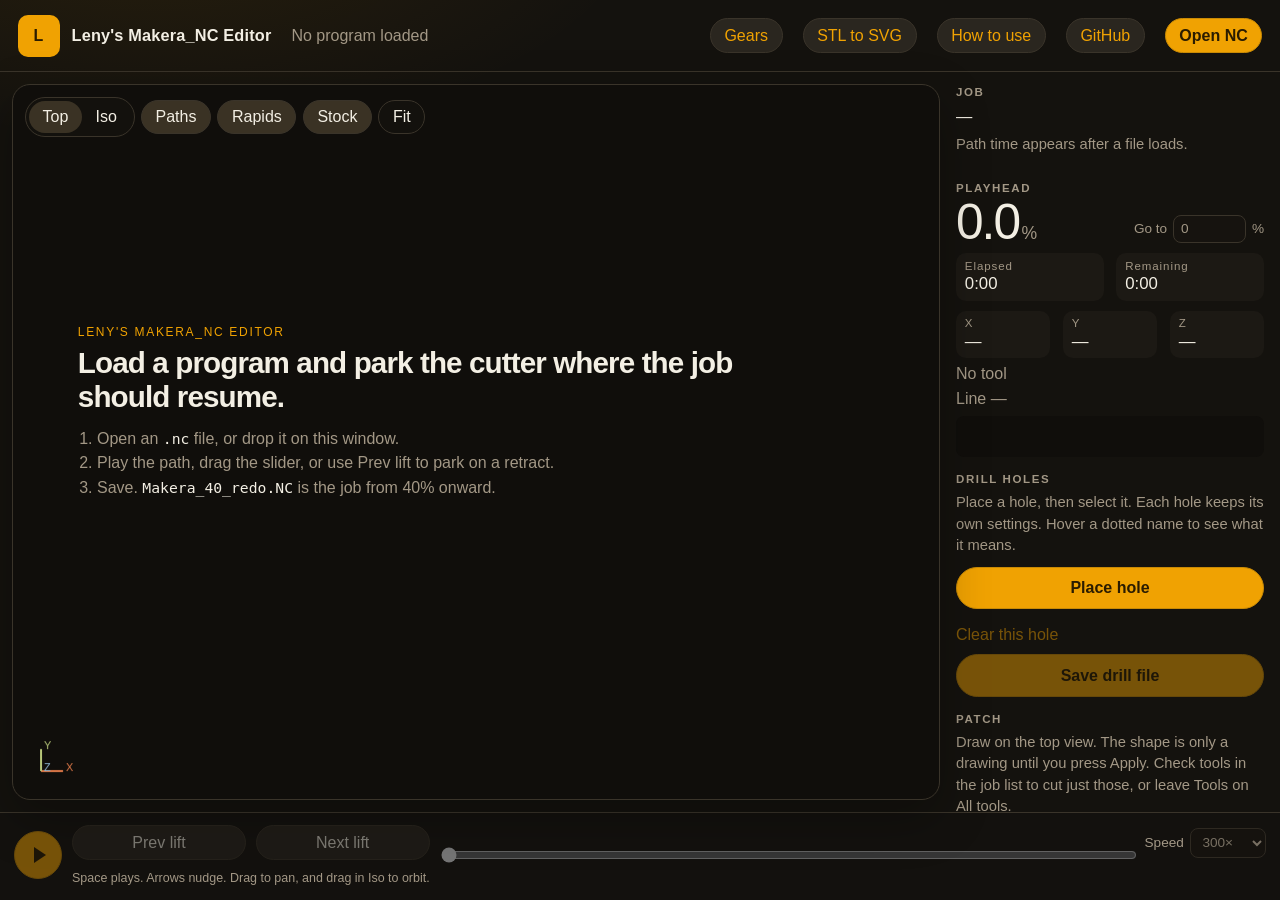
<file: index.html>
<!DOCTYPE html>
<html lang="en">
<head>
  <meta charset="utf-8" />
  <meta name="viewport" content="width=device-width, initial-scale=1" />
  <title>Leny's Makera_NC Editor</title>
  <link rel="stylesheet" href="app.css?v=12" />
</head>
<body>
  <header class="top">
    <div class="brand">
      <span class="mark">L</span>
      <div>
        <strong>Leny's Makera_NC Editor</strong>
      </div>
    </div>
    <p class="filemeta" id="fileMeta">No program loaded</p>
    <a class="doclink" href="giving-you-the-gears.html">Gears</a>
    <a class="doclink" href="stl-to-svg.html">STL to SVG</a>
    <a class="doclink" href="docs.html">How to use</a>
    <a class="doclink" href="https://github.com/LenyZen/makera-nc-editor" target="_blank" rel="noopener">GitHub</a>
    <button type="button" class="primary" id="openBtn">Open NC</button>
    <input id="file" type="file" accept=".nc,.NC,.gcode,.tap,.txt,text/plain" hidden />
  </header>

  <main>
    <section class="stage" id="stage">
      <canvas id="gl"></canvas>
      <canvas id="overlay"></canvas>
      <div class="viewbar">
        <div class="seg" role="group" aria-label="View">
          <button type="button" id="viewTop" aria-pressed="true">Top</button>
          <button type="button" id="viewIso" aria-pressed="false">Iso</button>
        </div>
        <button type="button" id="rotaryBtn" aria-pressed="false" hidden title="Spin the stock under the bit">Rotary</button>
        <button type="button" id="pathsBtn" aria-pressed="true">Paths</button>
        <button type="button" id="rapidsBtn" aria-pressed="true">Rapids</button>
        <button type="button" id="stockBtn" aria-pressed="true">Stock</button>
        <button type="button" id="fitBtn">Fit</button>
      </div>
      <div class="facebar" id="facebar" hidden>
        <button type="button" id="faceTop" data-face="top">Top</button>
        <button type="button" id="faceFront" data-face="front">Front</button>
        <button type="button" id="faceRight" data-face="right">Right</button>
        <button type="button" id="faceBack" data-face="back">Back</button>
        <button type="button" id="faceLeft" data-face="left">Left</button>
        <button type="button" id="faceBottom" data-face="bottom">Bottom</button>
      </div>
      <div class="legend" id="legend" hidden>
        <span id="zTop">0</span>
        <i></i>
        <span id="zBot">0</span>
        <em>Z</em>
      </div>
      <p class="shapenote" id="shapeNote" hidden></p>
      <div class="empty" id="empty">
        <p class="kicker">Leny's Makera_NC Editor</p>
        <h1>Load a program and park the cutter where the job should resume.</h1>
        <ol>
          <li>Open an <span>.nc</span> file, or drop it on this window.</li>
          <li>Play the path, drag the slider, or use Prev lift to park on a retract.</li>
          <li>Save. <span>Makera_40_redo.NC</span> is the job from 40% onward.</li>
        </ol>
      </div>
      <div class="loading" id="loading" hidden>
        <div>
          <strong id="loadTitle">Reading</strong>
          <div class="bar"><span id="loadBar"></span></div>
          <em id="loadSub"></em>
        </div>
      </div>
    </section>

    <aside>
      <section>
        <h2>Job</h2>
        <p class="jobname" id="jobName">—</p>
        <p class="quiet" id="jobFacts">Path time appears after a file loads.</p>
        <ul class="paths" id="paths"></ul>
      </section>

      <section>
        <h2>Playhead</h2>
        <div class="percent-row">
          <p class="percent" id="percentRead">0.0<span>%</span></p>
          <label class="goto">Go to
            <input id="percent" type="number" min="0" max="100" step="0.1" value="0" disabled />
            <span>%</span>
          </label>
        </div>
        <dl class="times">
          <div><dt>Elapsed</dt><dd id="elapsed">0:00</dd></div>
          <div><dt>Remaining</dt><dd id="remaining">0:00</dd></div>
        </dl>
        <dl class="dro">
          <div><dt>X</dt><dd id="posX">—</dd></div>
          <div><dt>Y</dt><dd id="posY">—</dd></div>
          <div><dt>Z</dt><dd id="posZ">—</dd></div>
        </dl>
        <p class="toolrow" id="toolRow">No tool</p>
        <p class="line" id="lineRead">Line —</p>
        <pre id="gcode" class="gcode"> </pre>
      </section>

      <section class="drill">
        <h2>Drill holes</h2>
        <p class="quiet">Place a hole, then select it. Each hole keeps its own settings. Hover a dotted name to see what it means.</p>
        <button type="button" class="primary savebtn" id="placeHole" data-hint-title="Place hole" data-hint="Adds a hole and selects it. The new hole copies the size, depth, peck, feed, spindle, and tool of the one you had selected.">Place hole</button>
        <ul class="holelist" id="holeList"></ul>
        <div class="mover" id="holeMove" hidden>
          <p class="quiet" id="holeMoveTitle">Hole 1</p>
          <div class="fields">
            <label data-hint-title="Size" data-hint="Common drill sizes, plus the pilot hole for each thread. A size with a screw name is the hole that screw wants: M3 is 2.5 mm, M4 is 3.3 mm, M6 is 5 mm. Choosing one fills in Diameter. Custom is for a bit that is not in the list. 3.175 mm is a 1/8 inch drill.">
              <span class="hinted">Size</span>
              <select id="drillSize"></select>
            </label>
            <label data-hint-title="Diameter" data-hint="Width of the hole, in millimeters. Match it to the bit in the spindle. The circle on the plate is drawn at this size.">
              <span class="hinted">Diameter</span>
              <input id="drillDia" type="number" min="0.1" step="0.025" value="3.175" />
            </label>
            <label data-hint-title="Depth" data-hint="How far the drill goes down from the top of the plate, in millimeters. A depth of 3 stops the tip 3 mm below the surface.">
              <span class="hinted">Depth</span>
              <input id="drillDepth" type="number" min="0.1" step="0.1" value="3" />
            </label>
            <label data-hint-title="Peck" data-hint="How far the drill cuts before it lifts to clear chips, in millimeters. A deep hole in one push packs chips and can snap the bit. Peck 1 means drill 1 mm, pull up, then drill the next 1 mm, until the depth is reached. 0.5–1 mm is a safe start for a small bit.">
              <span class="hinted">Peck</span>
              <input id="drillPeck" type="number" min="0.1" step="0.1" value="1" />
            </label>
            <label data-hint-title="Feed" data-hint="How fast the drill pushes down, in millimeters per minute. 200 is a slow plunge for a small bit in aluminum. A higher feed finishes sooner and is harder on a thin bit.">
              <span class="hinted">Feed</span>
              <input id="drillFeed" type="number" min="1" step="10" value="200" />
            </label>
            <label data-hint-title="Spindle" data-hint="How fast the bit spins, in revolutions per minute. 12000 is a normal speed for a small drill on the Z1. The file turns the spindle on at this speed before it drills.">
              <span class="hinted">Spindle</span>
              <input id="drillSpindle" type="number" min="1000" step="500" value="12000" />
            </label>
            <label data-hint-title="Tool" data-hint="The tool slot for this hole: T1, T2, and so on. Give each bit its own number so the Z1 stops for the change. Holes that share a tool number are drilled with the same bit.">
              <span class="hinted">Tool</span>
              <input id="drillTool" type="number" min="1" step="1" value="1" />
            </label>
            <label class="check" data-hint-title="Through the plate" data-hint="Drills the full thickness and 0.5 mm past the bottom so the hole breaks through. Depth is filled from the stock and locked while this is checked. Load a program first so the plate thickness is known.">
              <input id="drillThrough" type="checkbox" />
              <span class="hinted">Through the plate</span>
            </label>
          </div>
          <label class="axis" data-hint-title="X position" data-hint="Left-right position of this hole, in millimeters, from the front-left corner of the top of the plate. The slider steps by 0.1 mm. The box under it is exact to 0.001 mm.">
            <span class="hinted">X</span>
            <input id="holeX" type="range" min="0" max="100" step="0.1" value="0" aria-label="Hole X" />
            <input id="holeXNum" type="number" step="0.001" value="0" aria-label="Hole X value" />
          </label>
          <label class="axis" data-hint-title="Y position" data-hint="Front-back position of this hole, in millimeters, from the front-left corner of the top of the plate. The slider steps by 0.1 mm. The box under it is exact to 0.001 mm.">
            <span class="hinted">Y</span>
            <input id="holeY" type="range" min="0" max="100" step="0.1" value="0" aria-label="Hole Y" />
            <input id="holeYNum" type="number" step="0.001" value="0" aria-label="Hole Y value" />
          </label>
        </div>
        <button type="button" class="threadbtn" id="threadOpen" hidden data-hint-title="Thread this hole" data-hint="Opens the thread screen for this hole only. The drill makes a plain pilot. A different bit, the thread mill, spirals inside that pilot and cuts the grooves. Move the hole and the thread moves with it.">Thread this hole</button>
        <button type="button" class="texty" id="holeClear" disabled data-hint-title="Clear this hole" data-hint="Removes the highlighted hole. The other holes stay where they are.">Clear this hole</button>
        <button type="button" class="primary savebtn" id="drillSave" disabled data-hint-title="Save drill file" data-hint="Writes an NC file for these holes. Each hole is peck-drilled with its own bit. If a hole has a thread, the file then stops for a thread mill and cuts that thread as a second operation.">Save drill file</button>
      </section>

      <section class="patch">
        <h2>Patch</h2>
        <p class="quiet">Draw on the top view. The shape is only a drawing until you press Apply. Check tools in the job list to cut just those, or leave Tools on All tools.</p>
        <div class="seg" role="group" aria-label="Shape">
          <button type="button" id="patchRect" aria-pressed="false" data-hint-title="Rectangle" data-hint="Drag from one corner to the opposite corner on the top view. The shape stays a draft until Apply. Press the button again to put the pen down.">Rectangle</button>
          <button type="button" id="patchCircle" aria-pressed="false" data-hint-title="Circle" data-hint="Drag from the center out to the rim. The shape stays a draft until Apply. Press the button again to put the pen down.">Circle</button>
          <button type="button" id="patchPoly" aria-pressed="false" data-hint-title="Polygon" data-hint="Click each corner. Click the first corner again, or press Close polygon. The shape stays a draft until Apply.">Polygon</button>
        </div>
        <button type="button" class="texty" id="patchClose" hidden data-hint-title="Close polygon" data-hint="Joins the last corner to the first and keeps the polygon as a draft.">Close polygon</button>
        <ul class="holelist" id="patchList"></ul>
        <div class="mover" id="patchMove" hidden>
          <p class="quiet" id="patchTitle">Shape 1</p>
          <label data-hint-title="Tools" data-hint="All tools runs the shape on every bit in the job. Checked tools uses the boxes in the job list at the top. A checked row is the only tool the shape cuts. The other tools stay whole. The path changes when you press Apply.">
            <span class="hinted">Tools</span>
            <select id="patchScope">
              <option value="all">All tools</option>
              <option value="picked">Checked tools</option>
            </select>
          </label>
          <label data-hint-title="Keep" data-hint="Inside keeps the cuts in the shape and drops the rest. Outside drops the cuts in the shape and keeps the rest. The path changes when you press Apply.">
            <span class="hinted">Keep</span>
            <select id="patchMode">
              <option value="inside">Inside</option>
              <option value="outside">Outside</option>
            </select>
          </label>
          <label class="axis" data-hint-title="X position" data-hint="Left-right center of this shape, in millimeters. The slider steps by 0.1 mm. The box under it is exact to 0.001 mm. Moving it does not change the path until Apply.">
            <span class="hinted">X</span>
            <input id="patchX" type="range" min="0" max="100" step="0.1" value="0" aria-label="Shape X" />
            <input id="patchXNum" type="number" step="0.001" value="0" aria-label="Shape X value" />
          </label>
          <label class="axis" data-hint-title="Y position" data-hint="Front-back center of this shape, in millimeters. The slider steps by 0.1 mm. The box under it is exact to 0.001 mm. Moving it does not change the path until Apply.">
            <span class="hinted">Y</span>
            <input id="patchY" type="range" min="0" max="100" step="0.1" value="0" aria-label="Shape Y" />
            <input id="patchYNum" type="number" step="0.001" value="0" aria-label="Shape Y value" />
          </label>
          <label class="axis" data-hint-title="Size" data-hint="Width of the shape in millimeters. For a circle this is the diameter. A rectangle or polygon keeps the proportion you drew. Changing the size does not change the path until Apply.">
            <span class="hinted">Size</span>
            <input id="patchSize" type="range" min="0.2" max="100" step="0.1" value="10" aria-label="Shape size" />
            <input id="patchSizeNum" type="number" min="0.05" step="0.001" value="10" aria-label="Shape size value" />
          </label>
        </div>
        <button type="button" class="primary savebtn" id="patchApply" disabled data-hint-title="Apply" data-hint="Changes this job. Checked tools limits the cut to the tools you marked in the job list. All tools cuts every bit. Inside keeps the cuts in the shape. Outside drops them. Until you press Apply, the shape is only a drawing.">Apply</button>
        <button type="button" class="texty" id="patchClear" disabled data-hint-title="Clear this shape" data-hint="Removes the highlighted shape. A draft that was never applied leaves the path alone. A shape that was applied is taken back out of the path.">Clear this shape</button>
      </section>

      <section class="save">
        <h2>Save from playhead</h2>
        <label class="fname">Filename
          <input id="filename" type="text" spellcheck="false" value="Makera_0_redo.NC" disabled />
        </label>
        <button type="button" class="texty" id="nameReset" disabled>Use the percent name</button>
        <button type="button" class="primary savebtn" id="saveBtn" disabled>Save redo file</button>
        <p class="quiet" id="saveNote">The number in the name is the percent this file continues from. It selects that tool, starts the spindle, lifts to clearance, crosses to the restart XY, feeds down, then runs the rest of the path. The Z1 may pause for a tool change before it moves.</p>
        <p class="status" id="status"></p>
      </section>
    </aside>
  </main>

  <footer class="transport">
    <button type="button" class="play" id="play" aria-label="Play" disabled>
      <span class="glyph"></span>
    </button>
    <button type="button" id="prevLift" disabled>Prev lift</button>
    <button type="button" id="nextLift" disabled>Next lift</button>
    <input id="scrub" type="range" min="0" max="10000" value="0" disabled aria-label="Job percent" />
    <label class="speed">Speed
      <select id="speed" disabled>
        <option value="1">1×</option>
        <option value="10">10×</option>
        <option value="60">60×</option>
        <option value="300" selected>300×</option>
        <option value="1000">1000×</option>
        <option value="5000">5000×</option>
      </select>
    </label>
    <p class="hint">Space plays. Arrows nudge. Drag to pan, and drag in Iso to orbit.</p>
  </footer>

  <div id="threadScrim" class="scrim" hidden>
    <div class="sheet" role="dialog" aria-labelledby="threadTitle">
      <div class="sheet-head">
        <h2 id="threadTitle">Thread hole 1</h2>
        <button type="button" class="texty" id="threadClose">Close</button>
      </div>
      <p class="callout">The hole and the thread are two different cuts, with two different bits. The drill only makes a plain pilot hole. After that, the machine changes tools. A thread mill, which is smaller than the pilot, drops into the center and spirals around to cut the grooves. Do not try to cut the thread with the drill bit.</p>
      <div class="fields">
        <label class="span" data-hint-title="Thread" data-hint="Only the screws whose pilot matches this drilled hole. A 2.5 mm hole offers M3. A 5 mm hole offers M6. If the hole is not a standard pilot, the list is just Custom, and you can type the numbers yourself.">
          <span class="hinted">Thread</span>
          <select id="threadPreset"></select>
        </label>
        <label data-hint-title="Major diameter" data-hint="The named size of the screw, in millimeters. M3 means 3 mm across the outside of the screw. This is not the drill size. The drill is smaller.">
          <span class="hinted">Major</span>
          <input id="threadMajor" type="number" min="0.2" step="0.001" value="3" />
        </label>
        <label data-hint-title="Pitch" data-hint="Distance from one groove to the next, in millimeters. M3 coarse is 0.5 mm. Each full circle, the thread mill drops by this amount.">
          <span class="hinted">Pitch</span>
          <input id="threadPitch" type="number" min="0.05" step="0.001" value="0.5" />
        </label>
        <label data-hint-title="Pilot" data-hint="The plain hole the drill should make before threading. It is smaller than the screw. An M3 screw wants about a 2.5 mm pilot, not a 3 mm hole. This number does not change the hole until you use the button below.">
          <span class="hinted">Pilot</span>
          <input id="threadPilot" type="number" min="0.1" step="0.001" value="2.5" />
        </label>
        <label data-hint-title="Thread depth" data-hint="How far the grooves run down from the top of the plate. On a blind hole, keep this shorter than the drilled depth so the thread mill does not hit the bottom. A through hole can be threaded the full thickness.">
          <span class="hinted">Depth</span>
          <input id="threadDepth" type="number" min="0.1" step="0.1" value="2.5" />
        </label>
        <button type="button" class="texty span" id="threadUsePilot" data-hint-title="Set the hole to this pilot" data-hint="Changes this hole's drill diameter to the pilot above. The drill bit and the thread mill stay two different tools.">Set the hole to this pilot</button>
        <label data-hint-title="Thread mill" data-hint="Diameter of the thread mill, not the drill. It must be smaller than the pilot so it can drop into the hole, then spiral outward and cut the grooves.">
          <span class="hinted">Thread mill</span>
          <input id="threadMill" type="number" min="0.1" step="0.001" value="1.5" />
        </label>
        <label data-hint-title="Thread tool" data-hint="Tool slot for the thread mill. Use a different number than the drill. The machine will stop after the pilots and wait for you to put the thread mill in.">
          <span class="hinted">Tool</span>
          <input id="threadTool" type="number" min="1" step="1" value="2" />
        </label>
        <label data-hint-title="Thread feed" data-hint="How fast the thread mill moves along the spiral, in millimeters per minute. This is the thread mill's feed, not the drill's plunge feed.">
          <span class="hinted">Feed</span>
          <input id="threadFeed" type="number" min="1" step="10" value="200" />
        </label>
        <label data-hint-title="Thread spindle" data-hint="How fast the thread mill spins, in revolutions per minute. This starts when the thread mill is in the spindle, after the drill is done.">
          <span class="hinted">Spindle</span>
          <input id="threadSpindle" type="number" min="1000" step="500" value="12000" />
        </label>
      </div>
      <p class="quiet" id="threadNote"></p>
      <button type="button" class="primary savebtn" id="threadApply">Save thread on this hole</button>
      <button type="button" class="texty" id="threadRemove">Remove thread</button>
    </div>
  </div>
  <div id="hint" class="hintpop" hidden role="tooltip">
    <p class="hint-title" id="hintTitle"></p>
    <p class="hint-body" id="hintBody"></p>
  </div>
  <script src="makera.js?v=14"></script>
  <script src="app.js?v=28"></script>
</body>
</html>
</file>
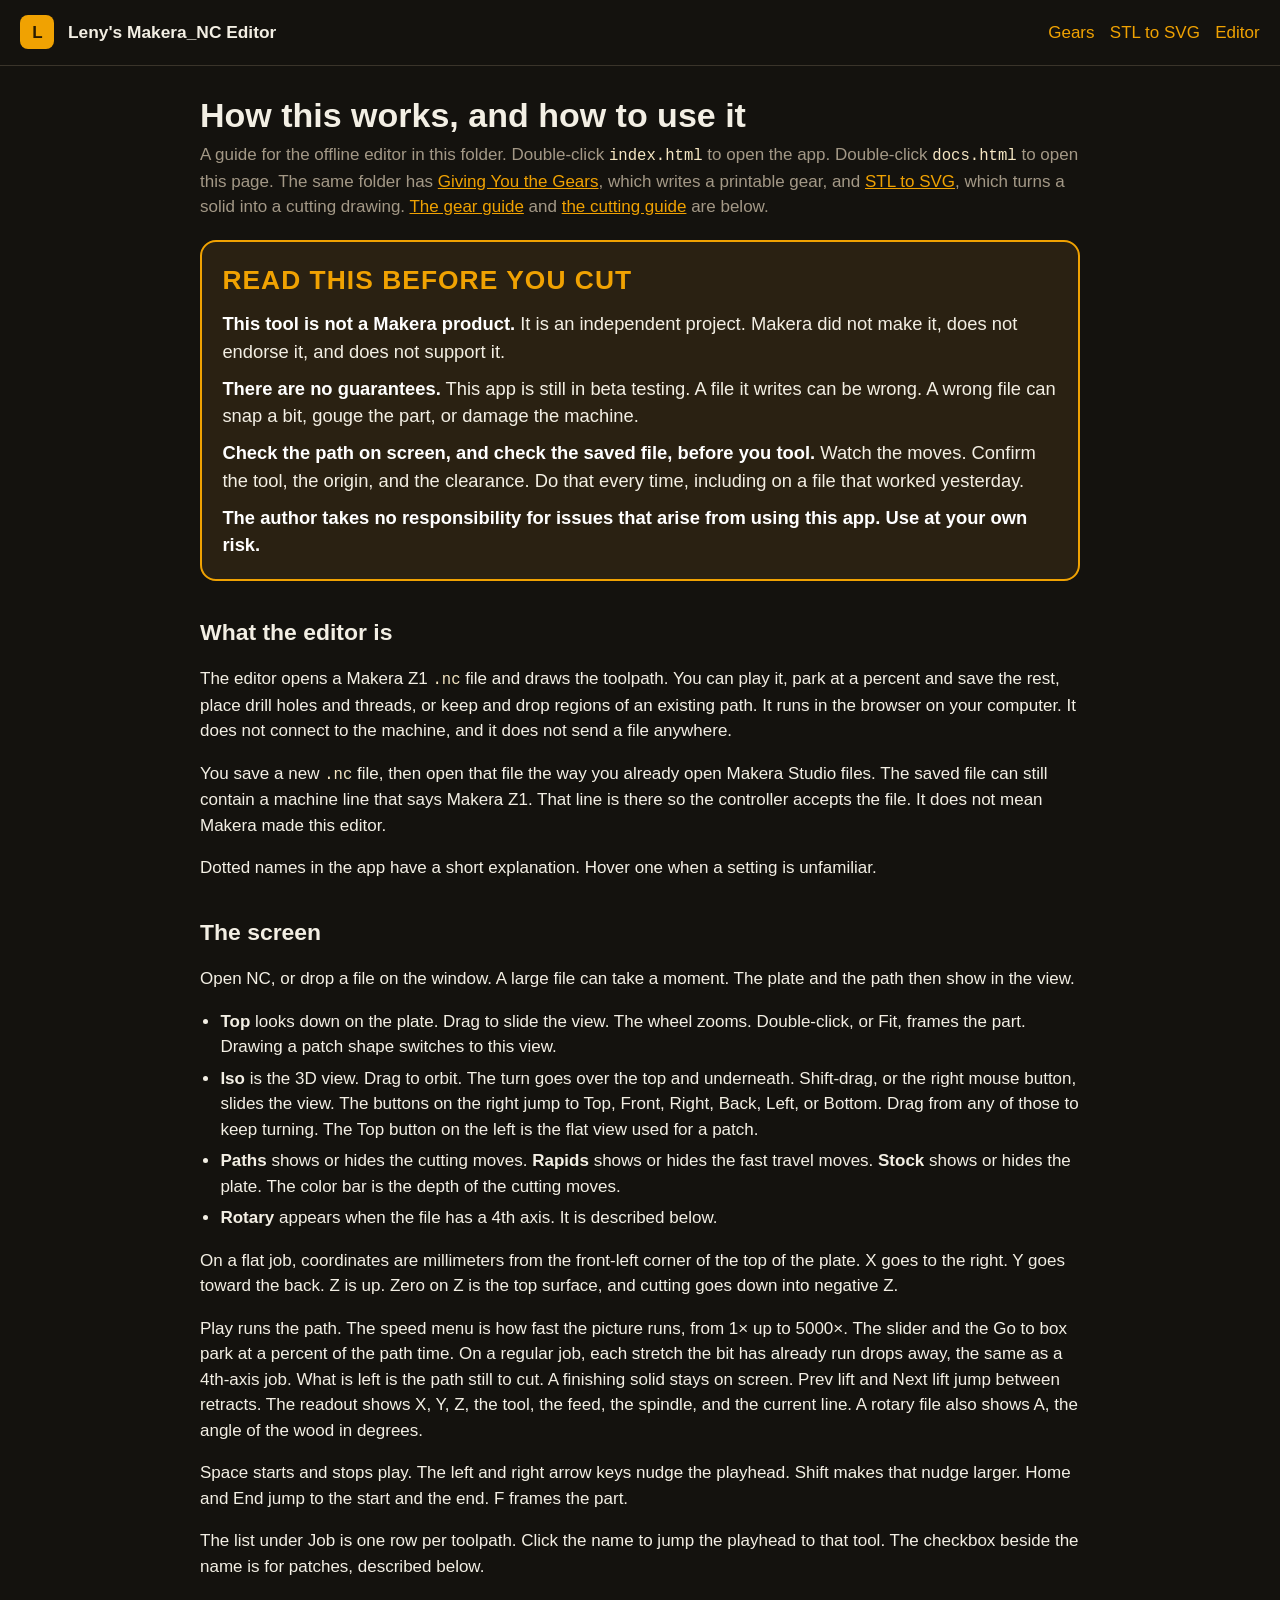
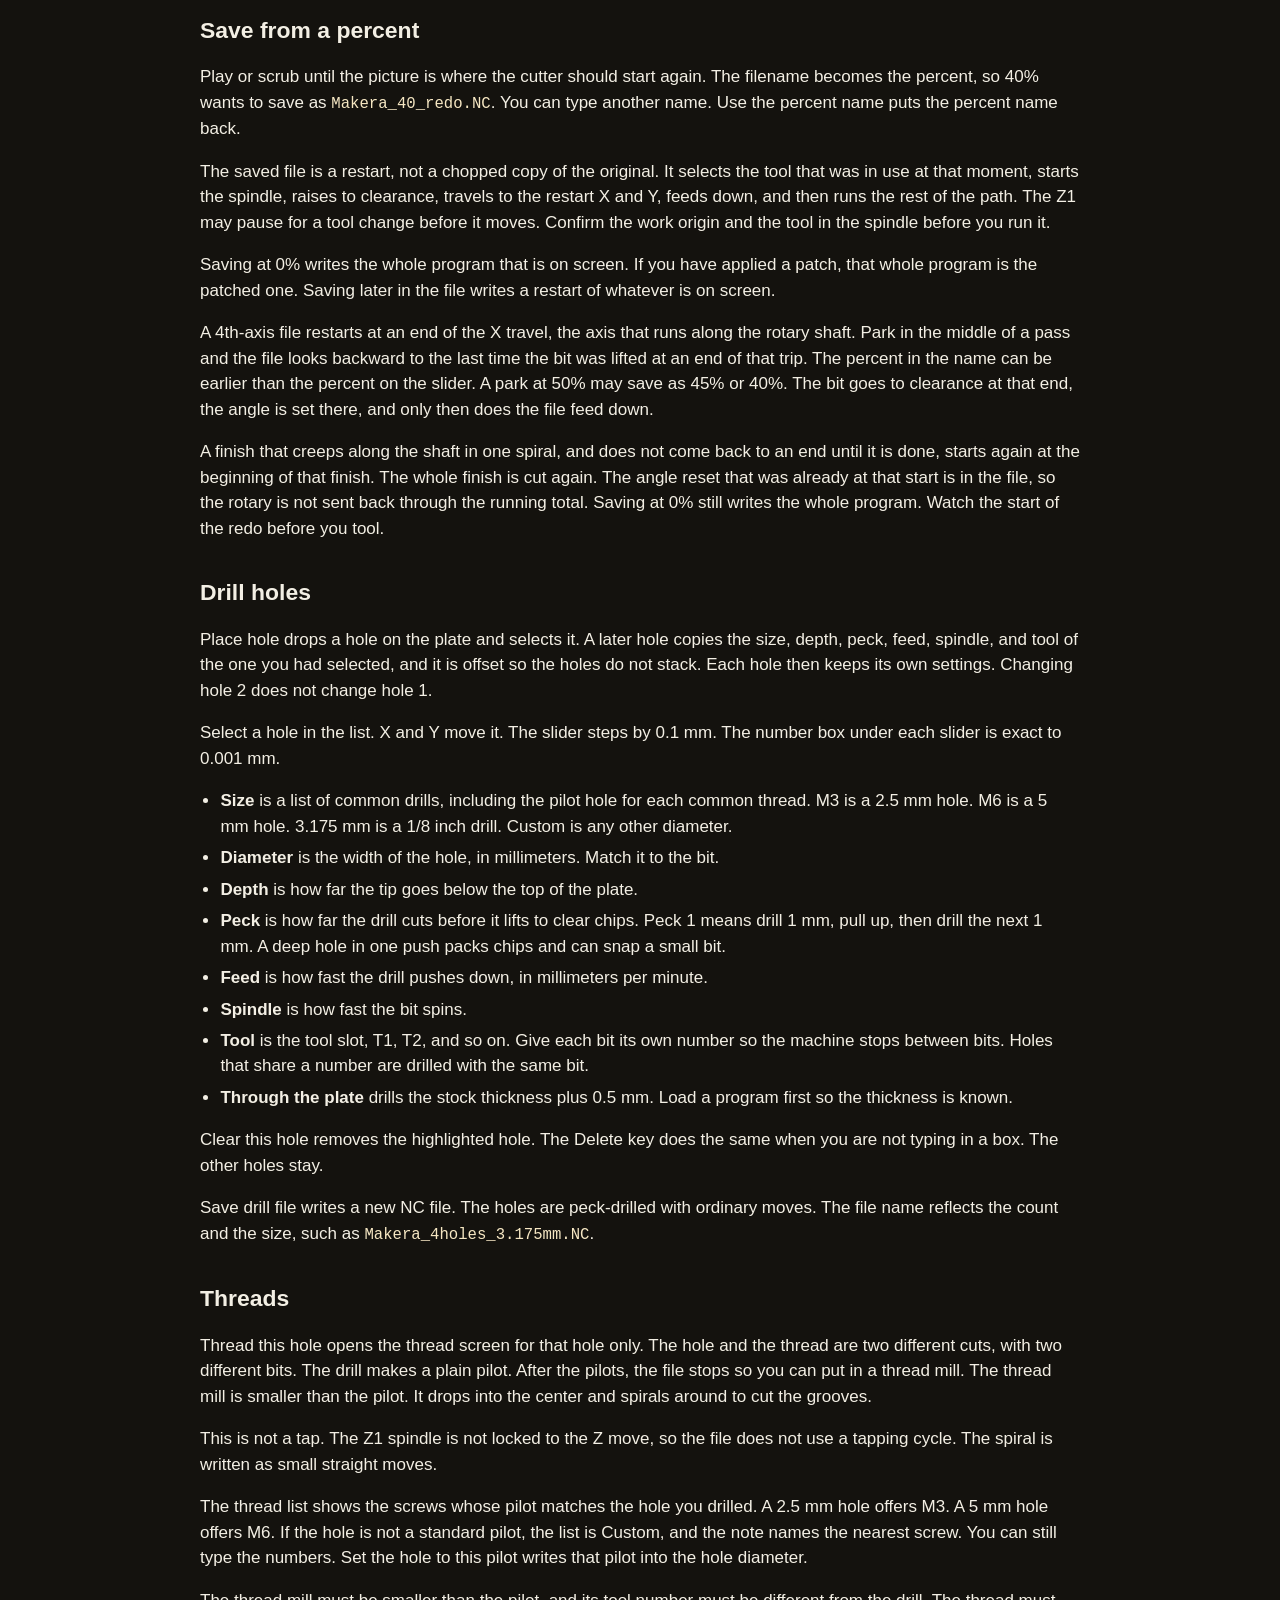
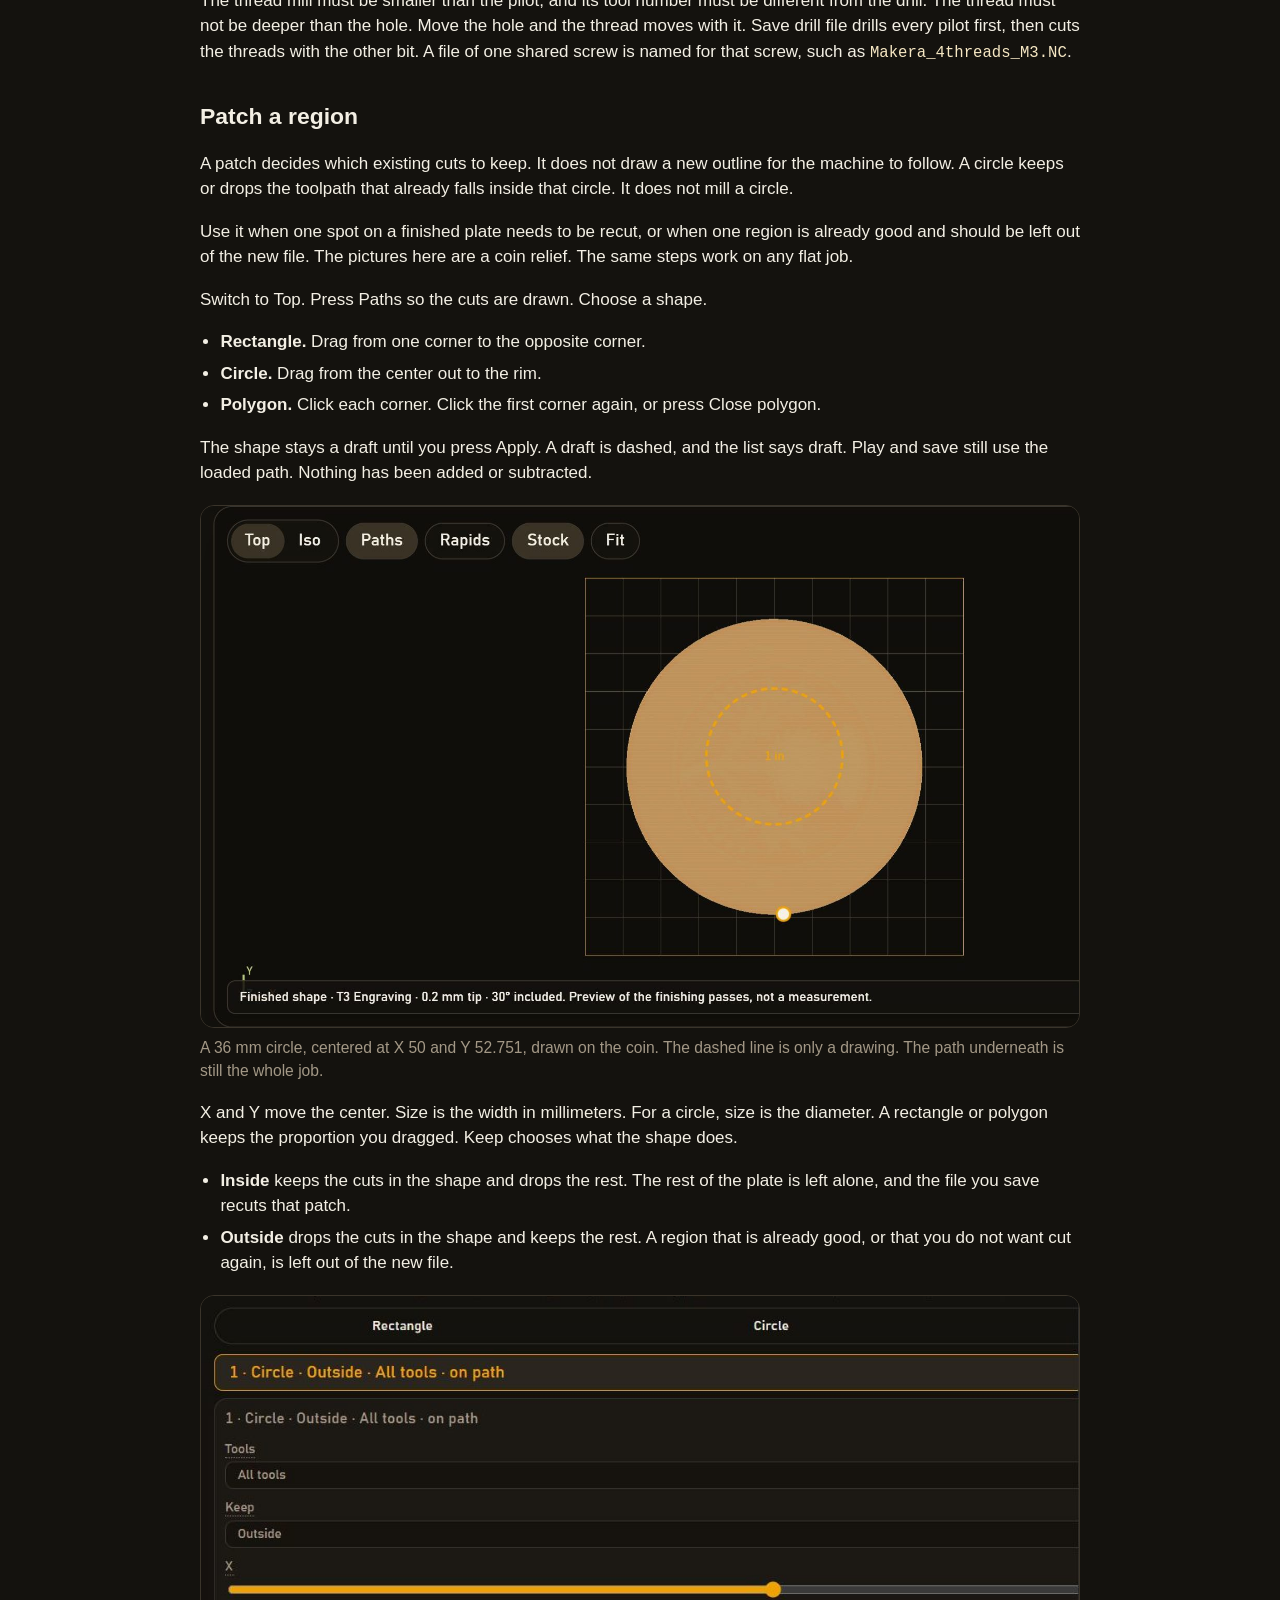
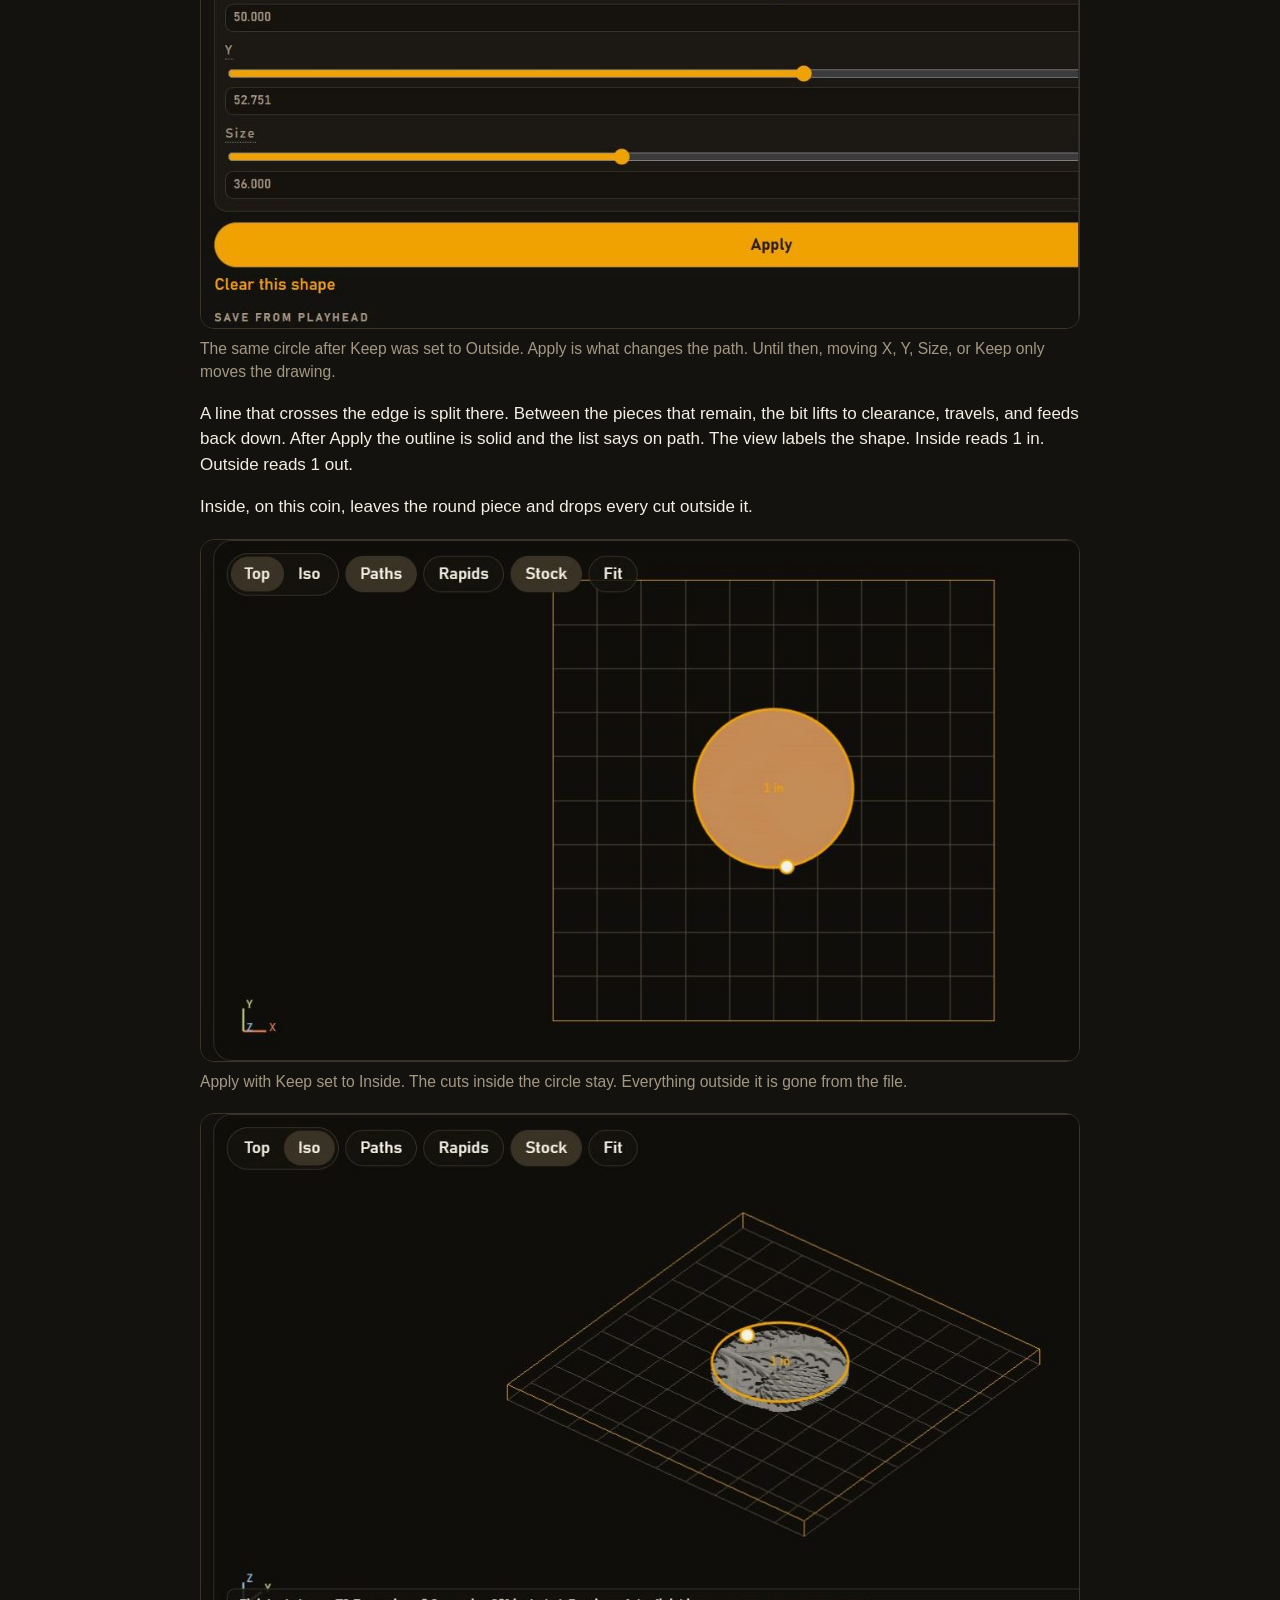
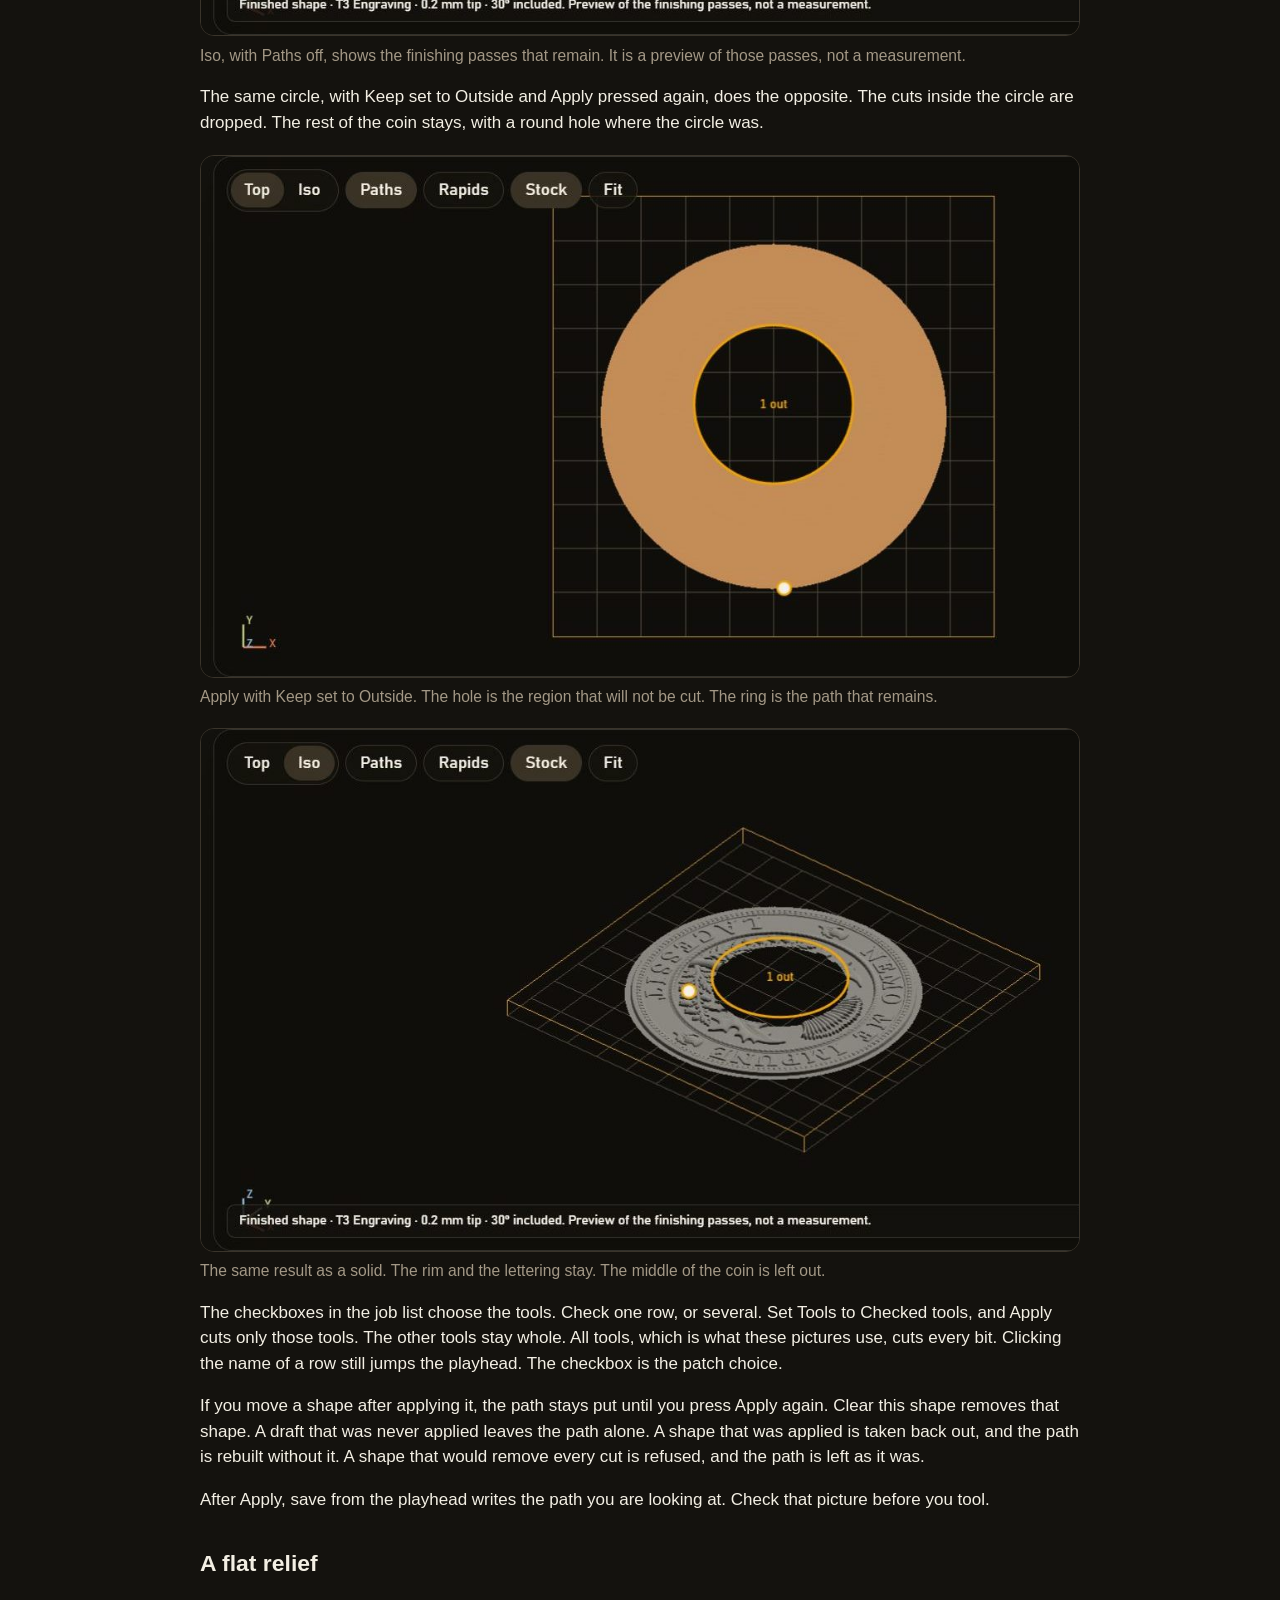
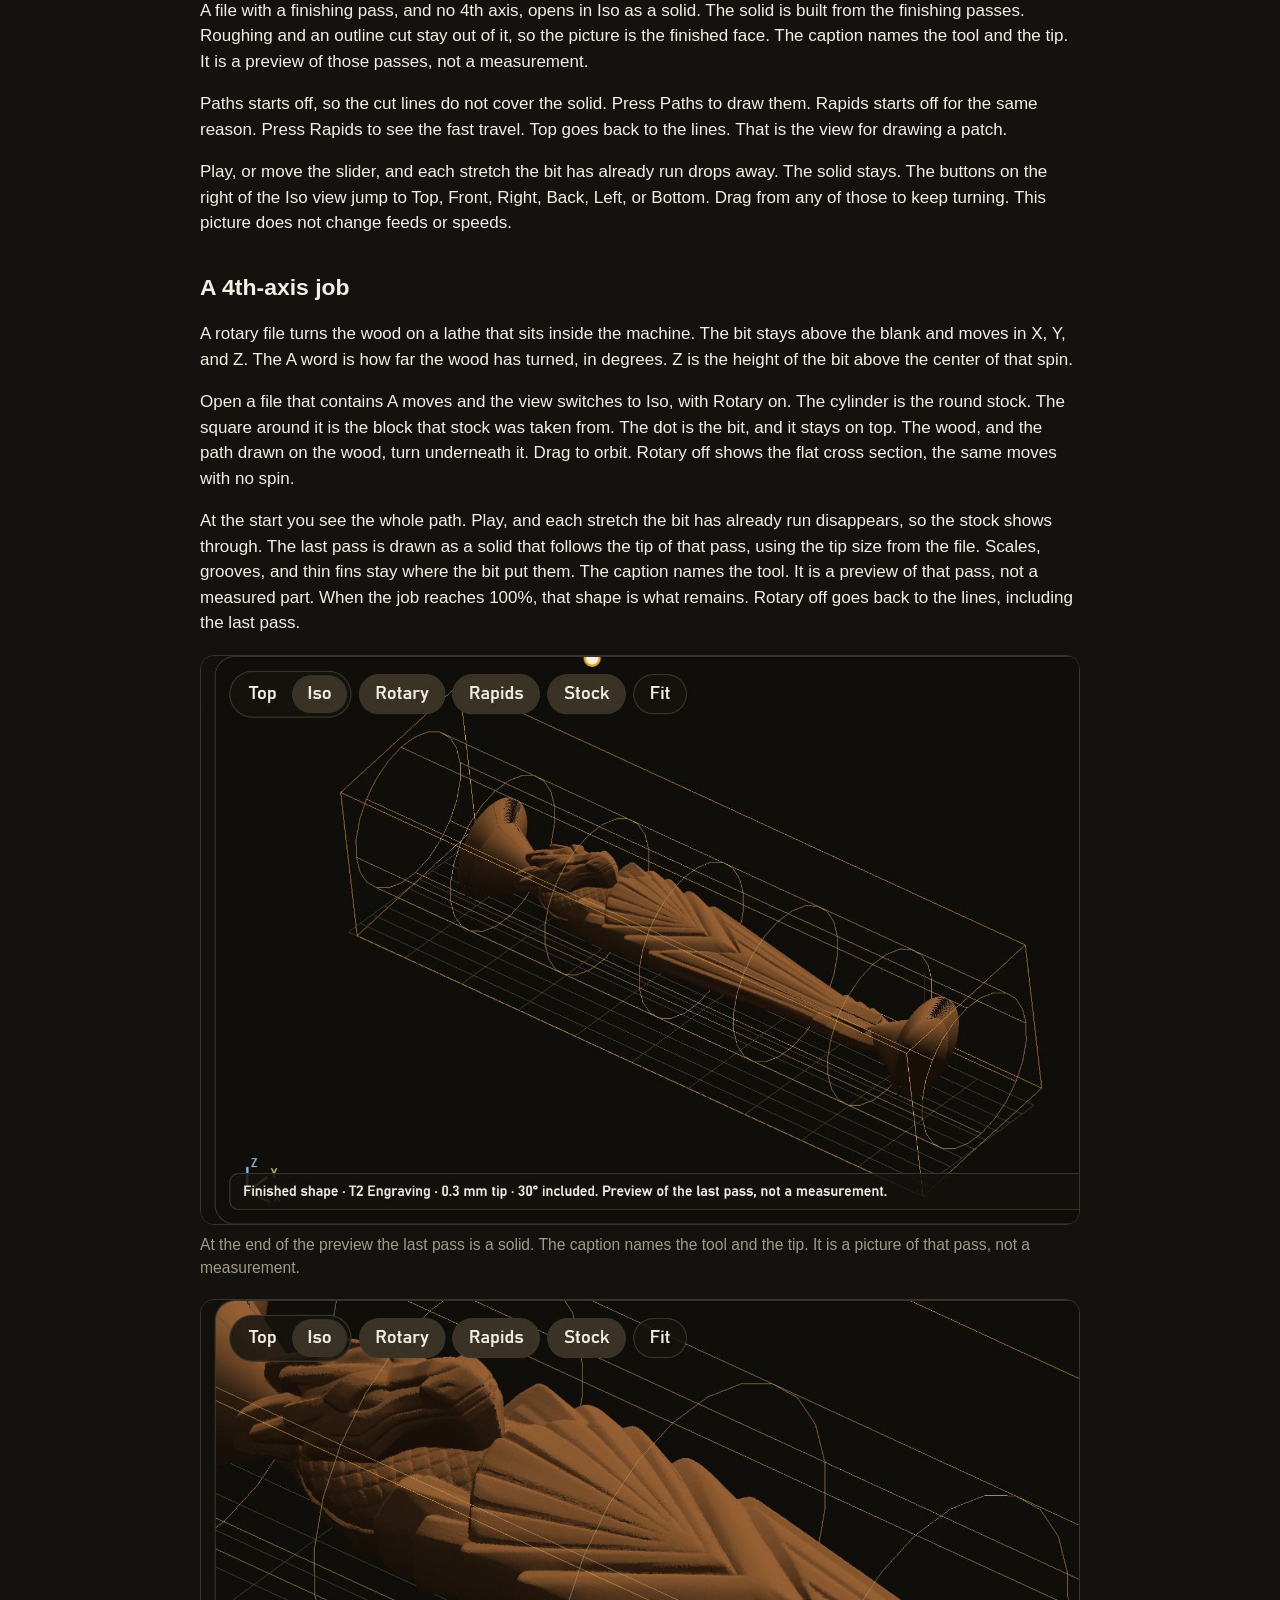
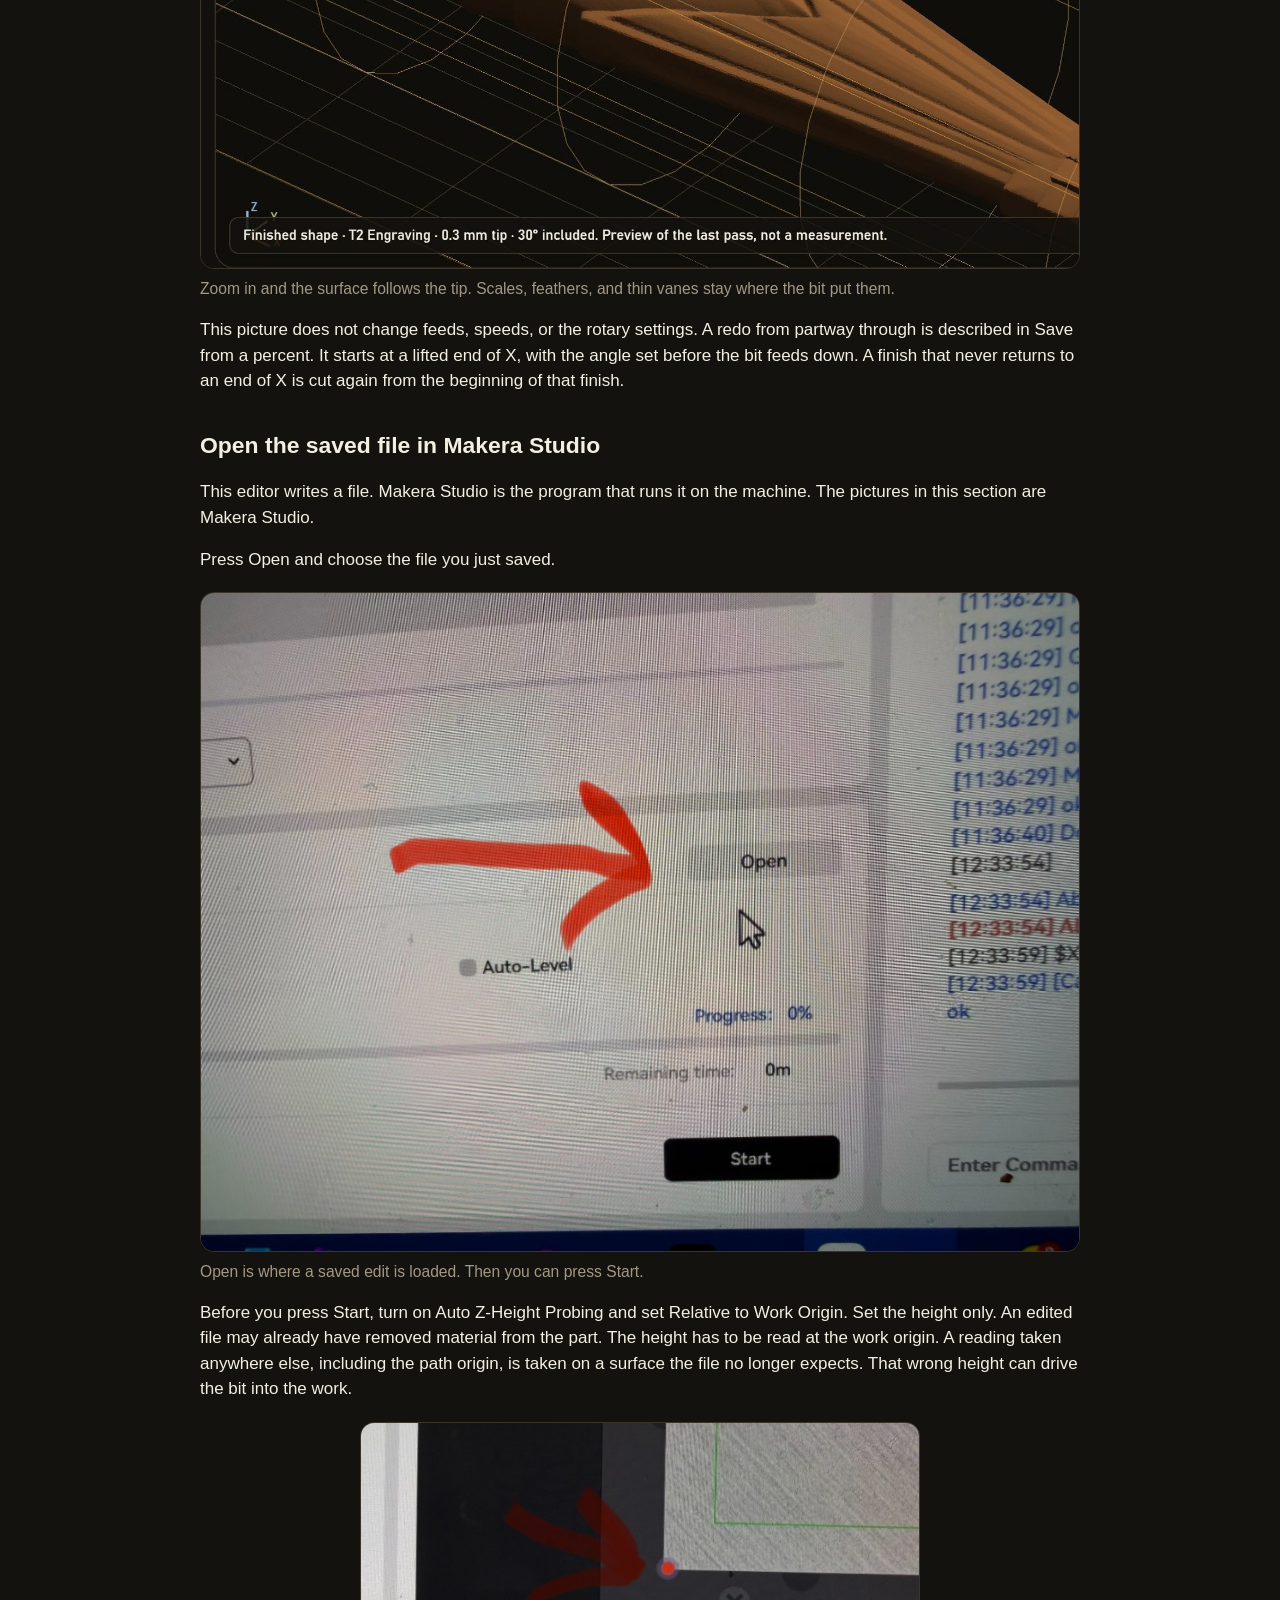
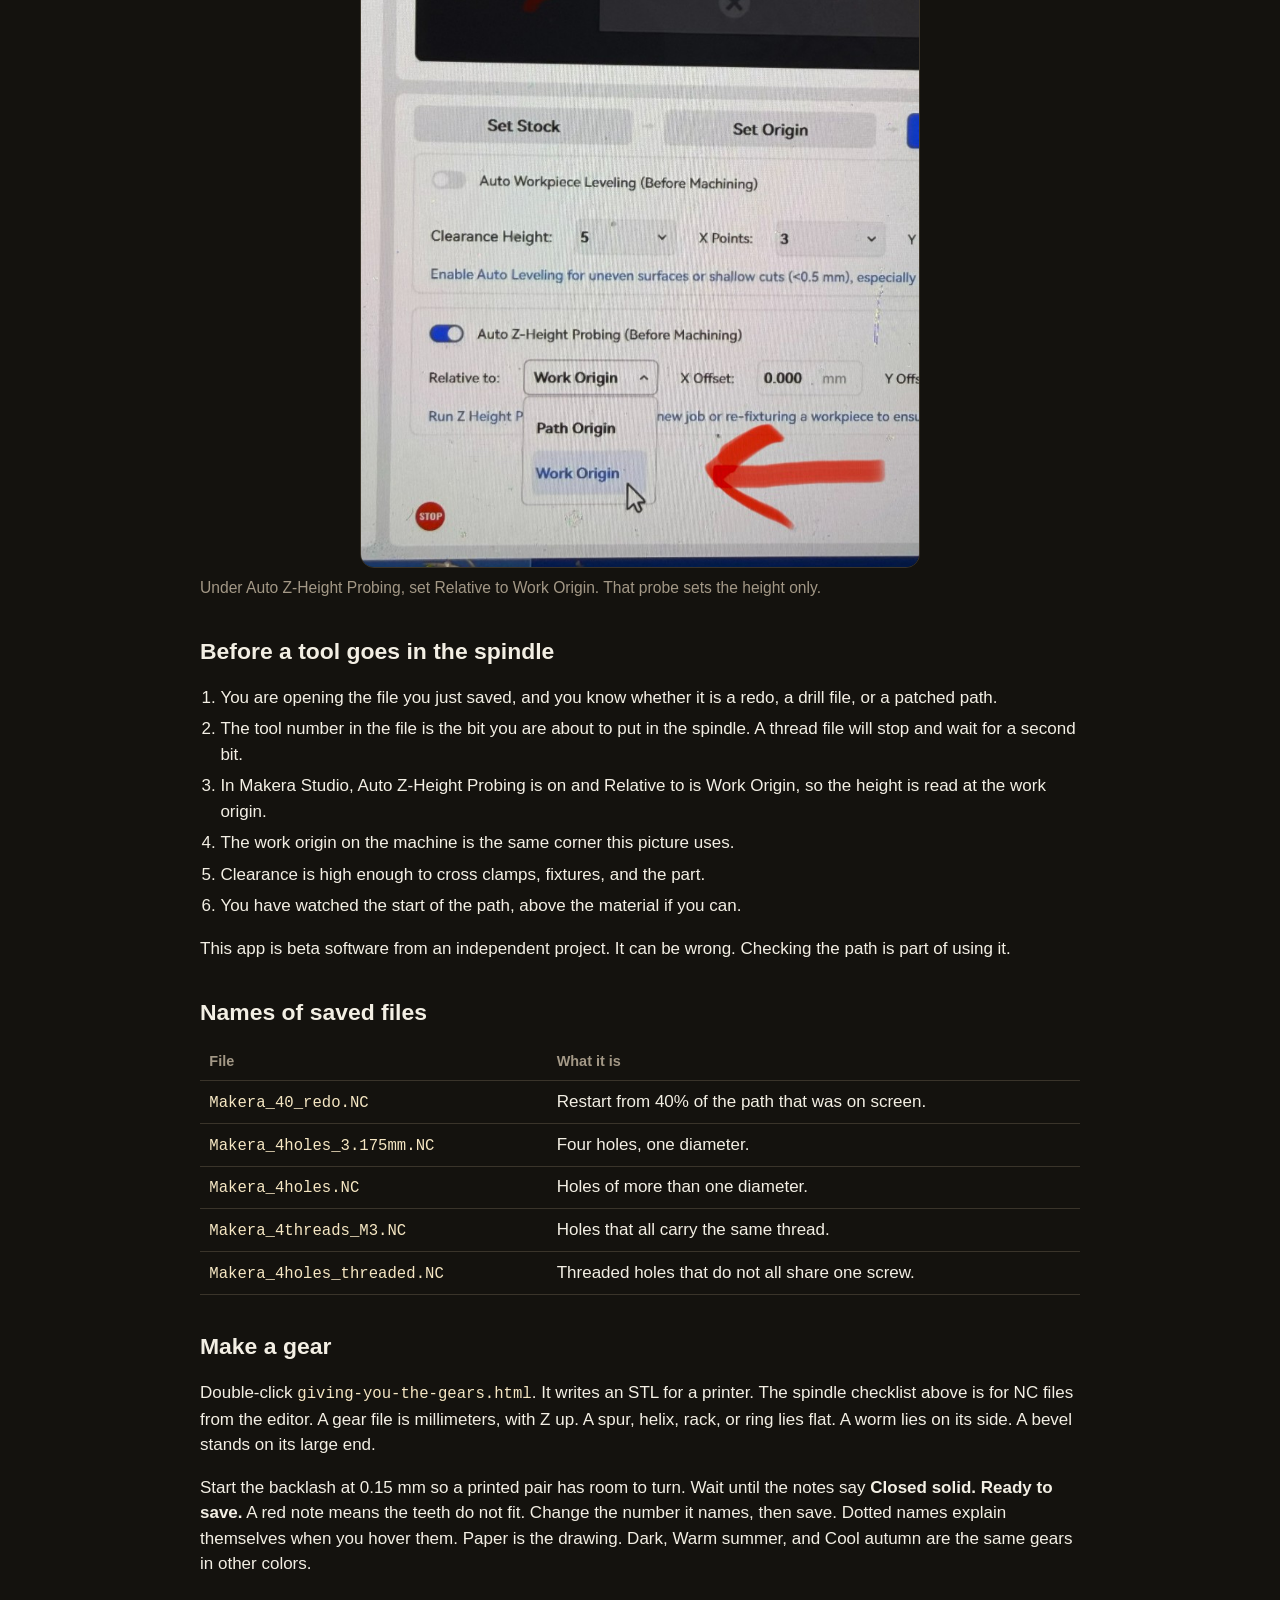
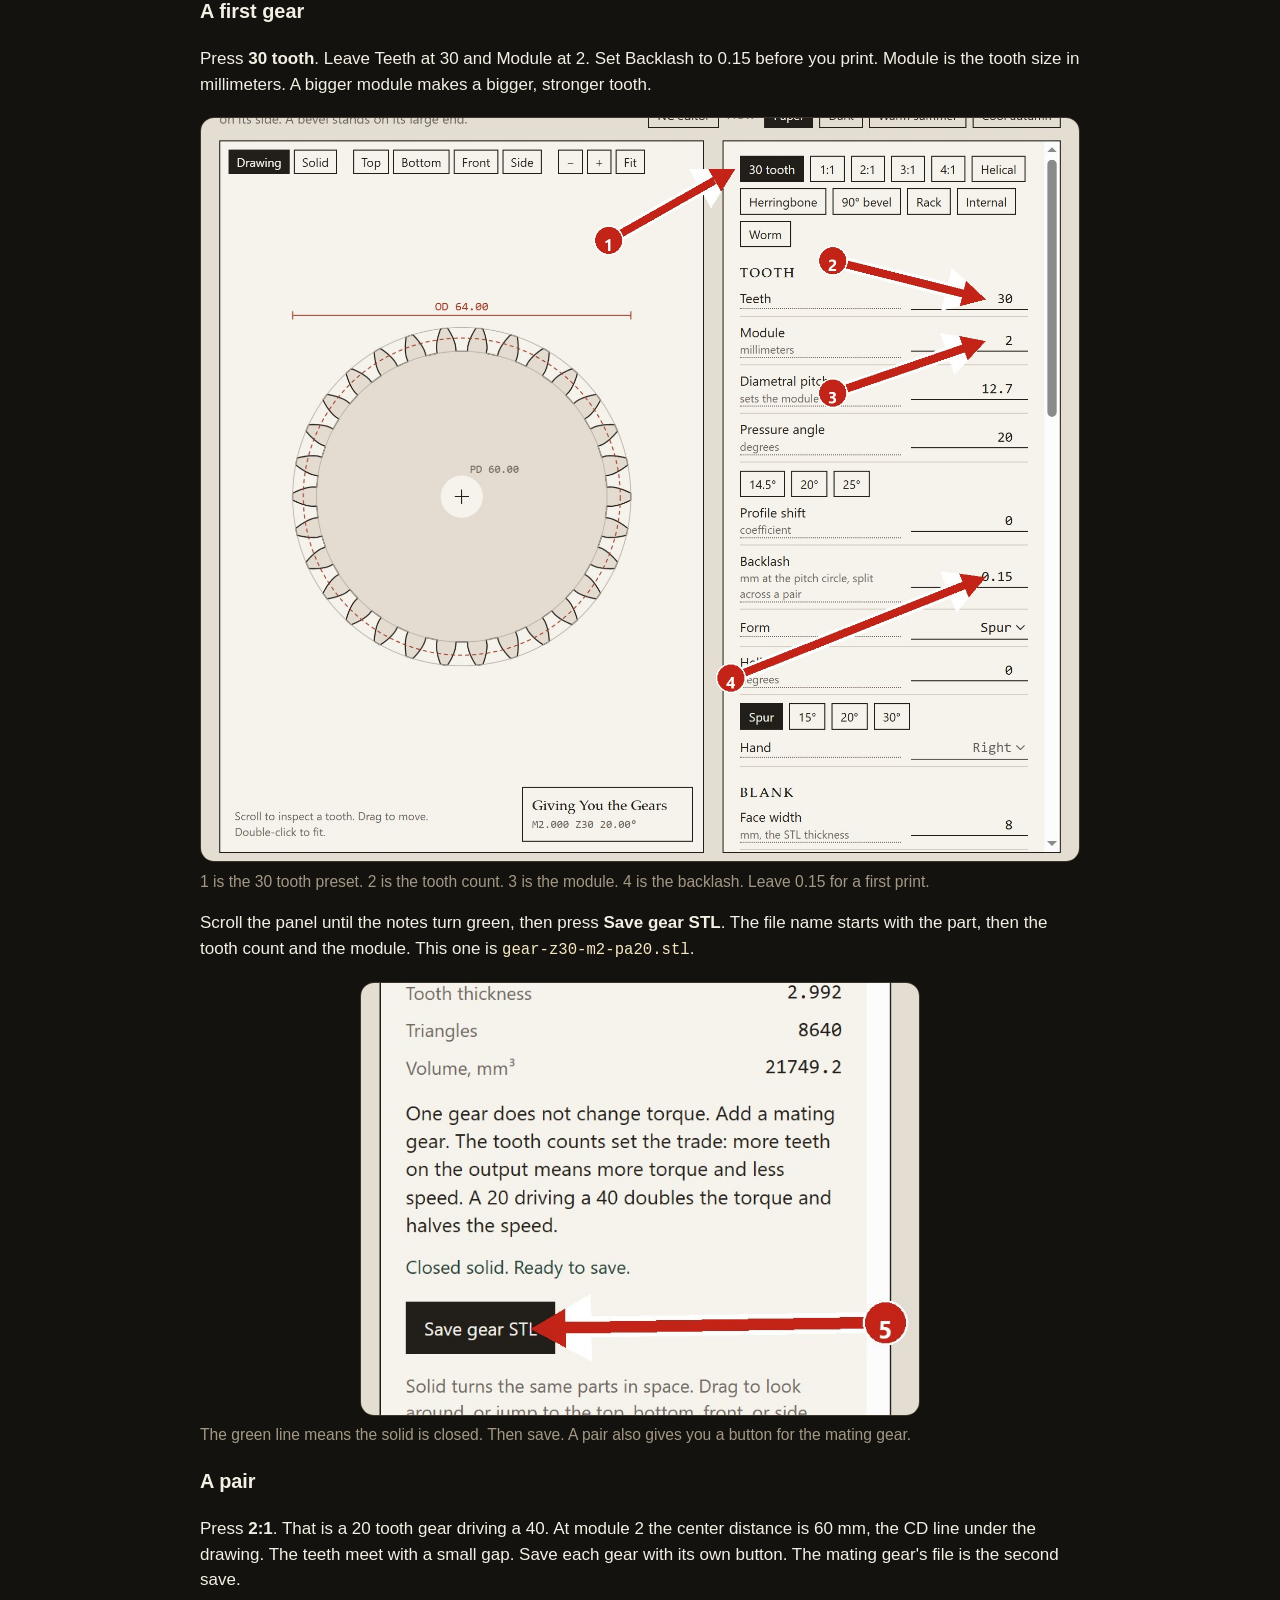
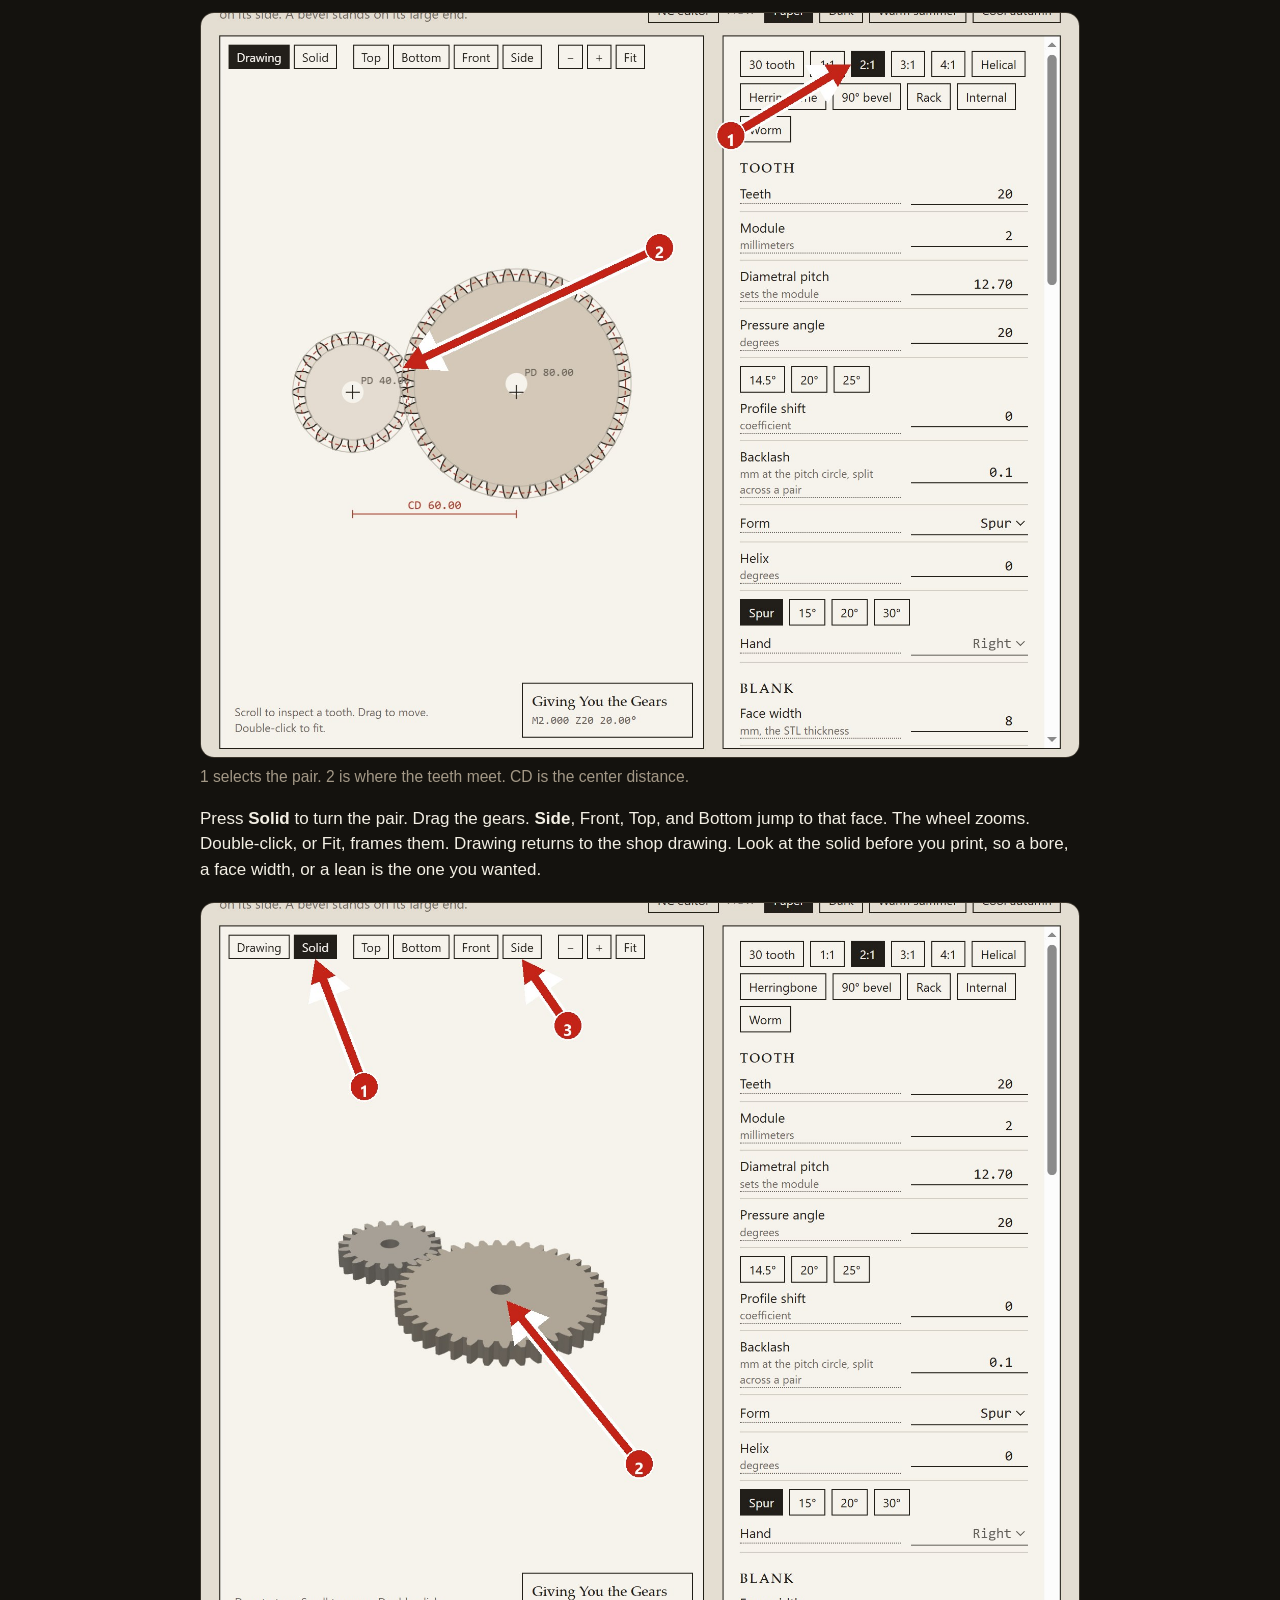
<file: docs.html>
<!DOCTYPE html>
<html lang="en">
<head>
  <meta charset="utf-8" />
  <meta name="viewport" content="width=device-width, initial-scale=1" />
  <title>How to use · Leny's Makera_NC Editor</title>
  <style>
    :root {
      --bg: #14120e;
      --bg-2: #1c1914;
      --panel: #221f19;
      --line: #3a342a;
      --text: #f3efe4;
      --muted: #a39886;
      --amber: #f0a202;
      --amber-ink: #2a1c00;
      color-scheme: dark;
    }
    * { box-sizing: border-box; }
    html, body {
      margin: 0;
      background:
        radial-gradient(900px 420px at 12% -10%, rgba(240, 162, 2, 0.09), transparent 55%),
        var(--bg);
      color: var(--text);
      font-family: Bahnschrift, "Segoe UI Variable", "Segoe UI", sans-serif;
      font-size: 17px;
      line-height: 1.5;
    }
    a { color: var(--amber); }
    header {
      display: flex;
      align-items: center;
      gap: 0.8rem;
      padding: 0.9rem 1.2rem;
      border-bottom: 1px solid var(--line);
    }
    .mark {
      width: 2rem;
      height: 2rem;
      display: grid;
      place-items: center;
      border-radius: 8px;
      background: var(--amber);
      color: var(--amber-ink);
      font-weight: 720;
    }
    header strong { font-size: 1.02rem; }
    header nav { margin-left: auto; display: flex; gap: 0.9rem; flex-wrap: wrap; }
    header nav a { text-decoration: none; }
    main {
      width: min(880px, calc(100% - 2rem));
      margin: 0 auto;
      padding: 1.6rem 0 4rem;
    }
    h1 { font-size: 2rem; line-height: 1.15; margin: 0.2rem 0 0.4rem; }
    h2 { font-size: 1.35rem; margin: 2rem 0 0.5rem; }
    p, li { color: var(--text); }
    .lead { color: var(--muted); margin-top: 0; }
    .caveat {
      margin: 1.2rem 0 0;
      padding: 1.15rem 1.2rem 1.2rem;
      border: 2px solid var(--amber);
      border-radius: 16px;
      background: #2a2112;
    }
    .caveat h2 {
      margin: 0 0 0.55rem;
      color: var(--amber);
      font-size: 1.55rem;
      letter-spacing: 0.04em;
      text-transform: uppercase;
    }
    .caveat p { margin: 0.55rem 0 0; font-size: 1.08rem; }
    .caveat strong { color: #fff; }
    code {
      font-family: "Cascadia Mono", Consolas, monospace;
      font-size: 0.92em;
      color: #f6e7c3;
    }
    ul, ol { padding-left: 1.2rem; }
    li + li { margin-top: 0.35rem; }
    table {
      width: 100%;
      border-collapse: collapse;
      margin: 0.8rem 0 0;
    }
    th, td {
      text-align: left;
      vertical-align: top;
      padding: 0.45rem 0.55rem;
      border-bottom: 1px solid var(--line);
    }
    th { color: var(--muted); font-weight: 650; font-size: 0.85rem; }
    figure.shot { margin: 1.15rem 0 0; }
    figure.shot img {
      display: block;
      width: 100%;
      height: auto;
      border: 1px solid var(--line);
      border-radius: 14px;
    }
    figure.shot.narrow img {
      width: min(560px, 100%);
      margin-inline: auto;
    }
    figcaption {
      color: var(--muted);
      font-size: 0.92rem;
      margin-top: 0.45rem;
    }
    footer {
      color: var(--muted);
      font-size: 0.92rem;
      margin-top: 2.5rem;
    }
  </style>
</head>
<body>
  <header>
    <span class="mark">L</span>
    <strong>Leny's Makera_NC Editor</strong>
    <nav>
      <a href="giving-you-the-gears.html">Gears</a>
      <a href="stl-to-svg.html">STL to SVG</a>
      <a href="index.html">Editor</a>
    </nav>
  </header>
  <main>
    <h1>How this works, and how to use it</h1>
    <p class="lead">A guide for the offline editor in this folder. Double-click <code>index.html</code> to open the app. Double-click <code>docs.html</code> to open this page. The same folder has <a href="giving-you-the-gears.html">Giving You the Gears</a>, which writes a printable gear, and <a href="stl-to-svg.html">STL to SVG</a>, which turns a solid into a cutting drawing. <a href="#gears">The gear guide</a> and <a href="#cut-svg">the cutting guide</a> are below.</p>

    <section class="caveat">
      <h2>Read this before you cut</h2>
      <p><strong>This tool is not a Makera product.</strong> It is an independent project. Makera did not make it, does not endorse it, and does not support it.</p>
      <p><strong>There are no guarantees.</strong> This app is still in beta testing. A file it writes can be wrong. A wrong file can snap a bit, gouge the part, or damage the machine.</p>
      <p><strong>Check the path on screen, and check the saved file, before you tool.</strong> Watch the moves. Confirm the tool, the origin, and the clearance. Do that every time, including on a file that worked yesterday.</p>
      <p><strong>The author takes no responsibility for issues that arise from using this app. Use at your own risk.</strong></p>
    </section>

    <h2>What the editor is</h2>
    <p>The editor opens a Makera Z1 <code>.nc</code> file and draws the toolpath. You can play it, park at a percent and save the rest, place drill holes and threads, or keep and drop regions of an existing path. It runs in the browser on your computer. It does not connect to the machine, and it does not send a file anywhere.</p>
    <p>You save a new <code>.nc</code> file, then open that file the way you already open Makera Studio files. The saved file can still contain a machine line that says Makera Z1. That line is there so the controller accepts the file. It does not mean Makera made this editor.</p>
    <p>Dotted names in the app have a short explanation. Hover one when a setting is unfamiliar.</p>

    <h2>The screen</h2>
    <p>Open NC, or drop a file on the window. A large file can take a moment. The plate and the path then show in the view.</p>
    <ul>
      <li><strong>Top</strong> looks down on the plate. Drag to slide the view. The wheel zooms. Double-click, or Fit, frames the part. Drawing a patch shape switches to this view.</li>
      <li><strong>Iso</strong> is the 3D view. Drag to orbit. The turn goes over the top and underneath. Shift-drag, or the right mouse button, slides the view. The buttons on the right jump to Top, Front, Right, Back, Left, or Bottom. Drag from any of those to keep turning. The Top button on the left is the flat view used for a patch.</li>
      <li><strong>Paths</strong> shows or hides the cutting moves. <strong>Rapids</strong> shows or hides the fast travel moves. <strong>Stock</strong> shows or hides the plate. The color bar is the depth of the cutting moves.</li>
      <li><strong>Rotary</strong> appears when the file has a 4th axis. It is described below.</li>
    </ul>
    <p>On a flat job, coordinates are millimeters from the front-left corner of the top of the plate. X goes to the right. Y goes toward the back. Z is up. Zero on Z is the top surface, and cutting goes down into negative Z.</p>
    <p>Play runs the path. The speed menu is how fast the picture runs, from 1× up to 5000×. The slider and the Go to box park at a percent of the path time. On a regular job, each stretch the bit has already run drops away, the same as a 4th-axis job. What is left is the path still to cut. A finishing solid stays on screen. Prev lift and Next lift jump between retracts. The readout shows X, Y, Z, the tool, the feed, the spindle, and the current line. A rotary file also shows A, the angle of the wood in degrees.</p>
    <p>Space starts and stops play. The left and right arrow keys nudge the playhead. Shift makes that nudge larger. Home and End jump to the start and the end. F frames the part.</p>
    <p>The list under Job is one row per toolpath. Click the name to jump the playhead to that tool. The checkbox beside the name is for patches, described below.</p>

    <h2>Save from a percent</h2>
    <p>Play or scrub until the picture is where the cutter should start again. The filename becomes the percent, so 40% wants to save as <code>Makera_40_redo.NC</code>. You can type another name. Use the percent name puts the percent name back.</p>
    <p>The saved file is a restart, not a chopped copy of the original. It selects the tool that was in use at that moment, starts the spindle, raises to clearance, travels to the restart X and Y, feeds down, and then runs the rest of the path. The Z1 may pause for a tool change before it moves. Confirm the work origin and the tool in the spindle before you run it.</p>
    <p>Saving at 0% writes the whole program that is on screen. If you have applied a patch, that whole program is the patched one. Saving later in the file writes a restart of whatever is on screen.</p>
    <p>A 4th-axis file restarts at an end of the X travel, the axis that runs along the rotary shaft. Park in the middle of a pass and the file looks backward to the last time the bit was lifted at an end of that trip. The percent in the name can be earlier than the percent on the slider. A park at 50% may save as 45% or 40%. The bit goes to clearance at that end, the angle is set there, and only then does the file feed down.</p>
    <p>A finish that creeps along the shaft in one spiral, and does not come back to an end until it is done, starts again at the beginning of that finish. The whole finish is cut again. The angle reset that was already at that start is in the file, so the rotary is not sent back through the running total. Saving at 0% still writes the whole program. Watch the start of the redo before you tool.</p>

    <h2>Drill holes</h2>
    <p>Place hole drops a hole on the plate and selects it. A later hole copies the size, depth, peck, feed, spindle, and tool of the one you had selected, and it is offset so the holes do not stack. Each hole then keeps its own settings. Changing hole 2 does not change hole 1.</p>
    <p>Select a hole in the list. X and Y move it. The slider steps by 0.1 mm. The number box under each slider is exact to 0.001 mm.</p>
    <ul>
      <li><strong>Size</strong> is a list of common drills, including the pilot hole for each common thread. M3 is a 2.5 mm hole. M6 is a 5 mm hole. 3.175 mm is a 1/8 inch drill. Custom is any other diameter.</li>
      <li><strong>Diameter</strong> is the width of the hole, in millimeters. Match it to the bit.</li>
      <li><strong>Depth</strong> is how far the tip goes below the top of the plate.</li>
      <li><strong>Peck</strong> is how far the drill cuts before it lifts to clear chips. Peck 1 means drill 1 mm, pull up, then drill the next 1 mm. A deep hole in one push packs chips and can snap a small bit.</li>
      <li><strong>Feed</strong> is how fast the drill pushes down, in millimeters per minute.</li>
      <li><strong>Spindle</strong> is how fast the bit spins.</li>
      <li><strong>Tool</strong> is the tool slot, T1, T2, and so on. Give each bit its own number so the machine stops between bits. Holes that share a number are drilled with the same bit.</li>
      <li><strong>Through the plate</strong> drills the stock thickness plus 0.5 mm. Load a program first so the thickness is known.</li>
    </ul>
    <p>Clear this hole removes the highlighted hole. The Delete key does the same when you are not typing in a box. The other holes stay.</p>
    <p>Save drill file writes a new NC file. The holes are peck-drilled with ordinary moves. The file name reflects the count and the size, such as <code>Makera_4holes_3.175mm.NC</code>.</p>

    <h2>Threads</h2>
    <p>Thread this hole opens the thread screen for that hole only. The hole and the thread are two different cuts, with two different bits. The drill makes a plain pilot. After the pilots, the file stops so you can put in a thread mill. The thread mill is smaller than the pilot. It drops into the center and spirals around to cut the grooves.</p>
    <p>This is not a tap. The Z1 spindle is not locked to the Z move, so the file does not use a tapping cycle. The spiral is written as small straight moves.</p>
    <p>The thread list shows the screws whose pilot matches the hole you drilled. A 2.5 mm hole offers M3. A 5 mm hole offers M6. If the hole is not a standard pilot, the list is Custom, and the note names the nearest screw. You can still type the numbers. Set the hole to this pilot writes that pilot into the hole diameter.</p>
    <p>The thread mill must be smaller than the pilot, and its tool number must be different from the drill. The thread must not be deeper than the hole. Move the hole and the thread moves with it. Save drill file drills every pilot first, then cuts the threads with the other bit. A file of one shared screw is named for that screw, such as <code>Makera_4threads_M3.NC</code>.</p>

    <h2>Patch a region</h2>
    <p>A patch decides which existing cuts to keep. It does not draw a new outline for the machine to follow. A circle keeps or drops the toolpath that already falls inside that circle. It does not mill a circle.</p>
    <p>Use it when one spot on a finished plate needs to be recut, or when one region is already good and should be left out of the new file. The pictures here are a coin relief. The same steps work on any flat job.</p>
    <p>Switch to Top. Press Paths so the cuts are drawn. Choose a shape.</p>
    <ul>
      <li><strong>Rectangle.</strong> Drag from one corner to the opposite corner.</li>
      <li><strong>Circle.</strong> Drag from the center out to the rim.</li>
      <li><strong>Polygon.</strong> Click each corner. Click the first corner again, or press Close polygon.</li>
    </ul>
    <p>The shape stays a draft until you press Apply. A draft is dashed, and the list says draft. Play and save still use the loaded path. Nothing has been added or subtracted.</p>
    <figure class="shot">
      <img src="docs/patch-draft.jpg" alt="Top view of a coin toolpath with a dashed circle drawn inside it, labeled 1 in, before Apply." />
      <figcaption>A 36 mm circle, centered at X 50 and Y 52.751, drawn on the coin. The dashed line is only a drawing. The path underneath is still the whole job.</figcaption>
    </figure>
    <p>X and Y move the center. Size is the width in millimeters. For a circle, size is the diameter. A rectangle or polygon keeps the proportion you dragged. Keep chooses what the shape does.</p>
    <ul>
      <li><strong>Inside</strong> keeps the cuts in the shape and drops the rest. The rest of the plate is left alone, and the file you save recuts that patch.</li>
      <li><strong>Outside</strong> drops the cuts in the shape and keeps the rest. A region that is already good, or that you do not want cut again, is left out of the new file.</li>
    </ul>
    <figure class="shot">
      <img src="docs/patch-controls.jpg" alt="The patch panel, with a circle set to Outside, All tools, X 50, Y 52.751, size 36, and Apply." />
      <figcaption>The same circle after Keep was set to Outside. Apply is what changes the path. Until then, moving X, Y, Size, or Keep only moves the drawing.</figcaption>
    </figure>
    <p>A line that crosses the edge is split there. Between the pieces that remain, the bit lifts to clearance, travels, and feeds back down. After Apply the outline is solid and the list says on path. The view labels the shape. Inside reads 1 in. Outside reads 1 out.</p>
    <p>Inside, on this coin, leaves the round piece and drops every cut outside it.</p>
    <figure class="shot">
      <img src="docs/patch-inside.jpg" alt="Top view after Apply Inside. Only a round disk of toolpath remains, labeled 1 in." />
      <figcaption>Apply with Keep set to Inside. The cuts inside the circle stay. Everything outside it is gone from the file.</figcaption>
    </figure>
    <figure class="shot">
      <img src="docs/patch-inside-shape.jpg" alt="Iso view of the round piece of the coin relief that Inside kept, with the circle labeled 1 in." />
      <figcaption>Iso, with Paths off, shows the finishing passes that remain. It is a preview of those passes, not a measurement.</figcaption>
    </figure>
    <p>The same circle, with Keep set to Outside and Apply pressed again, does the opposite. The cuts inside the circle are dropped. The rest of the coin stays, with a round hole where the circle was.</p>
    <figure class="shot">
      <img src="docs/patch-outside.jpg" alt="Top view after Apply Outside. The coin toolpath remains as a ring, with a round hole labeled 1 out." />
      <figcaption>Apply with Keep set to Outside. The hole is the region that will not be cut. The ring is the path that remains.</figcaption>
    </figure>
    <figure class="shot">
      <img src="docs/patch-outside-shape.jpg" alt="Iso view of the coin relief with a round hole in the center, labeled 1 out." />
      <figcaption>The same result as a solid. The rim and the lettering stay. The middle of the coin is left out.</figcaption>
    </figure>
    <p>The checkboxes in the job list choose the tools. Check one row, or several. Set Tools to Checked tools, and Apply cuts only those tools. The other tools stay whole. All tools, which is what these pictures use, cuts every bit. Clicking the name of a row still jumps the playhead. The checkbox is the patch choice.</p>
    <p>If you move a shape after applying it, the path stays put until you press Apply again. Clear this shape removes that shape. A draft that was never applied leaves the path alone. A shape that was applied is taken back out, and the path is rebuilt without it. A shape that would remove every cut is refused, and the path is left as it was.</p>
    <p>After Apply, save from the playhead writes the path you are looking at. Check that picture before you tool.</p>

    <h2>A flat relief</h2>
    <p>A file with a finishing pass, and no 4th axis, opens in Iso as a solid. The solid is built from the finishing passes. Roughing and an outline cut stay out of it, so the picture is the finished face. The caption names the tool and the tip. It is a preview of those passes, not a measurement.</p>
    <p>Paths starts off, so the cut lines do not cover the solid. Press Paths to draw them. Rapids starts off for the same reason. Press Rapids to see the fast travel. Top goes back to the lines. That is the view for drawing a patch.</p>
    <p>Play, or move the slider, and each stretch the bit has already run drops away. The solid stays. The buttons on the right of the Iso view jump to Top, Front, Right, Back, Left, or Bottom. Drag from any of those to keep turning. This picture does not change feeds or speeds.</p>

    <h2>A 4th-axis job</h2>
    <p>A rotary file turns the wood on a lathe that sits inside the machine. The bit stays above the blank and moves in X, Y, and Z. The A word is how far the wood has turned, in degrees. Z is the height of the bit above the center of that spin.</p>
    <p>Open a file that contains A moves and the view switches to Iso, with Rotary on. The cylinder is the round stock. The square around it is the block that stock was taken from. The dot is the bit, and it stays on top. The wood, and the path drawn on the wood, turn underneath it. Drag to orbit. Rotary off shows the flat cross section, the same moves with no spin.</p>
    <p>At the start you see the whole path. Play, and each stretch the bit has already run disappears, so the stock shows through. The last pass is drawn as a solid that follows the tip of that pass, using the tip size from the file. Scales, grooves, and thin fins stay where the bit put them. The caption names the tool. It is a preview of that pass, not a measured part. When the job reaches 100%, that shape is what remains. Rotary off goes back to the lines, including the last pass.</p>
    <figure class="shot">
      <img src="docs/rotary-overview.jpg" alt="A rotary carving shown as a finished wooden shape inside the stock outline, with Rotary on and the playhead at the end of the job." />
      <figcaption>At the end of the preview the last pass is a solid. The caption names the tool and the tip. It is a picture of that pass, not a measurement.</figcaption>
    </figure>
    <figure class="shot">
      <img src="docs/rotary-detail.jpg" alt="A close view of the same carving, with scales, chevron feathers, and long vanes following the tip of the last pass." />
      <figcaption>Zoom in and the surface follows the tip. Scales, feathers, and thin vanes stay where the bit put them.</figcaption>
    </figure>
    <p>This picture does not change feeds, speeds, or the rotary settings. A redo from partway through is described in Save from a percent. It starts at a lifted end of X, with the angle set before the bit feeds down. A finish that never returns to an end of X is cut again from the beginning of that finish.</p>

    <h2>Open the saved file in Makera Studio</h2>
    <p>This editor writes a file. Makera Studio is the program that runs it on the machine. The pictures in this section are Makera Studio.</p>
    <p>Press Open and choose the file you just saved.</p>
    <figure class="shot">
      <img src="docs/studio-open.jpg" alt="Makera Studio, with an arrow pointing at the Open button used to load a saved file." />
      <figcaption>Open is where a saved edit is loaded. Then you can press Start.</figcaption>
    </figure>
    <p>Before you press Start, turn on Auto Z-Height Probing and set Relative to Work Origin. Set the height only. An edited file may already have removed material from the part. The height has to be read at the work origin. A reading taken anywhere else, including the path origin, is taken on a surface the file no longer expects. That wrong height can drive the bit into the work.</p>
    <figure class="shot narrow">
      <img src="docs/studio-z-work-origin.jpg" alt="Makera Studio Auto Z-Height Probing, with Relative to set so Work Origin is selected." />
      <figcaption>Under Auto Z-Height Probing, set Relative to Work Origin. That probe sets the height only.</figcaption>
    </figure>

    <h2>Before a tool goes in the spindle</h2>
    <ol>
      <li>You are opening the file you just saved, and you know whether it is a redo, a drill file, or a patched path.</li>
      <li>The tool number in the file is the bit you are about to put in the spindle. A thread file will stop and wait for a second bit.</li>
      <li>In Makera Studio, Auto Z-Height Probing is on and Relative to is Work Origin, so the height is read at the work origin.</li>
      <li>The work origin on the machine is the same corner this picture uses.</li>
      <li>Clearance is high enough to cross clamps, fixtures, and the part.</li>
      <li>You have watched the start of the path, above the material if you can.</li>
    </ol>
    <p>This app is beta software from an independent project. It can be wrong. Checking the path is part of using it.</p>

    <h2>Names of saved files</h2>
    <table>
      <thead>
        <tr><th>File</th><th>What it is</th></tr>
      </thead>
      <tbody>
        <tr><td><code>Makera_40_redo.NC</code></td><td>Restart from 40% of the path that was on screen.</td></tr>
        <tr><td><code>Makera_4holes_3.175mm.NC</code></td><td>Four holes, one diameter.</td></tr>
        <tr><td><code>Makera_4holes.NC</code></td><td>Holes of more than one diameter.</td></tr>
        <tr><td><code>Makera_4threads_M3.NC</code></td><td>Holes that all carry the same thread.</td></tr>
        <tr><td><code>Makera_4holes_threaded.NC</code></td><td>Threaded holes that do not all share one screw.</td></tr>
      </tbody>
    </table>

    <h2 id="gears">Make a gear</h2>
    <p>Double-click <code>giving-you-the-gears.html</code>. It writes an STL for a printer. The spindle checklist above is for NC files from the editor. A gear file is millimeters, with Z up. A spur, helix, rack, or ring lies flat. A worm lies on its side. A bevel stands on its large end.</p>
    <p>Start the backlash at 0.15 mm so a printed pair has room to turn. Wait until the notes say <strong>Closed solid. Ready to save.</strong> A red note means the teeth do not fit. Change the number it names, then save. Dotted names explain themselves when you hover them. Paper is the drawing. Dark, Warm summer, and Cool autumn are the same gears in other colors.</p>

    <h3>A first gear</h3>
    <p>Press <strong>30 tooth</strong>. Leave Teeth at 30 and Module at 2. Set Backlash to 0.15 before you print. Module is the tooth size in millimeters. A bigger module makes a bigger, stronger tooth.</p>
    <figure class="shot">
      <img src="docs/gear-first.jpg" alt="The 30 tooth preset, with arrows on the preset, the tooth count 30, the module 2, and the backlash 0.15." />
      <figcaption>1 is the 30 tooth preset. 2 is the tooth count. 3 is the module. 4 is the backlash. Leave 0.15 for a first print.</figcaption>
    </figure>
    <p>Scroll the panel until the notes turn green, then press <strong>Save gear STL</strong>. The file name starts with the part, then the tooth count and the module. This one is <code>gear-z30-m2-pa20.stl</code>.</p>
    <figure class="shot narrow">
      <img src="docs/gear-save.jpg" alt="The notes reading Closed solid. Ready to save, with an arrow on the Save gear STL button." />
      <figcaption>The green line means the solid is closed. Then save. A pair also gives you a button for the mating gear.</figcaption>
    </figure>

    <h3>A pair</h3>
    <p>Press <strong>2:1</strong>. That is a 20 tooth gear driving a 40. At module 2 the center distance is 60 mm, the CD line under the drawing. The teeth meet with a small gap. Save each gear with its own button. The mating gear's file is the second save.</p>
    <figure class="shot">
      <img src="docs/gear-pair.jpg" alt="A 2 to 1 pair, with an arrow on the 2:1 preset and an arrow on the teeth where the two gears meet." />
      <figcaption>1 selects the pair. 2 is where the teeth meet. CD is the center distance.</figcaption>
    </figure>
    <p>Press <strong>Solid</strong> to turn the pair. Drag the gears. <strong>Side</strong>, Front, Top, and Bottom jump to that face. The wheel zooms. Double-click, or Fit, frames them. Drawing returns to the shop drawing. Look at the solid before you print, so a bore, a face width, or a lean is the one you wanted.</p>
    <figure class="shot">
      <img src="docs/gear-solid.jpg" alt="The same pair as a solid, with arrows on the Solid button, the gears, and the Side button." />
      <figcaption>1 opens the solid. 2 is the pair: drag it. 3 is the side view. Top, Front, and Fit sit on the same row.</figcaption>
    </figure>

    <h3>Other forms</h3>
    <p>The buttons under the ratios switch the form and fill in a working pair. Each one already has backlash. Check the green line, look at the solid, then save each part. One outside mesh is happiest from about 1:1 to 5:1. For more reduction, stack 3:1 stages, or use a worm.</p>
    <p><strong>Herringbone.</strong> Press Herringbone, then Side. The teeth lean one way and then the other, so the thrust cancels. Helical is the same lean without the V. Press Helical and the mate's hand flips itself. Parallel shafts need opposite hands.</p>
    <figure class="shot">
      <img src="docs/gear-herringbone.jpg" alt="A herringbone gear from the side, with an arrow on the Herringbone preset. The teeth form a V." />
      <figcaption>Herringbone, from the side. The V is the two helixes meeting in the middle. Helical is one lean, and the mate takes the other hand.</figcaption>
    </figure>
    <p><strong>90° bevel.</strong> Press 90° bevel. The shafts meet at a right angle. The large end is the bottom of the STL, so the gear stands on that face when you print it. Equal teeth make a miter, both cones at 45°.</p>
    <figure class="shot">
      <img src="docs/gear-bevel.jpg" alt="A 90 degree bevel pair in the solid view, with an arrow on the 90° bevel preset." />
      <figcaption>90° bevel. The two cones meet at a right angle. Print each one standing on its large end.</figcaption>
    </figure>
    <p><strong>Rack.</strong> Press Rack. The pinion rolls along a straight bar. One turn of a 20 tooth pinion at module 2 moves the bar 125.7 mm. The rack has no center hole. Its file name starts with <code>rack</code>.</p>
    <figure class="shot">
      <img src="docs/gear-rack.jpg" alt="A rack and pinion in the solid view, with an arrow on the Rack preset." />
      <figcaption>Rack. The pinion sits on the pitch line of the bar. Save the bar and the pinion separately.</figcaption>
    </figure>
    <p><strong>Internal ring.</strong> Press Internal. The pinion sits inside the ring, and both shafts turn the same way. The ring's teeth point inward. Its outside is a rim. The file name starts with <code>ring</code>.</p>
    <figure class="shot">
      <img src="docs/gear-internal.jpg" alt="An internal ring with a pinion inside it, with an arrow on the Internal preset." />
      <figcaption>Internal. The small gear runs inside the ring. Both shafts turn the same way.</figcaption>
    </figure>
    <p><strong>Worm.</strong> Press Worm. One start into 30 teeth is 30:1. The screw lies on its side in the STL. Its file starts with <code>worm</code>, and the wheel's file starts with <code>wheel</code>. A single-start worm usually stays put when the wheel tries to turn it backward. The notes say so. The save stays available.</p>
    <figure class="shot">
      <img src="docs/gear-worm.jpg" alt="A worm screw resting on a worm wheel, with an arrow on the Worm preset." />
      <figcaption>Worm. The screw lies across the wheel. One start into 30 teeth is a 30:1 reduction.</figcaption>
    </figure>
    <p>A round hole needs a set screw. Polygon with 6 sides is a hex measured across the flats. Solid leaves no hole. The hole stays straight through the part, including on a helix and a bevel.</p>

    <h2 id="cut-svg">Turn an STL into a cutting drawing</h2>
    <p>Double-click <code>stl-to-svg.html</code>, in the same folder as the editor. Nothing extra is installed. The page opens from the disk. It writes an SVG for Makera Studio. The spindle checklist above is for NC files from the editor. Dotted names explain themselves. Paper, Dark, Warm summer, and Cool autumn match the gear page.</p>

    <h3>Open the sample</h3>
    <p>Press <strong>Sample ornament</strong>, or press Load STL and choose your own file. The sample is a 50 mm disk, 1.25 mm thick. A through hole holds a loose inner disk. A recess on the right is 0.40 mm deep and stops partway through the sheet. Drag the solid. Scroll to zoom. Double-click to fit.</p>
    <figure class="shot">
      <img src="docs/stl-solid.jpg" alt="The sample ornament in the solid view, with arrows on the slice plane, the loose inner disk, and the shallow recess." />
      <figcaption>1 is the slice, the coloured rectangle. Only the walls it crosses become the cut. 2 is the loose inner disk, held in the through hole. 3 is the recess. It does not go through, so a slice through the middle leaves it out.</figcaption>
    </figure>

    <h3>Take the cut</h3>
    <p>Press <strong>Top</strong> for a sheet lying flat. Leave the slice in the middle of a 1.25 mm ornament. On the sample that height is 0.625 mm, inside a span of 1.250 mm. Press <strong>Generate cutting pattern</strong>. Pale is the acrylic that stays. The ground colour is what the cutter removes. Amber is a piece that comes loose once the cut around it is made. A dashed red line is open, and it is left out of the file.</p>
    <figure class="shot">
      <img src="docs/stl-pattern.jpg" alt="The cutting drawing of the sample, with arrows on the loose inner disk, the pale acrylic, and the loose colour in the key." />
      <figcaption>1 is the loose piece. The word loose sits beside it. 2 is acrylic that stays. The ring around the loose piece is cut away. 3 is the same loose colour in the key under the drawing.</figcaption>
    </figure>
    <p>Move the slice near a face and generate again when you want to see which openings are only decorative. On the sample, a slice near the top turns the recess into an opening. The middle slice does not.</p>
    <p>Leave <strong>Gap repair</strong> at 0.05 mm for intricate work. The page lists every gap and waits. Joining a gap closes the outline. Joining a real slot removes that opening.</p>
    <figure class="shot">
      <img src="docs/stl-controls.jpg" alt="The view and slice controls, with arrows on Top, the slice slider, Attach loose pieces, and Draw circle." />
      <figcaption>1 is Top, the flat sheet. 2 is the slice, here in the middle. Gap repair reads 0.05. Bridge width reads 1.5. 3 joins every loose piece at the nearest gap. 4 draws a circle so you can paint the place yourself. Draw box is the same idea with a rectangle. The black button builds the cutting drawing. Export SVG saves it.</figcaption>
    </figure>

    <h3>Profile from this view</h3>
    <p>Choose the direction first. <strong>Top</strong>, <strong>Front</strong>, and <strong>Side</strong> are the flat looks. Drag the solid, then press <strong>Use this view</strong> when the coloured rectangle should follow that look. Press <strong>Profile from this view</strong>. The drawing is the outline of the whole solid from that direction. The slice height is not used.</p>
    <figure class="shot">
      <img src="docs/stl-profile-view.jpg" alt="Front is selected. An arrow marks Profile from this view, beside Generate cutting pattern." />
      <figcaption>1 is Front, looking at the edge. 2 draws the profile from that direction. Generate cutting pattern still takes one slice. Top, Side, and Use this view choose a direction the same way.</figcaption>
    </figure>
    <p>A hole stays only where you can see straight through. A recess that stops partway is filled in. From Top, the sample profile is the 50 mm disk, the through hole, and the loose inner disk. From the front, the same solid is the edge of the sheet.</p>
    <figure class="shot">
      <img src="docs/stl-profile-edge.jpg" alt="The profile of the sample from the front, a pale bar labelled 50.00 by 1.25 mm." />
      <figcaption>1 is that profile. It is 50 mm wide and 1.25 mm tall. The through hole does not appear, because from the front you cannot see through it. Export SVG writes this outline as closed paths in millimetres.</figcaption>
    </figure>

    <h3>Hold a loose piece on</h3>
    <p><strong>Attach loose pieces</strong> runs a strip of the bridge width from each loose piece to the nearest surrounding material. It starts at 1.5 mm. A wider strip is stronger and closes more of the opening. <strong>Draw box</strong> or <strong>Draw circle</strong> paints the place yourself. Drag the box from corner to corner, or drag the circle from its centre out to the rim. Start on the loose piece and finish on the material that stays. The page asks before the cut changes.</p>
    <figure class="shot narrow">
      <img src="docs/stl-ask.jpg" alt="The question Attach this loose piece, with an arrow on the Attach button. The gap is 4.00 mm and the strip is 1.50 mm wide." />
      <figcaption>Read this before the cut changes. 1 keeps the strip, so the piece remains attached. Leave it loose keeps the original opening.</figcaption>
    </figure>
    <p>The strip is material that stays. The exported path walks around it. It is not an extra cut line. <strong>Undo attach</strong> puts that join back. Generate again starts over from the slice.</p>
    <figure class="shot">
      <img src="docs/stl-joined.jpg" alt="The sample after the join. The inner disk is held to the ring by a small tab, marked with an arrow." />
      <figcaption>1 is the strip. The inner disk is no longer loose. The rest of the hole is still an opening. The file is still 50 mm wide.</figcaption>
    </figure>
    <p>Press <strong>Export SVG</strong>. Every path is closed. The width and height are millimetres, and 1 unit in the file is 1 mm. In Makera Studio, confirm the imported width matches the size on the page before you cut. The path is the centre of the cut. The file does not offset for a bit. Scale 1 keeps the STL's own millimetres.</p>

    <footer>
      <p>Leny's Makera_NC Editor is an independent beta. It is not a Makera product. There are no guarantees. Check every path before you tool. The author takes no responsibility for issues that arise from using this app. Use at your own risk.</p>
    </footer>
  </main>
</body>
</html>
</file>
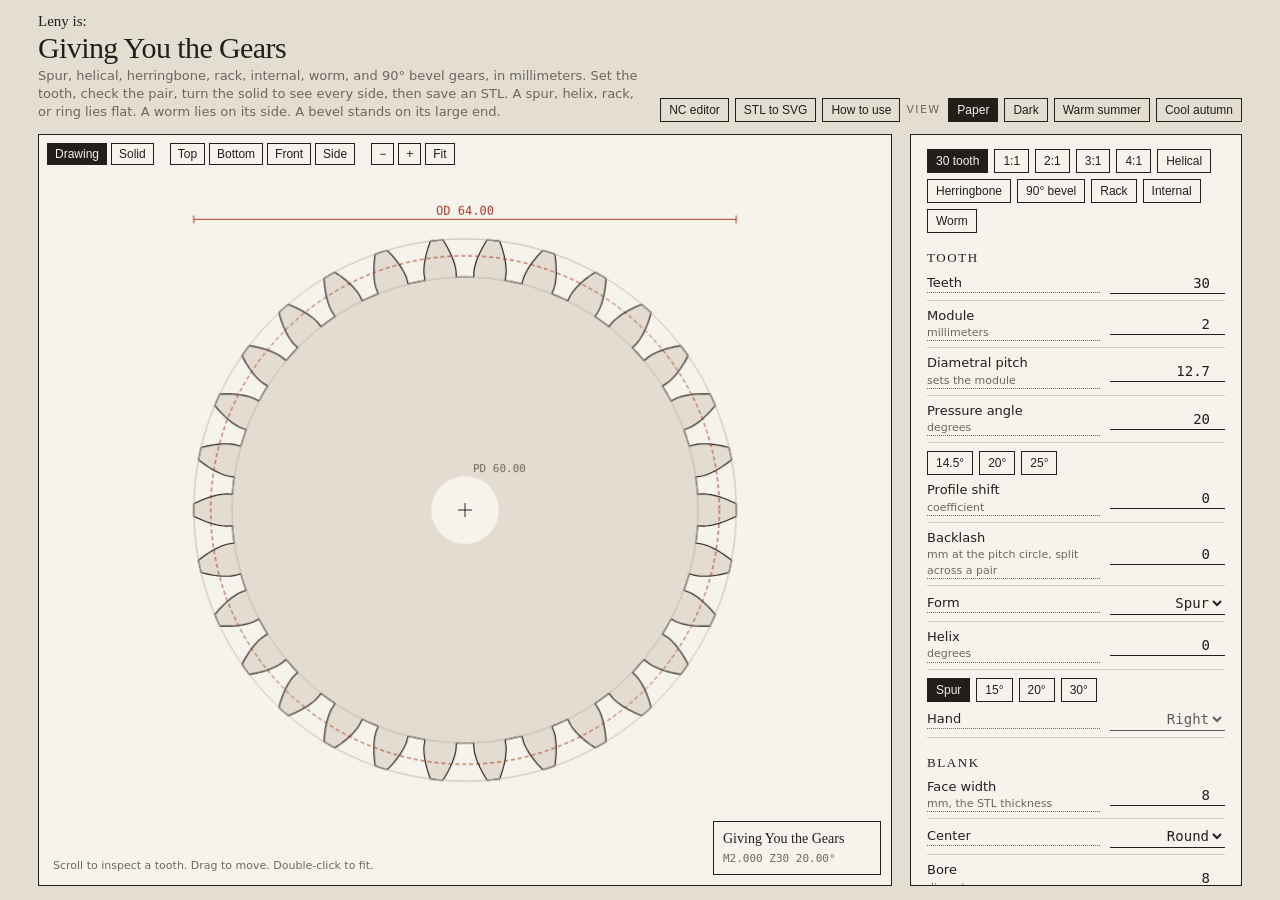
<file: giving-you-the-gears.html>
<!DOCTYPE html>
<html lang="en">
<head>
<meta charset="utf-8">
<meta name="viewport" content="width=device-width, initial-scale=1">
<title>Giving You the Gears</title>
<style>
  :root {
    --board: #e3ddd2;
    --sheet: #f6f3ec;
    --ink: #221e1a;
    --muted: #6f675e;
    --rule: #d4cdc2;
    --red: #a33b28;
    --fill: #e4dcd0;
    --fill-b: #d4c9b8;
    --guide: #b7b0a4;
    --ok: #234237;
    color-scheme: light;
  }
  html[data-theme="dark"] {
    --board: #141311;
    --sheet: #221f1c;
    --ink: #f4efe6;
    --muted: #b3a89c;
    --rule: #3c3833;
    --red: #e08a72;
    --fill: #3d362e;
    --fill-b: #4e453b;
    --guide: #7a7166;
    --ok: #9dccb4;
    color-scheme: dark;
  }
  html[data-theme="summer"] {
    --board: #f6e7c1;
    --sheet: #fff9ee;
    --ink: #3d2c16;
    --muted: #8d6a3e;
    --rule: #efd7a8;
    --red: #d85a2a;
    --fill: #ffe6bf;
    --fill-b: #f8d39a;
    --guide: #e0c48a;
    --ok: #2c6a42;
    color-scheme: light;
  }
  html[data-theme="autumn"] {
    --board: #c9d3da;
    --sheet: #f2f5f7;
    --ink: #1b2830;
    --muted: #5c6d7a;
    --rule: #c5d1d9;
    --red: #8e4d5c;
    --fill: #d7e2ea;
    --fill-b: #c5d3de;
    --guide: #9aadb8;
    --ok: #1d5e5a;
    color-scheme: light;
  }
  * { box-sizing: border-box; }
  html, body { margin: 0; height: 100%; }
  body {
    background: var(--board);
    color: var(--ink);
    font-family: "Segoe UI", system-ui, sans-serif;
    font-size: 14px;
    line-height: 1.4;
    overflow: hidden;
  }
  .page {
    max-width: 1240px;
    height: 100vh;
    margin: 0 auto;
    padding: 14px 18px 14px;
    display: grid;
    grid-template-columns: minmax(0, 1fr) 332px;
    grid-template-rows: auto minmax(0, 1fr);
    gap: 12px 18px;
  }
  header {
    grid-column: 1 / -1;
    display: flex;
    justify-content: space-between;
    align-items: flex-end;
    gap: 18px;
  }
  .title { min-width: 0; }
  .views {
    display: flex;
    flex-wrap: wrap;
    justify-content: flex-end;
    align-items: center;
    gap: 6px;
    flex: none;
  }
  .views span {
    color: var(--muted);
    font-size: 11px;
    letter-spacing: 0.12em;
    text-transform: uppercase;
    margin-right: 2px;
  }
  h1 {
    margin: 0;
    font-family: "Palatino Linotype", Palatino, "Iowan Old Style", serif;
    font-weight: normal;
    font-size: 30px;
    letter-spacing: -0.02em;
    line-height: 1;
  }
  h1 .by {
    display: block;
    font-size: 0.5em;
    letter-spacing: 0;
    margin-bottom: 4px;
  }
  header p {
    margin: 4px 0 0;
    color: var(--muted);
    max-width: 46rem;
    font-size: 13px;
  }
  .sheet {
    position: relative;
    background: var(--sheet);
    border: 1px solid var(--ink);
    min-height: 0;
    height: 100%;
  }
  canvas {
    display: block;
    width: 100%;
    height: 100%;
    cursor: grab;
    touch-action: none;
  }
  canvas:active { cursor: grabbing; }
  canvas[hidden] { display: none; }
  #solid {
    position: absolute;
    inset: 0;
    z-index: 1;
  }
  .orbit {
    position: absolute;
    top: 8px;
    left: 8px;
    z-index: 3;
    display: flex;
    flex-wrap: wrap;
    gap: 4px;
    max-width: calc(100% - 16px);
  }
  .orbit button {
    font: 12px "Segoe UI", sans-serif;
    cursor: pointer;
    background: var(--sheet);
    color: var(--ink);
    border: 1px solid var(--ink);
    padding: 3px 7px;
  }
  .orbit button[aria-pressed="true"] {
    background: var(--ink);
    color: var(--sheet);
  }
  .orbit .split { width: 8px; }
  .plate {
    position: absolute;
    right: 10px;
    bottom: 10px;
    border: 1px solid var(--ink);
    background: var(--sheet);
    padding: 7px 9px 8px;
    min-width: 168px;
    pointer-events: none;
    z-index: 2;
  }
  .plate strong {
    display: block;
    font-family: "Palatino Linotype", Palatino, serif;
    font-weight: normal;
    font-size: 14px;
  }
  .plate span {
    display: block;
    margin-top: 2px;
    font-family: Consolas, "Cascadia Mono", monospace;
    font-size: 11px;
    color: var(--muted);
  }
  .hint {
    position: absolute;
    left: 10px;
    bottom: 10px;
    max-width: calc(100% - 260px);
    color: var(--muted);
    font-size: 11px;
    pointer-events: none;
    z-index: 2;
    background: var(--sheet);
    padding: 2px 4px;
  }
  .panel {
    background: var(--sheet);
    border: 1px solid var(--ink);
    padding: 14px 16px 16px;
    align-self: stretch;
    min-height: 0;
    overflow: auto;
  }
  .presets { display: flex; flex-wrap: wrap; gap: 6px; }
  .presets button, .angles button, .views button, .views a, button.save, button.ghost {
    font: 12px "Segoe UI", sans-serif;
    cursor: pointer;
  }
  .presets button, .angles button, .views button, .views a, button.ghost {
    background: transparent;
    color: var(--ink);
    border: 1px solid var(--ink);
    padding: 4px 8px;
  }
  .views a { text-decoration: none; }
  .presets button[aria-pressed="true"],
  .views button[aria-pressed="true"],
  .angles button[aria-pressed="true"] {
    background: var(--ink);
    color: var(--sheet);
  }
  h2 {
    margin: 16px 0 0;
    font-family: "Palatino Linotype", Palatino, serif;
    font-size: 13px;
    font-weight: normal;
    letter-spacing: 0.12em;
    text-transform: uppercase;
  }
  fieldset { border: 0; margin: 0; padding: 0; }
  fieldset:disabled { opacity: 0.38; }
  .field[hidden] { display: none; }
  .field {
    display: grid;
    grid-template-columns: 1fr 7.2rem;
    gap: 10px;
    align-items: center;
    border-bottom: 1px solid var(--rule);
    padding: 6px 0;
  }
  .field span { font-size: 13px; }
  .field em { font-style: normal; color: var(--muted); font-size: 11px; display: block; }
  input[type="number"], select {
    width: 100%;
    border: 0;
    border-bottom: 1px solid var(--ink);
    background: transparent;
    color: var(--ink);
    font-family: Consolas, "Cascadia Mono", monospace;
    font-size: 14px;
    text-align: right;
    padding: 2px 0;
    border-radius: 0;
  }
  input:focus, select:focus { outline: none; border-bottom-color: var(--red); }
  .check {
    display: flex;
    align-items: center;
    gap: 8px;
    padding: 8px 0 0;
    font-size: 13px;
  }
  .angles { display: flex; flex-wrap: wrap; gap: 6px; padding-top: 8px; }
  .readout {
    width: 100%;
    border-collapse: collapse;
    margin-top: 8px;
    font-variant-numeric: tabular-nums;
  }
  .readout th {
    text-align: left;
    font-weight: normal;
    color: var(--muted);
    font-size: 12px;
    padding: 3px 0;
  }
  .readout td {
    text-align: right;
    font-family: Consolas, "Cascadia Mono", monospace;
    font-size: 13px;
    padding: 3px 0 3px 8px;
  }
  .notes { margin: 10px 0 0; padding: 0; list-style: none; }
  .notes li { color: var(--red); font-size: 12px; margin-top: 4px; }
  .notes li.ok { color: var(--ok); }
  .actions { display: flex; flex-wrap: wrap; gap: 8px; margin-top: 14px; }
  button.save {
    background: var(--ink);
    color: var(--sheet);
    border: 0;
    padding: 9px 12px;
  }
  button.save:disabled, button.ghost:disabled { opacity: 0.35; cursor: not-allowed; }
  .fineprint { margin: 12px 0 0; color: var(--muted); font-size: 12px; }
  .story { margin: 8px 0 0; font-size: 13px; }
  .ask { cursor: help; }
  .ask > span:first-child { border-bottom: 1px dotted var(--muted); }
  .ask .bubble { display: none; }
  #floater {
    position: fixed;
    z-index: 20;
    width: min(320px, calc(100vw - 16px));
    background: var(--sheet);
    color: var(--ink);
    border: 1px solid var(--ink);
    padding: 8px 10px;
    font-size: 12px;
    line-height: 1.45;
    pointer-events: none;
  }
  #floater[hidden] { display: none; }
  @media (max-width: 860px) {
    body { overflow: auto; }
    .page { height: auto; grid-template-columns: 1fr; grid-template-rows: auto auto auto; }
    .sheet { height: 62vh; min-height: 380px; }
    .panel { max-height: none; overflow: visible; }
    h1 { font-size: 28px; }
    header { flex-wrap: wrap; }
  }
</style>
<script>
try {
  var savedTheme = localStorage.getItem("gyg-theme");
  if (savedTheme === "dark" || savedTheme === "summer" || savedTheme === "autumn") {
    document.documentElement.dataset.theme = savedTheme;
  }
} catch (e) {}
</script>
</head>
<body>
<div class="page">
  <header>
    <div class="title">
      <h1><span class="by">Leny is:</span>Giving You the Gears</h1>
      <p>Spur, helical, herringbone, rack, internal, worm, and 90° bevel gears, in millimeters. Set the tooth, check the pair, turn the solid to see every side, then save an STL. A spur, helix, rack, or ring lies flat. A worm lies on its side. A bevel stands on its large end.</p>
    </div>
    <div class="views" role="group" aria-label="Display">
      <a href="index.html">NC editor</a>
      <a href="stl-to-svg.html">STL to SVG</a>
      <a href="docs.html#gears">How to use</a>
      <span>View</span>
      <button type="button" data-theme="paper" aria-pressed="true">Paper</button>
      <button type="button" data-theme="dark" aria-pressed="false">Dark</button>
      <button type="button" data-theme="summer" aria-pressed="false">Warm summer</button>
      <button type="button" data-theme="autumn" aria-pressed="false">Cool autumn</button>
    </div>
  </header>

  <div class="sheet">
    <canvas id="view" aria-label="Gear drawing"></canvas>
    <canvas id="solid" hidden aria-label="Solid view of the gears"></canvas>
    <div class="orbit" role="group" aria-label="Turn the view">
      <button type="button" data-viewmode="draw" aria-pressed="true">Drawing</button>
      <button type="button" data-viewmode="solid">Solid</button>
      <span class="split"></span>
      <button type="button" data-cam="top">Top</button>
      <button type="button" data-cam="bottom">Bottom</button>
      <button type="button" data-cam="front">Front</button>
      <button type="button" data-cam="side">Side</button>
      <span class="split"></span>
      <button type="button" data-zoom="out" aria-label="Zoom out">−</button>
      <button type="button" data-zoom="in" aria-label="Zoom in">+</button>
      <button type="button" data-zoom="fit">Fit</button>
    </div>
    <div class="hint" id="hint">Scroll to inspect a tooth. Drag to move. Double-click to fit.</div>
    <div class="plate">
      <strong>Giving You the Gears</strong>
      <span id="plate-line">Spur · mm · Z up</span>
    </div>
  </div>

  <aside class="panel">
    <div class="presets ask">
      <button type="button" data-preset="single" aria-pressed="true">30 tooth</button>
      <button type="button" data-preset="even">1:1</button>
      <button type="button" data-preset="two">2:1</button>
      <button type="button" data-preset="pair">3:1</button>
      <button type="button" data-preset="four">4:1</button>
      <button type="button" data-preset="helical">Helical</button>
      <button type="button" data-preset="herringbone">Herringbone</button>
      <button type="button" data-preset="bevel">90° bevel</button>
      <button type="button" data-preset="rack">Rack</button>
      <button type="button" data-preset="internal">Internal</button>
      <button type="button" data-preset="worm">Worm</button>
      <span class="bubble">These are ordinary meshes. 1:1 reverses the spin and keeps the torque. 2:1 doubles torque and halves speed. 3:1, 16 teeth into 48, is a common hobby reduction. 4:1 is about as far as one mesh should go. Two 3:1 meshes in a row make 9:1, nine times the torque at one ninth the speed. Helical is a 20° pair with enough face that one tooth stays in mesh. Herringbone is that same idea in a V, so the push along the shaft cancels. 90° bevel is 20 teeth into 40 with the shafts at a right angle. Rack is 10 straight teeth under a 20-tooth pinion. Internal is a 20-tooth pinion inside a 60-tooth ring. Worm is a single-start screw driving a 30-tooth wheel, 30:1, with the shafts at 90°.</span>
    </div>

    <h2>Tooth</h2>
    <label class="field ask"><span id="teeth-name">Teeth</span><input id="teeth" type="number" min="1" max="240" step="1" value="30"><span class="bubble">The count around the gear. The ratio of a pair is just the two counts. A 20-tooth gear driving a 60-tooth gear is 3:1: the large one turns once each time the small one turns three times, and on paper it delivers three times the torque. Below about 17 teeth at 20°, the root is undercut unless you add profile shift. On a rack this is how many straight teeth are in the bar. On a worm it is the number of starts, usually 1, 2, or 4. One start is a big reduction. Four starts is easier to turn backward.</span></label>
    <label class="field ask"><span>Module <em>millimeters</em></span><input id="module" type="number" min="0.2" max="20" step="0.05" value="2"><span class="bubble">How big each tooth is. Pitch diameter is module times teeth, so 30 teeth at module 2 is a 60 mm pitch circle. Two gears mesh only when the module matches. Module 1 is a fine tooth. Module 2 is twice as coarse and much stronger. Choose the module from the load, then choose teeth for the ratio.</span></label>
    <label class="field ask"><span>Diametral pitch <em>sets the module</em></span><input id="dp" type="number" min="1" max="128" step="0.5" value="12.7"><span class="bubble">The inch version of module. A higher number is a smaller tooth. Pitch diameter in inches is teeth divided by this pitch. Typing here sets module to 25.4 divided by the pitch. A pitch of 32 is a fine model tooth. A pitch of 12 is a chunky one.</span></label>
    <label class="field ask"><span>Pressure angle <em>degrees</em></span><input id="angle" type="number" min="10" max="35" step="0.5" value="20"><span class="bubble">How steeply the tooth leans. 20° is the one to start with. 14.5° is an older, slightly quieter shape with a thinner root. 25° has a fatter, stronger root, and it pushes the shafts apart harder, so the bearings work more. Both gears need the same angle.</span></label>
    <div class="angles">
      <button type="button" data-angle="14.5">14.5°</button>
      <button type="button" data-angle="20">20°</button>
      <button type="button" data-angle="25">25°</button>
    </div>
    <label class="field ask"><span>Profile shift <em>coefficient</em></span><input id="shift" type="number" min="-0.8" max="1.2" step="0.05" value="0"><span class="bubble">Slides the tooth form out (positive) or in (negative). The usual reason is a small pinion. A 12-tooth gear at 20° wants about +0.4 to +0.5 so the root is not gouged away. Positive shift also makes the gear a little larger and moves the center distance out.</span></label>
    <label class="field ask"><span>Backlash <em>mm at the pitch circle, split across a pair</em></span><input id="backlash" type="number" min="0" max="2" step="0.01" value="0"><span class="bubble">The gap between meshing teeth, at the pitch circle. Zero is the textbook mesh, and a printed pair at zero will usually bind. 0.1 to 0.2 mm is a sound start. The gap is split across the two gears. Too much backlash makes the drive jump when you reverse.</span></label>
    <label class="field ask"><span>Form</span>
      <select id="form">
        <option value="spur" selected>Spur</option>
        <option value="helical">Helical</option>
        <option value="herringbone">Herringbone</option>
        <option value="bevel">90° bevel</option>
        <option value="rack">Rack</option>
        <option value="internal">Internal ring</option>
        <option value="worm">Worm</option>
      </select>
      <span class="bubble">Spur is a straight tooth. Helical leans one way through the thickness, which is quieter and pushes along the shaft. Herringbone is two helices in a V, so those pushes cancel. A 90° bevel turns the corner: the shafts are at a right angle, and the tooth tapers toward the point where the shafts would meet. A rack is a straight row of teeth, and a round pinion drives it. An internal ring has the teeth on the inside, and the pinion turns the same way as the ring. A worm is a screw. One turn of a single-start worm advances the wheel by one tooth, with the shafts at 90°.</span>
    </label>
    <label class="field ask"><span>Helix <em>degrees</em></span><input id="helix" type="number" min="0" max="45" step="0.5" value="0"><span class="bubble">The lean of a helical tooth, or of each half of a herringbone. 15° or 20° is the usual choice. Both gears use the same angle. The module above is the normal module, the real size of the tooth. The blank grows across as the helix increases: pitch diameter is module times teeth, divided by the cosine of the helix. A bevel ignores this and uses a straight tooth.</span></label>
    <div class="angles" id="helix-chips">
      <button type="button" data-helix="0">Spur</button>
      <button type="button" data-helix="15">15°</button>
      <button type="button" data-helix="20">20°</button>
      <button type="button" data-helix="30">30°</button>
    </div>
    <label class="field ask"><span>Hand</span>
      <select id="hand">
        <option value="right" selected>Right</option>
        <option value="left">Left</option>
      </select>
      <span class="bubble">Right-hand and left-hand are mirror images. Parallel shafts need one of each, or the teeth walk apart through the thickness. The mating gear is set to the opposite hand. On a herringbone, this is the hand of the lower half. The upper half is the mirror, and the two pushes cancel. A worm and its wheel use the same hand. A right-hand screw is the usual one.</span>
    </label>
    <label class="field ask" id="quotient-row" hidden><span>Diameter quotient</span><input id="quotient" type="number" min="6" max="20" step="0.5" value="10"><span class="bubble">The worm's pitch diameter, measured in modules. Diameter = quotient times module. 8 to 12 is the usual range. A quotient of 10 at module 2 is a 20 mm pitch diameter. A larger quotient makes a fatter screw, a shallower lead, and a stronger push along the shaft. A single start with a large quotient may refuse to be turned backward by the wheel.</span></label>

    <h2>Blank</h2>
    <label class="field ask"><span>Face width <em id="face-unit">mm, the STL thickness</em></span><input id="face" type="number" min="0.4" max="120" step="0.5" value="8"><span class="bubble">How wide the tooth is. A useful face is about 6 to 12 times the module. Module 2 often wants 10 to 16 mm. A helical gear wants enough face that the twist covers a whole tooth. A herringbone wants about twice that, because each half of the V needs its own tooth in mesh. On a bevel this length runs along the cone, from the large end toward the point, and about a third of the cone distance is as long as it should go. On a rack this is the bar's thickness. On a worm this is the screw's length, and the wheel is cut shorter so it can sit on the screw. The note under the sizes says when the face is short.</span></label>
    <label class="field ask"><span>Center</span>
      <select id="bore-shape">
        <option value="round" selected>Round</option>
        <option value="solid">Solid</option>
        <option value="poly">Polygon</option>
      </select>
      <span class="bubble">Solid is a blank, for gluing onto a hub or drilling later. A round hole needs a set screw, a key, or a tight fit, or the gear spins on the shaft. A flat-sided hole locks to a matching shaft. Hexagon is the usual hobby-motor shaft. A square or a pentagon locks the same way. Past about eight sides the hole starts to slip like a circle.</span>
    </label>
    <div id="side-row" hidden>
      <label class="field ask"><span>Sides</span><input id="bore-sides" type="number" min="3" max="12" step="1" value="6"><span class="bubble">3 is a triangle, 4 a square, 5 a pentagon, 6 a hexagon, 8 an octagon. The size below is across the flats, the way a wrench is measured. A 6 mm hex shaft wants 6 across the flats, plus about 0.15 mm if a printed hole must slide on.</span></label>
      <div class="angles" id="side-chips">
        <button type="button" data-sides="4" data-for="a">Square</button>
        <button type="button" data-sides="5" data-for="a">Pentagon</button>
        <button type="button" data-sides="6" data-for="a">Hexagon</button>
        <button type="button" data-sides="8" data-for="a">Octagon</button>
      </div>
    </div>
    <label class="field ask"><span>Bore <em id="bore-unit">diameter, mm</em></span><input id="bore" type="number" min="0" max="200" step="0.1" value="8"><span class="bubble">Round holes use the shaft diameter. Flat-sided holes use the across-flats width. The corners of a hexagon reach farther out than the flats, and the page keeps those corners inside the root. Printed holes come out tight, so add about 0.15 mm when the shaft must slide in.</span></label>
    <label class="field ask"><span>Curve quality</span>
      <select id="quality">
        <option value="8">Draft</option>
        <option value="14" selected>Smooth</option>
        <option value="28">Fine</option>
      </select>
      <span class="bubble">How many segments draw each flank. Draft is a lighter file. Smooth is the right default. Fine is closer to a true involute, which shows when the module is small and a facet on the tooth would be visible.</span>
    </label>

    <h2>Mating gear</h2>
    <label class="check ask"><input id="pair" type="checkbox"> Draw and save a second gear<span class="bubble">Draws the second gear where the teeth meet, and refuses the file if a parallel pair cuts through itself. Same module, same pressure angle, same face. A helix uses the opposite hand. A bevel puts the second shaft at 90°, and the tooth counts set both the ratio and the cone angles. A 20 into a 20 is 45° each. A 20 into a 40 is about 27° and 63°. With a rack, the second gear is the pinion. With an internal ring, it is the pinion inside. With a worm, it is the wheel, and both hands match.</span></label>
    <fieldset id="mate" disabled>
      <label class="field ask"><span>Teeth</span><input id="teeth-b" type="number" min="6" max="240" step="1" value="48"><span class="bubble">Teeth on the second gear. Divide the larger count by the smaller one for the ratio. Driving the smaller gear multiplies torque and cuts speed. Driving the larger gear does the opposite. A 16 driving a 48 is 3:1. A 48 driving a 16 is a 3 times speed-up, with about a third of the torque.</span></label>
      <label class="field ask"><span>Profile shift</span><input id="shift-b" type="number" min="-0.8" max="1.2" step="0.05" value="0"><span class="bubble">Shift on the second gear only. The center distance uses both shifts. Leave this at zero unless this gear is the small one.</span></label>
      <label class="field ask"><span>Center</span>
        <select id="bore-shape-b">
          <option value="round" selected>Round</option>
          <option value="solid">Solid</option>
          <option value="poly">Polygon</option>
        </select>
        <span class="bubble">The second gear can have a different shaft. A hex pinion on a motor and a round hole on the output gear is a usual pair. Solid means this gear has no hole of its own.</span>
      </label>
      <div id="side-row-b" hidden>
        <label class="field ask"><span>Sides</span><input id="bore-sides-b" type="number" min="3" max="12" step="1" value="6"><span class="bubble">Same idea as the first gear. 5 is a pentagon, 6 a hexagon. Any count from 3 to 12 is a regular hole.</span></label>
        <div class="angles" id="side-chips-b">
          <button type="button" data-sides="4" data-for="b">Square</button>
          <button type="button" data-sides="5" data-for="b">Pentagon</button>
          <button type="button" data-sides="6" data-for="b">Hexagon</button>
          <button type="button" data-sides="8" data-for="b">Octagon</button>
        </div>
      </div>
      <label class="field ask"><span>Bore <em id="bore-unit-b">diameter, mm</em></span><input id="bore-b" type="number" min="0" max="200" step="0.1" value="8"><span class="bubble">Shaft size for the second gear. Diameter for a round hole, across the flats for a square, pentagon, hexagon, or anything with more sides.</span></label>
    </fieldset>

    <h2>Sizes</h2>
    <label class="field ask"><span>Input torque <em>newton-metres</em></span><input id="torque-in" type="number" min="0" max="500" step="0.05" value="0.2"><span class="bubble">The twist you put into the driver. A small hobby motor is often 0.05 to 0.3 N·m. The result is pure geometry. A decent metal spur mesh returns about 95% of that torque. A printed mesh can lose more, especially if the teeth are tight or the shafts are not parallel.</span></label>
    <label class="field ask"><span>Driver</span>
      <select id="driver">
        <option value="a" selected>This gear</option>
        <option value="b">Mating gear</option>
      </select>
      <span class="bubble">Which gear the motor is on. The other one is the output. Leave this on the smaller gear for a reduction. Switch it to see the same pair as a speed-up, with less torque and more speed.</span>
    </label>
    <table class="readout" id="readout"></table>
    <p class="story" id="story"></p>
    <ul class="notes" id="notes"></ul>
    <div class="actions">
      <button class="save" id="save-a" type="button">Save gear STL</button>
      <button class="ghost" id="save-b" type="button" hidden>Save mate STL</button>
    </div>
    <p class="fineprint">Solid turns the same parts in space. Drag to look around, or jump to the top, bottom, front, or side. The working tooth is an involute. A helix leans that tooth through the thickness, and a herringbone mirrors the lean so the shaft is not pushed endwise. A 90° bevel tapers toward the point where the shafts meet, and the large end sits on the printer bed. A rack is straight teeth on a bar. An internal ring has the teeth pointing inward, with a rim outside the roots. A worm is a screw; its wheel is a helical gear at the screw's lead angle, and the two shafts are at 90°. The hole stays straight, so a round or hex shaft still slides through. Below the base circle the root drops straight to the gullet, rather than a hobbed fillet. Add a little backlash, about 0.1–0.2 mm, when a printed pair comes out tight. One spur mesh is happiest between about 1:1 and 5:1. For more, stack meshes, or use a worm: a single start into 30 teeth is 30:1.</p>
  </aside>
</div>
<div id="floater" hidden></div>

<script>
(function () {
  const $ = (id) => document.getElementById(id);
  const canvas = $("view");
  const view = { x: 0, y: 0, k: 1 };
  let model = null;
  let viewMode = "draw";
  let fit = null;
  let writingDp = false;

  function q(n) { return Math.round(n * 1e6) / 1e6; }
  function clamp(n, a, b) { return Math.max(a, Math.min(b, n)); }
  function inv(phi) { return Math.tan(phi) - phi; }
  function fmt(n) {
    if (!Number.isFinite(n)) return "—";
    const a = Math.abs(n);
    const d = a >= 100 ? 1 : a >= 10 ? 2 : 3;
    return n.toFixed(d);
  }

  function num(id) {
    const v = Number($(id).value);
    return Number.isFinite(v) ? v : null;
  }

  function readShape(shapeId, sidesId) {
    const shape = $(shapeId).value;
    if (shape === "solid") return { shape: "solid", sides: 0 };
    if (shape === "poly") return { shape: "poly", sides: clamp(Math.round(num(sidesId) || 6), 3, 12) };
    return { shape: "round", sides: 0 };
  }

  function holeReach(shape, size, sides) {
    if (shape === "solid" || !(size > 0)) return 0;
    if (shape === "poly") return (size / 2) / Math.cos(Math.PI / clamp(sides, 3, 12));
    return size / 2;
  }

  function read() {
    const teeth = num("teeth");
    const module = num("module");
    const angle = num("angle");
    const shift = num("shift");
    const backlash = num("backlash");
    const face = num("face");
    const bore = num("bore");
    const helix = num("helix");
    const steps = Number($("quality").value);
    if ([teeth, module, angle, shift, backlash, face, bore, helix].some((v) => v === null)) return null;
    const pair = $("pair").checked;
    const center = readShape("bore-shape", "bore-sides");
    const centerB = readShape("bore-shape-b", "bore-sides-b");
    const formValue = $("form").value;
    const known = { helical: 1, herringbone: 1, bevel: 1, rack: 1, internal: 1, worm: 1 };
    const form = known[formValue] ? formValue : "spur";
    const helical = form === "helical" || form === "herringbone";
    return {
      teeth: Math.round(teeth),
      module, angle, shift, backlash, face, bore, steps, pair,
      form,
      quotient: clamp(num("quotient") || 10, 6, 20),
      helix: helical ? clamp(helix, 0, 45) : 0,
      hand: $("hand").value === "left" ? "left" : "right",
      boreShape: center.shape,
      boreSides: center.sides,
      teethB: Math.round(num("teeth-b") || 0),
      shiftB: num("shift-b"),
      boreB: num("bore-b"),
      boreShapeB: centerB.shape,
      boreSidesB: centerB.sides,
      torqueIn: Math.max(0, num("torque-in") || 0),
      driver: $("driver").value === "b" ? "b" : "a"
    };
  }

  // External involute, spur or helical. The module and pressure angle typed in
  // are the normal ones. The outline is the transverse section:
  // mt = mn / cos β,  tan αt = tan αn / cos β,
  // tooth thickness st = mt (π/2 + 2 x tan αn) − backlash.
  // Flank from the tooth centerline: θ(r) = st/(2 rp) + inv(αt) − inv(αr).
  function makeGear(spec) {
    const warnings = [];
    const z = spec.teeth;
    const m = spec.module;
    const alphaN = spec.angle * Math.PI / 180;
    const shift = spec.shift;
    const steps = spec.steps;
    let form = spec.form;
    if (form !== "helical" && form !== "herringbone" && form !== "bevel") {
      form = (Number(spec.helix) > 0.05) ? "helical" : "spur";
    }
    const bevel = form === "bevel";
    const helix = bevel ? 0 : clamp(Number(spec.helix) || 0, 0, 45);
    const beta = helix * Math.PI / 180;
    const handSign = spec.hand === "left" ? -1 : 1;
    const delta = bevel ? clamp(Number(spec.cone) || 45, 8, 82) * Math.PI / 180 : 0;
    if (z < 6 || z > 240) return fail("Teeth need to be between 6 and 240.");
    if (m <= 0) return fail("Module has to be greater than zero.");
    if (alphaN < 0.15 || alphaN > 0.7) return fail("Pressure angle looks wrong. Use something near 14.5, 20, or 25.");
    if (spec.face <= 0) return fail("Face width has to be greater than zero.");

    const cosB = Math.cos(beta);
    const mt = m / cosB;
    const alphaT = Math.atan(Math.tan(alphaN) / cosB);
    const rp = mt * z / 2;
    const rb = rp * Math.cos(alphaT);
    const toothCos = bevel ? Math.cos(delta) : 1;
    const ra = rp + m * (1 + shift) * toothCos;
    let rf = rp - m * (1.25 - shift) * toothCos;
    if (rf < m * 0.25) rf = m * 0.25;
    if (ra <= rf) return fail("That shift swallows the tooth. Ease the profile shift back.");

    const thickness = (Math.PI / 2 + 2 * shift * Math.tan(alphaN)) * mt - spec.backlash;
    if (thickness <= m * 0.04) return fail("Backlash is wider than the tooth. Reduce it.");
    const halfThick = thickness / (2 * rp);

    function ang(r) {
      const c = clamp(rb / r, -1, 1);
      const phi = Math.acos(c);
      return halfThick + inv(alphaT) - inv(phi);
    }
    function solveAng(target, rMin, rMax) {
      let lo = rMin;
      let hi = rMax;
      for (let i = 0; i < 32; i++) {
        const mid = (lo + hi) / 2;
        if (ang(mid) > target) lo = mid;
        else hi = mid;
      }
      return (lo + hi) / 2;
    }

    let rLo = Math.max(rf, rb * (1 + 1e-5));
    let rHi = ra;
    if (rHi <= rLo) return fail("The tip is inside the root. Change the module, teeth, or shift.");

    const valleyLimit = Math.PI / z - 1e-4;
    if (ang(rLo) > valleyLimit) {
      if (ang(rHi) > valleyLimit) return fail("The teeth overlap each other. Lower the profile shift.");
      rLo = solveAng(valleyLimit, rLo, rHi);
      warnings.push("The deep end of the involute was trimmed so neighboring teeth do not cross.");
    }

    let pointed = false;
    if (ang(rHi) < 8e-4) {
      pointed = true;
      if (ang(rLo) <= 8e-4) return fail("The tooth comes to a point before it has a flank. Lower the shift or add teeth.");
      rHi = solveAng(8e-4, rLo, rHi);
      warnings.push("The tip comes to a point inside the usual outside diameter.");
    }
    if (rHi - rLo < m * 0.02) return fail("There is not enough flank left to make a tooth.");

    const undercutVirtual = 2 * (1 - shift) / (Math.sin(alphaN) ** 2);
    const undercutZ = bevel ? undercutVirtual * Math.cos(delta) : undercutVirtual * (cosB ** 3);
    if (z < undercutZ - 0.4) {
      warnings.push("About " + Math.ceil(undercutZ) + " teeth is the undercut line for this angle, helix, and shift. A positive profile shift on a small pinion keeps more of the involute. Look at the mesh before printing a loaded pair.");
    }

    const pts = [];
    function push(x, y) {
      const px = q(x);
      const py = q(y);
      const prev = pts[pts.length - 1];
      if (prev && Math.hypot(prev[0] - px, prev[1] - py) < m * 1e-5) return;
      pts.push([px, py]);
    }

    const pitch = (Math.PI * 2) / z;
    for (let t = 0; t < z; t++) {
      // Tooth 0 sits on +X so a pair meets on the line of centers.
      const c = t * pitch;
      for (let s = 0; s <= steps; s++) {
        const r = rLo + (rHi - rLo) * (s / steps);
        const a = c - ang(r);
        push(Math.cos(a) * r, Math.sin(a) * r);
      }
      if (!pointed) {
        const span = 2 * ang(rHi);
        const tipN = Math.max(2, Math.ceil(span / (pitch / 8)));
        for (let s = 1; s < tipN; s++) {
          const a = c - ang(rHi) + span * (s / tipN);
          push(Math.cos(a) * rHi, Math.sin(a) * rHi);
        }
      }
      for (let s = 0; s <= steps; s++) {
        const r = rHi + (rLo - rHi) * (s / steps);
        const a = c + ang(r);
        push(Math.cos(a) * r, Math.sin(a) * r);
      }
      // Drop to the root circle, then arc across the gullet.
      // The drop is a hair off radial so each point has its own angle.
      // A true radial step maps to one bore point and opens the solid.
      const a0 = c + ang(rLo);
      const a1 = c + pitch - ang(rLo);
      const gulletSpan = a1 - a0;
      const eps = Math.min(2e-4, gulletSpan * 0.08);
      const arc0 = rLo > rf + m * 1e-4 ? a0 + eps : a0;
      const arc1 = rLo > rf + m * 1e-4 ? a1 - eps : a1;
      if (rLo > rf + m * 1e-4) push(Math.cos(arc0) * rf, Math.sin(arc0) * rf);
      const gulletN = Math.max(2, Math.ceil(gulletSpan / (pitch / 8)));
      for (let s = 1; s < gulletN; s++) {
        const a = arc0 + (arc1 - arc0) * (s / gulletN);
        push(Math.cos(a) * rf, Math.sin(a) * rf);
      }
      if (rLo > rf + m * 1e-4) push(Math.cos(arc1) * rf, Math.sin(arc1) * rf);
    }

    if (pts.length < 12) return fail("The outline collapsed. Change a number and try again.");
    const area = signedArea(pts);
    if (area < 0) pts.reverse();
    if (Math.abs(signedArea(pts)) < 1) return fail("The gear has almost no area.");

    const boreShape = spec.boreShape || "round";
    const boreSides = clamp(Math.round(spec.boreSides || 6), 3, 12);
    const boreSize = boreShape === "solid" ? 0 : Math.max(0, spec.bore);
    const reach = holeReach(boreShape, boreSize, boreSides);
    const minR = pts.reduce((acc, p) => Math.min(acc, Math.hypot(p[0], p[1])), Infinity);
    if (reach > 0 && reach >= minR - Math.max(0.4, m * 0.2)) {
      return fail(boreShape === "poly"
        ? "The corners of the hole cut through the root. Use a smaller shaft or a larger module."
        : "The bore cuts through the root. Use a smaller shaft or a larger module.");
    }
    let coneDistance = 0;
    let toeScale = 1;
    let axial = spec.face;
    if (bevel) {
      coneDistance = rp / Math.sin(delta);
      if (spec.face >= coneDistance * 0.8) {
        return fail("That face reaches the point where the two shafts meet. Shorten it. About " + fmt(coneDistance / 3) + " mm is the usual bevel face.");
      }
      toeScale = 1 - spec.face / coneDistance;
      axial = spec.face * Math.cos(delta);
      const toeRoot = rf * toeScale;
      if (reach > 0 && reach >= toeRoot - Math.max(0.4, m * 0.2)) {
        return fail("The bore cuts through the small end of the bevel. Use a smaller shaft or a shorter face.");
      }
      if (reach > 0 && toeRoot - reach < Math.max(0.8, m * 0.45)) {
        warnings.push("The wall at the small end is thin for printing.");
      }
    }
    if (reach > 0 && minR - reach < Math.max(0.8, m * 0.45)) {
      warnings.push("The wall between the hole and the root is thin for printing.");
    }

    const herring = form === "herringbone" && helix >= 0.05;
    return {
      ok: true,
      warnings,
      poly: pts,
      teeth: z,
      module: m,
      shift,
      bore: boreSize,
      boreShape,
      boreSides: boreShape === "poly" ? boreSides : 0,
      face: spec.face,
      angle: spec.angle,
      form: herring ? "herringbone" : bevel ? "bevel" : helix >= 0.05 ? "helical" : "spur",
      helix,
      hand: helix < 0.05 ? "spur" : (handSign > 0 ? "right" : "left"),
      twist: helix < 0.05 ? 0 : handSign * spec.face * Math.tan(beta) / rp,
      mt,
      overlap: helix < 0.05 ? 0 : (herring ? spec.face / 2 : spec.face) * Math.sin(beta) / (Math.PI * m),
      cone: bevel ? delta * 180 / Math.PI : 0,
      coneDistance,
      toeScale,
      axial,
      rp, ra, rf, rb,
      pd: rp * 2,
      od: rHi * 2,
      rd: rf * 2,
      thickness,
      pointed
    };

    function fail(message) {
      return { ok: false, warnings: [message], poly: null };
    }
  }

  function signedArea(pts) {
    let a = 0;
    for (let i = 0; i < pts.length; i++) {
      const p = pts[i];
      const n = pts[(i + 1) % pts.length];
      a += p[0] * n[1] - n[0] * p[1];
    }
    return a / 2;
  }

  function operatingCenter(mn, z1, z2, x1, x2, angleDeg, helixDeg) {
    const beta = (helixDeg || 0) * Math.PI / 180;
    const alphaN = angleDeg * Math.PI / 180;
    const cosB = Math.cos(beta);
    const alphaT = Math.atan(Math.tan(alphaN) / cosB);
    const mt = mn / cosB;
    const invAw = inv(alphaT) + 2 * (x1 + x2) * Math.tan(alphaN) / (z1 + z2);
    let aw = Math.max(alphaT, 0.05);
    if (invAw > 1e-8) {
      aw = Math.max(alphaT * 0.5, 0.05);
      for (let i = 0; i < 16; i++) {
        const f = inv(aw) - invAw;
        const df = Math.tan(aw) ** 2;
        if (Math.abs(df) < 1e-12) break;
        aw = clamp(aw - f / df, 0.02, 1.2);
      }
    }
    const standard = mt * (z1 + z2) / 2;
    return standard * Math.cos(alphaT) / Math.cos(aw);
  }

  function place(poly, rot, ox, oy) {
    const c = Math.cos(rot);
    const s = Math.sin(rot);
    return poly.map((p) => [ox + p[0] * c - p[1] * s, oy + p[0] * s + p[1] * c]);
  }

  function solveInv(target, seed) {
    let aw = seed;
    if (target > 1e-8) {
      for (let i = 0; i < 16; i++) {
        const df = Math.tan(aw) ** 2;
        if (Math.abs(df) < 1e-12) break;
        aw = clamp(aw - (inv(aw) - target) / df, 0.02, 1.2);
      }
    }
    return aw;
  }

  function rackCenter(m, z, xRack, xPin, angleDeg) {
    const alpha = angleDeg * Math.PI / 180;
    const rp = m * z / 2;
    const aw = solveInv(inv(alpha) + 2 * (xRack + xPin) * Math.tan(alpha) / z, alpha);
    return rp * Math.cos(alpha) / Math.cos(aw);
  }

  function internalCenter(m, zRing, zPin, xRing, xPin, angleDeg) {
    const alpha = angleDeg * Math.PI / 180;
    const a0 = m * (zRing - zPin) / 2;
    const aw = solveInv(inv(alpha) + 2 * (xRing - xPin) * Math.tan(alpha) / (zRing - zPin), alpha);
    return a0 * Math.cos(alpha) / Math.cos(aw);
  }

  // Straight rack. Pitch line is y = 0, teeth point up, the bar hangs below.
  function makeRack(spec) {
    const warnings = [];
    const z = Math.round(spec.teeth);
    const m = spec.module;
    const alpha = spec.angle * Math.PI / 180;
    const shift = spec.shift || 0;
    if (z < 3 || z > 80) return fail("A rack wants between 3 and 80 teeth.");
    if (m <= 0) return fail("Module has to be greater than zero.");
    if (alpha < 0.15 || alpha > 0.7) return fail("Pressure angle looks wrong. Use something near 14.5, 20, or 25.");
    if (spec.face <= 0) return fail("Face width has to be greater than zero.");
    const pitch = Math.PI * m;
    const add = m * (1 + shift);
    const ded = m * (1.25 - shift);
    if (add <= m * 0.15 || ded <= m * 0.2) return fail("That shift swallows the rack tooth. Ease the profile shift back.");
    const thickness = (Math.PI / 2 + 2 * shift * Math.tan(alpha)) * m - spec.backlash;
    if (thickness <= m * 0.04) return fail("Backlash is wider than the tooth. Reduce it.");
    const tanA = Math.tan(alpha);
    const tipHalf = thickness / 2 - add * tanA;
    const rootHalf = thickness / 2 + ded * tanA;
    if (tipHalf <= m * 0.03) return fail("The rack tooth comes to a point. Lower the shift or the pressure angle.");
    if (rootHalf >= pitch / 2 - m * 0.04) return fail("The rack teeth run into each other. Lower the shift or the pressure angle.");
    const shank = 2.5 * m;
    const yTip = add;
    const yRoot = -ded;
    const yBot = yRoot - shank;
    const length = z * pitch;
    const pts = [[0, yBot], [0, yRoot]];
    for (let i = 0; i < z; i++) {
      const cx = (i + 0.5) * pitch;
      pts.push([cx - rootHalf, yRoot]);
      pts.push([cx - tipHalf, yTip]);
      pts.push([cx + tipHalf, yTip]);
      pts.push([cx + rootHalf, yRoot]);
    }
    pts.push([length, yRoot]);
    pts.push([length, yBot]);
    return {
      ok: true,
      warnings,
      poly: pts,
      anchor: [length / 2, yBot + shank * 0.45],
      teeth: z,
      module: m,
      mt: m,
      shift,
      backlash: spec.backlash,
      bore: 0,
      boreShape: "solid",
      boreSides: 0,
      face: spec.face,
      angle: spec.angle,
      form: "rack",
      helix: 0,
      hand: "spur",
      twist: 0,
      overlap: 0,
      cone: 0,
      coneDistance: 0,
      toeScale: 1,
      axial: spec.face,
      rp: 0,
      ra: add,
      rf: ded,
      rb: 0,
      pd: length,
      od: length,
      rd: add + ded + shank,
      length,
      pitch,
      thickness,
      addendum: add,
      dedendum: ded,
      bar: add + ded + shank,
      pointed: false
    };
    function fail(message) {
      return { ok: false, warnings: [message], poly: null };
    }
  }

  // Internal ring. Tips point inward. The rim is three modules outside the root.
  function makeInternal(spec) {
    const warnings = [];
    const z = Math.round(spec.teeth);
    const m = spec.module;
    const alpha = spec.angle * Math.PI / 180;
    const shift = spec.shift || 0;
    const steps = spec.steps || 14;
    if (z < 20 || z > 240) return fail("An internal ring wants between 20 and 240 teeth.");
    if (m <= 0) return fail("Module has to be greater than zero.");
    if (alpha < 0.15 || alpha > 0.7) return fail("Pressure angle looks wrong. Use something near 14.5, 20, or 25.");
    if (spec.face <= 0) return fail("Face width has to be greater than zero.");
    const rp = m * z / 2;
    const rb = rp * Math.cos(alpha);
    const ra = rp - m * (1 - shift);
    let rf = rp + m * (1.25 - shift);
    const need = 2 * (1 - shift) / (1 - Math.cos(alpha));
    if (!(ra > rb * 1.008)) {
      return fail("The tooth tip falls inside the base circle. At this angle an internal ring wants about " + Math.ceil(need) + " teeth or more.");
    }
    if (!(rf > ra + m * 0.2)) return fail("That shift swallows the internal tooth. Ease the profile shift back.");
    const thickness = (Math.PI / 2 + 2 * shift * Math.tan(alpha)) * m - spec.backlash;
    if (thickness <= m * 0.04) return fail("Backlash is wider than the tooth. Reduce it.");
    const halfThick = thickness / (2 * rp);
    function ang(r) {
      const phi = Math.acos(clamp(rb / r, -1, 1));
      return halfThick + inv(phi) - inv(alpha);
    }
    const valley = Math.PI / z - 1e-4;
    if (ang(rf) > valley) {
      let lo = ra;
      let hi = rf;
      for (let i = 0; i < 32; i++) {
        const mid = (lo + hi) / 2;
        if (ang(mid) > valley) hi = mid;
        else lo = mid;
      }
      rf = hi;
      warnings.push("The root was trimmed so neighboring teeth do not cross.");
    }
    if (ang(ra) < 8e-4) return fail("The internal tooth comes to a point. Lower the profile shift.");
    const pitch = (Math.PI * 2) / z;
    const pts = [];
    function push(x, y) {
      const px = q(x);
      const py = q(y);
      const prev = pts[pts.length - 1];
      if (prev && Math.hypot(prev[0] - px, prev[1] - py) < 0.002) return;
      pts.push([px, py]);
    }
    for (let t = 0; t < z; t++) {
      const c = t * pitch;
      for (let s = 0; s <= steps; s++) {
        const r = rf + (ra - rf) * (s / steps);
        const a = c - ang(r);
        push(Math.cos(a) * r, Math.sin(a) * r);
      }
      const span = 2 * ang(ra);
      const tipN = Math.max(2, Math.ceil(span / (pitch / 10)));
      for (let s = 1; s < tipN; s++) {
        const a = c - ang(ra) + span * (s / tipN);
        push(Math.cos(a) * ra, Math.sin(a) * ra);
      }
      for (let s = 1; s <= steps; s++) {
        const r = ra + (rf - ra) * (s / steps);
        const a = c + ang(r);
        push(Math.cos(a) * r, Math.sin(a) * r);
      }
      const a0 = c + ang(rf);
      const a1 = c + pitch - ang(rf);
      const gulletN = Math.max(2, Math.ceil((a1 - a0) / (pitch / 10)));
      for (let s = 1; s < gulletN; s++) {
        const a = a0 + (a1 - a0) * (s / gulletN);
        push(Math.cos(a) * rf, Math.sin(a) * rf);
      }
    }
    if (pts.length < z * 4) return fail("The ring outline collapsed. Change a number and try again.");
    for (let i = 0; i < pts.length; i++) {
      const n = pts[(i + 1) % pts.length];
      let d = Math.atan2(n[1], n[0]) - Math.atan2(pts[i][1], pts[i][0]);
      if (d > Math.PI) d -= Math.PI * 2;
      if (d < -Math.PI) d += Math.PI * 2;
      if (d <= 1e-6) return fail("The internal teeth fold over each other. Add teeth or lower the shift.");
    }
    const rim = rf + 3 * m;
    return {
      ok: true,
      warnings,
      poly: pts,
      teeth: z,
      module: m,
      mt: m,
      shift,
      bore: 0,
      boreShape: "solid",
      boreSides: 0,
      face: spec.face,
      angle: spec.angle,
      form: "internal",
      helix: 0,
      hand: "spur",
      twist: 0,
      overlap: 0,
      cone: 0,
      coneDistance: 0,
      toeScale: 1,
      axial: spec.face,
      rim,
      rp, ra, rf, rb,
      pd: rp * 2,
      od: rim * 2,
      rd: rf * 2,
      id: ra * 2,
      thickness,
      pointed: false
    };
    function fail(message) {
      return { ok: false, warnings: [message], poly: null };
    }
  }

  // Cylindrical worm. The transverse section is spun along the screw.
  function makeWorm(spec) {
    const warnings = [];
    const starts = Math.round(spec.teeth);
    const m = spec.module;
    const alpha = spec.angle * Math.PI / 180;
    const qFactor = clamp(Number(spec.quotient) || 10, 6, 20);
    const handSign = spec.hand === "left" ? -1 : 1;
    if (starts < 1 || starts > 6) return fail("A worm wants 1 to 6 starts. 1 is the usual big reduction. 2 or 4 is easier to turn backward.");
    if (m <= 0) return fail("Module has to be greater than zero.");
    if (alpha < 0.15 || alpha > 0.7) return fail("Pressure angle looks wrong. Use something near 14.5, 20, or 25.");
    if (spec.face <= 0) return fail("Face width has to be greater than zero.");
    const rp = qFactor * m / 2;
    const ra = rp + m;
    const rf = rp - 1.25 * m;
    if (rf <= m * 0.4) return fail("That diameter quotient is too small for the tooth depth. Use 8 or more.");
    const pitch = Math.PI * m;
    const thickness = pitch / 2 - spec.backlash;
    if (thickness <= m * 0.08) return fail("Backlash is wider than the thread. Reduce it.");
    const tanA = Math.tan(alpha);
    const tipHalf = thickness / 2 - m * tanA;
    if (tipHalf <= m * 0.03) return fail("The worm thread comes to a point. Lower the pressure angle.");
    const around = clamp((spec.steps || 14) * 5, 48, 96);
    const pts = [];
    for (let i = 0; i < around; i++) {
      const theta = (i / around) * Math.PI * 2;
      let axial = (theta * starts * m / 2) % pitch;
      if (axial > pitch / 2) axial -= pitch;
      if (axial < -pitch / 2) axial += pitch;
      const a = Math.abs(axial);
      let r;
      if (a <= tipHalf) r = ra;
      else {
        r = rp - (a - thickness / 2) / tanA;
        if (r < rf) r = rf;
      }
      pts.push([q(Math.cos(theta) * r), q(Math.sin(theta) * r)]);
    }
    const boreShape = spec.boreShape || "round";
    const boreSides = clamp(Math.round(spec.boreSides || 6), 3, 12);
    const boreSize = boreShape === "solid" ? 0 : Math.max(0, spec.bore);
    const reach = holeReach(boreShape, boreSize, boreSides);
    if (reach > 0 && reach >= rf - Math.max(0.4, m * 0.25)) {
      return fail("The bore cuts into the worm thread. Use a smaller shaft or a larger diameter quotient.");
    }
    const lead = pitch * starts;
    const leadAngle = Math.atan(starts / qFactor) * 180 / Math.PI;
    const lockAngle = Math.atan(0.08) * 180 / Math.PI;
    const efficiency = clamp(Math.tan(leadAngle * Math.PI / 180) / Math.tan((leadAngle + lockAngle) * Math.PI / 180), 0.05, 0.92);
    if (leadAngle + 0.15 < lockAngle) {
      warnings.push("This lead is shallow enough that the wheel will not turn the worm backward. Useful for a lift. A problem if the screw has to be backdriven. Fewer modules of diameter, or more starts, steepens it.");
    } else if (leadAngle < lockAngle + 2) {
      warnings.push("The wheel can barely turn this worm backward. Grease it, or expect it to stick.");
    }
    if (spec.face < pitch * 3) {
      warnings.push("The screw is shorter than about three pitches. A longer face gives the wheel more thread to sit on.");
    }
    const wheelFace = Math.min(spec.face, Math.max(m * 4, Math.min(rp * 1.2, spec.face)));
    return {
      ok: true,
      warnings,
      poly: pts,
      teeth: starts,
      module: m,
      mt: m,
      shift: 0,
      bore: boreSize,
      boreShape,
      boreSides: boreShape === "poly" ? boreSides : 0,
      face: spec.face,
      angle: spec.angle,
      form: "worm",
      helix: leadAngle,
      hand: handSign > 0 ? "right" : "left",
      twist: handSign * spec.face * 2 / (m * starts),
      overlap: 0,
      cone: 0,
      coneDistance: 0,
      toeScale: 1,
      axial: spec.face,
      quotient: qFactor,
      lead,
      leadAngle,
      lockAngle,
      efficiency,
      wheelFace,
      rp, ra, rf, rb: rf,
      pd: rp * 2,
      od: ra * 2,
      rd: rf * 2,
      thickness,
      pitch,
      pointed: false
    };
    function fail(message) {
      return { ok: false, warnings: [message], poly: null };
    }
  }

  function build(input) {
    const share = input.pair ? input.backlash / 2 : input.backlash;
    const handA = input.hand === "left" ? "left" : "right";
    const form = input.form || (input.helix > 0.05 ? "helical" : "spur");
    const mateTeeth = input.pair ? input.teethB : input.teeth;
    const common = {
      module: input.module,
      angle: input.angle,
      backlash: share,
      face: input.face,
      steps: input.steps
    };
    let gear;
    if (form === "rack") {
      gear = makeRack(Object.assign({}, common, { teeth: input.teeth, shift: input.shift }));
    } else if (form === "internal") {
      gear = makeInternal(Object.assign({}, common, { teeth: input.teeth, shift: input.shift }));
    } else if (form === "worm") {
      gear = makeWorm(Object.assign({}, common, {
        teeth: input.teeth,
        quotient: input.quotient,
        hand: handA,
        bore: input.boreShape === "solid" ? 0 : input.bore,
        boreShape: input.boreShape,
        boreSides: input.boreSides
      }));
    } else {
      gear = makeGear({
        teeth: input.teeth,
        module: input.module,
        angle: input.angle,
        shift: input.shift,
        backlash: share,
        face: input.face,
        bore: input.boreShape === "solid" ? 0 : input.bore,
        boreShape: input.boreShape,
        boreSides: input.boreSides,
        steps: input.steps,
        helix: input.helix,
        hand: handA,
        form,
        cone: form === "bevel" ? Math.atan2(input.teeth, mateTeeth) * 180 / Math.PI : 0
      });
    }
    const result = {
      gear,
      mate: null,
      center: null,
      rot2: 0,
      clearance: null,
      warnings: gear.warnings.slice(),
      face: input.face,
      pair: input.pair
    };
    if (gear.ok && (gear.form === "helical" || gear.form === "herringbone") && gear.helix > 0.05 && gear.overlap < 0.95) {
      const split = gear.form === "herringbone";
      const want = (split ? 2 : 1) * Math.PI * gear.module / Math.sin(gear.helix * Math.PI / 180);
      result.warnings.push(split
        ? "Each half of the V covers " + fmt(gear.overlap) + " of a tooth. About " + fmt(want) + " mm of face lets each half keep a tooth in mesh. A shorter face still runs."
        : "The face covers " + fmt(gear.overlap) + " of a tooth along the helix. About " + fmt(want) + " mm keeps one tooth in mesh the whole way, which is the quiet helical mesh. A shorter face still runs. It behaves more like a spur.");
    }
    if (gear.ok && gear.form === "bevel" && gear.face > gear.coneDistance / 3 + 0.2) {
      result.warnings.push("A bevel face longer than about " + fmt(gear.coneDistance / 3) + " mm makes the small end skinny. This one is " + fmt(gear.face) + " mm along the tooth.");
    }
    if (gear.ok && gear.form !== "worm" && gear.helix > 30) {
      result.warnings.push("Past about 30° the helix pushes hard along the shaft. 15° or 20° is the usual range.");
    }
    if (input.pair) {
      if (input.shiftB === null || input.boreB === null) {
        result.warnings.push("The mating gear is missing a number.");
      } else if (form === "rack" || form === "internal" || form === "worm") {
        const mate = makeGear({
          teeth: input.teethB,
          module: form === "worm" ? input.module * Math.cos(gear.ok ? gear.leadAngle * Math.PI / 180 : 0) : input.module,
          angle: input.angle,
          shift: input.shiftB,
          backlash: share,
          face: form === "worm" && gear.ok ? gear.wheelFace : input.face,
          bore: input.boreShapeB === "solid" ? 0 : input.boreB,
          boreShape: input.boreShapeB,
          boreSides: input.boreSidesB,
          steps: input.steps,
          helix: form === "worm" && gear.ok ? gear.leadAngle : 0,
          hand: form === "worm" ? handA : "right",
          form: form === "worm" ? "helical" : "spur",
          cone: 0
        });
        if (form === "worm" && mate.ok && gear.ok) {
          mate.form = "wheel";
          mate.module = input.module;
          mate.mt = input.module;
          if (input.shift !== 0 || input.shiftB !== 0) {
            result.warnings.push("Profile shift on a worm set stays at the pitch center. Leave both shifts at 0 for this mesh.");
          }
        }
        result.mate = mate;
        result.warnings = result.warnings.concat(mate.warnings.map((w) => "Mate: " + w));
        if (gear.ok && mate.ok && form === "rack") {
          result.center = rackCenter(input.module, mate.teeth, gear.shift, mate.shift, input.angle);
          result.rot2 = -Math.PI / 2;
          result.pinionX = Math.floor(gear.teeth / 2) * gear.pitch;
          result.clearance = meshClearance(
            gear.poly,
            place(mate.poly, result.rot2, result.pinionX, result.center),
            result.pinionX,
            input.module
          );
        } else if (gear.ok && mate.ok && form === "internal") {
          if (gear.teeth <= mate.teeth + 4) {
            result.warnings.push("The pinion is too large for this ring. The ring wants at least 8 more teeth than the pinion, and more is safer.");
          } else if (gear.teeth - mate.teeth < 10) {
            result.warnings.push("The pinion is large for this ring. A gap of 10 teeth or more keeps the tips from fouling.");
          }
          result.center = internalCenter(input.module, gear.teeth, mate.teeth, gear.shift, mate.shift, input.angle);
          result.rot2 = 0;
          result.ringRot = Math.PI / gear.teeth;
          const pitchX = result.center * gear.teeth / (gear.teeth - mate.teeth);
          result.clearance = ringClearance(
            place(gear.poly, result.ringRot, 0, 0),
            place(mate.poly, 0, result.center, 0),
            pitchX,
            input.module
          );
          if (result.center + mate.ra > gear.rf - input.module * 0.05) {
            result.warnings.push("The pinion tooth hits the bottom of the ring tooth. Fewer pinion teeth, or a larger ring, opens the gap.");
          }
        } else if (gear.ok && mate.ok && form === "worm") {
          result.center = gear.rp + mate.rp;
          result.rot2 = 0;
          result.clearance = null;
        }
        if (result.clearance !== null && result.clearance < -0.03) {
          result.warnings.push("The teeth overlap by about " + fmt(Math.abs(result.clearance)) + " mm. Add backlash or separate them with less positive shift.");
        }
      } else {
        const mate = makeGear({
          teeth: input.teethB,
          module: input.module,
          angle: input.angle,
          shift: input.shiftB,
          backlash: share,
          face: input.face,
          bore: input.boreShapeB === "solid" ? 0 : input.boreB,
          boreShape: input.boreShapeB,
          boreSides: input.boreSidesB,
          steps: input.steps,
          helix: input.helix,
          hand: handA === "left" ? "right" : "left",
          form,
          cone: form === "bevel" ? Math.atan2(input.teethB, input.teeth) * 180 / Math.PI : 0
        });
        result.mate = mate;
        result.warnings = result.warnings.concat(mate.warnings.map((w) => "Mate: " + w));
        if (gear.ok && mate.ok && form !== "bevel") {
          result.center = operatingCenter(input.module, gear.teeth, mate.teeth, gear.shift, mate.shift, input.angle, input.helix);
          result.rot2 = Math.PI - Math.PI / mate.teeth;
          result.clearance = meshClearance(
            gear.poly,
            place(mate.poly, result.rot2, result.center, 0),
            result.center * gear.teeth / (gear.teeth + mate.teeth),
            input.module
          );
          if (result.clearance < -0.03) {
            result.warnings.push("The teeth overlap by about " + fmt(Math.abs(result.clearance)) + " mm. Add backlash or separate them with less positive shift.");
          }
        }
      }
    }
    return result;
  }

  function ringClearance(ring, pinion, pitchX, module) {
    const origin = [pitchX, 0];
    const reach = module * 4;
    let best = Infinity;
    for (let i = 0; i < pinion.length; i++) {
      const p = pinion[i];
      if (Math.hypot(p[0] - origin[0], p[1] - origin[1]) > reach) continue;
      const hole = pointInPoly(p, ring);
      const d = distToPoly(p, ring);
      const signed = hole ? d : -d;
      if (signed < best) best = signed;
    }
    for (let i = 0; i < ring.length; i++) {
      const p = ring[i];
      if (Math.hypot(p[0] - origin[0], p[1] - origin[1]) > reach) continue;
      const metal = pointInPoly(p, pinion);
      const d = distToPoly(p, pinion);
      const signed = metal ? -d : d;
      if (signed < best) best = signed;
    }
    return best;
  }

  function meshClearance(a, b, pitchX, module) {
    const origin = [pitchX, 0];
    const reach = module * 5;
    function consider(poly, other, best) {
      for (let i = 0; i < poly.length; i++) {
        const p = poly[i];
        if (Math.hypot(p[0] - origin[0], p[1] - origin[1]) > reach) continue;
        const inside = pointInPoly(p, other);
        const d = distToPoly(p, other);
        const signed = inside ? -d : d;
        if (signed < best) best = signed;
      }
      return best;
    }
    let best = consider(a, b, Infinity);
    best = consider(b, a, best);
    return best;
  }

  function pointInPoly(pt, poly) {
    let inside = false;
    for (let i = 0, j = poly.length - 1; i < poly.length; j = i++) {
      const yi = poly[i][1];
      const yj = poly[j][1];
      if ((yi > pt[1]) !== (yj > pt[1])) {
        const x = (poly[j][0] - poly[i][0]) * (pt[1] - yi) / (yj - yi) + poly[i][0];
        if (pt[0] < x) inside = !inside;
      }
    }
    return inside;
  }

  function distToPoly(pt, poly) {
    let min = Infinity;
    for (let i = 0; i < poly.length; i++) {
      const a = poly[i];
      const b = poly[(i + 1) % poly.length];
      const dx = b[0] - a[0];
      const dy = b[1] - a[1];
      const l2 = dx * dx + dy * dy || 1;
      const t = clamp(((pt[0] - a[0]) * dx + (pt[1] - a[1]) * dy) / l2, 0, 1);
      const d = Math.hypot(pt[0] - (a[0] + t * dx), pt[1] - (a[1] + t * dy));
      if (d < min) min = d;
    }
    return min;
  }

  function wrapHalf(angle, period) {
    let x = (angle + period / 2) % period;
    if (x < 0) x += period;
    return x - period / 2;
  }

  function polyRadius(theta, inR, sides) {
    const sector = (Math.PI * 2) / sides;
    const flat0 = Math.PI / 2 + sector / 2;
    return inR / Math.cos(wrapHalf(theta - flat0, sector));
  }

  function rayOnSegment(theta, a, b) {
    const dx = Math.cos(theta);
    const dy = Math.sin(theta);
    const sx = b[0] - a[0];
    const sy = b[1] - a[1];
    const den = dx * sy - dy * sx;
    if (Math.abs(den) < 1e-12) return null;
    const t = (a[0] * sy - a[1] * sx) / den;
    const u = (a[0] * dy - a[1] * dx) / den;
    if (t <= 1e-8 || u < -1e-3 || u > 1 + 1e-3) return null;
    return [dx * t, dy * t];
  }

  function polygonRings(outer, hole) {
    const n = outer.length;
    const ang = new Array(n);
    ang[0] = Math.atan2(outer[0][1], outer[0][0]);
    for (let i = 1; i < n; i++) {
      let a = Math.atan2(outer[i][1], outer[i][0]);
      while (a < ang[i - 1] - 1e-6) a += Math.PI * 2;
      ang[i] = a;
    }
    const start = ang[0];
    const end = start + Math.PI * 2;
    const sector = (Math.PI * 2) / hole.sides;
    const verts = [];
    for (let k = 0; k < hole.sides; k++) {
      let a = Math.PI / 2 + k * sector;
      while (a < start) a += Math.PI * 2;
      while (a >= end) a -= Math.PI * 2;
      if (a > start + 1e-4 && a < end - 1e-4) verts.push(a);
    }
    verts.sort((a, b) => a - b);
    const rings = [];
    let v = 0;
    function add(theta, point) {
      const r = polyRadius(theta, hole.inR, hole.sides);
      rings.push({
        outer: point,
        inner: [Math.cos(theta) * r, Math.sin(theta) * r]
      });
    }
    for (let i = 0; i < n; i++) {
      const j = (i + 1) % n;
      const a0 = ang[i];
      const a1 = j === 0 ? end : ang[j];
      add(a0, outer[i]);
      while (v < verts.length && verts[v] < a1 - 1e-4) {
        if (verts[v] > a0 + 1e-4) {
          const hit = rayOnSegment(verts[v], outer[i], outer[j]);
          if (hit) add(verts[v], hit);
        }
        v++;
      }
    }
    return rings;
  }

  function monoAngles(pts) {
    const ang = new Array(pts.length);
    ang[0] = Math.atan2(pts[0][1], pts[0][0]);
    for (let i = 1; i < pts.length; i++) {
      let a = Math.atan2(pts[i][1], pts[i][0]);
      while (a < ang[i - 1] - 1e-9) a += Math.PI * 2;
      ang[i] = a;
    }
    return ang;
  }

  function holePoint(gear, theta) {
    const size = Number(gear.bore) || 0;
    if ((gear.boreShape || "round") === "poly") {
      const sides = clamp(Math.round(gear.boreSides || 6), 3, 12);
      const r = polyRadius(theta, size / 2, sides);
      return [Math.cos(theta) * r, Math.sin(theta) * r];
    }
    const r = size / 2;
    return [Math.cos(theta) * r, Math.sin(theta) * r];
  }

  // One straight hole outline, with a point on every ray the top and bottom
  // teeth use, so each cap can meet the wall without crossing the bore.
  function masterHole(gear, polylines) {
    const shape = gear.boreShape || "round";
    const size = Number(gear.bore) || 0;
    if (shape === "solid" || size <= 0.04) return null;
    const start = Math.atan2(polylines[0][0][1], polylines[0][0][0]);
    const angs = [];
    function add(a) {
      let x = a;
      while (x < start - 1e-8) x += Math.PI * 2;
      while (x >= start + Math.PI * 2 - 1e-8) x -= Math.PI * 2;
      angs.push(x);
    }
    for (const poly of polylines) {
      for (const p of poly) add(Math.atan2(p[1], p[0]));
    }
    if (shape === "poly") {
      const sides = clamp(Math.round(gear.boreSides || 6), 3, 12);
      for (let k = 0; k < sides; k++) add(Math.PI / 2 + k * 2 * Math.PI / sides);
    }
    angs.sort((a, b) => a - b);
    const uniq = [];
    for (const a of angs) {
      if (!uniq.length || a - uniq[uniq.length - 1] > 1e-6) uniq.push(a);
    }
    return uniq.map((a) => ({ a, p: holePoint(gear, a) }));
  }

  function spinPoly(poly, ang) {
    if (Math.abs(ang) < 1e-12) return poly;
    const c = Math.cos(ang);
    const s = Math.sin(ang);
    return poly.map((p) => [p[0] * c - p[1] * s, p[0] * s + p[1] * c]);
  }

  function scalePoly(poly, scale) {
    if (Math.abs(scale - 1) < 1e-8) return poly;
    return poly.map((p) => [p[0] * scale, p[1] * scale]);
  }

  function sectionCount(arc, module) {
    const target = Math.max(0.15, module * 0.12);
    return clamp(Math.ceil(arc / target), 2, 40);
  }

  // Sections run from the bed upward. The hole stays a straight prism.
  function extrudeSections(gear, sections) {
    const tris = [];
    const P = (x, y, z) => [q(x), q(y), q(z)];
    function normal(a, b, c) {
      const abx = b[0] - a[0], aby = b[1] - a[1], abz = b[2] - a[2];
      const acx = c[0] - a[0], acy = c[1] - a[1], acz = c[2] - a[2];
      return [aby * acz - abz * acy, abz * acx - abx * acz, abx * acy - aby * acx];
    }
    function add(a, b, c, dir) {
      const nrm = normal(a, b, c);
      const mag = Math.hypot(nrm[0], nrm[1], nrm[2]);
      if (mag < 1e-10) return;
      const dot = nrm[0] * dir[0] + nrm[1] * dir[1] + nrm[2] * dir[2];
      tris.push(dot >= 0 ? [a, b, c] : [a, c, b]);
    }
    function cap(poly, z, dir) {
      if (!hole) {
        for (let i = 0; i < poly.length; i++) {
          const j = (i + 1) % poly.length;
          add(P(0, 0, z), P(poly[i][0], poly[i][1], z), P(poly[j][0], poly[j][1], z), dir);
        }
        return;
      }
      const oa = monoAngles(poly);
      const start = oa[0];
      const ring = hole.map((h) => {
        let a = h.a;
        while (a < start - 1e-6) a += Math.PI * 2;
        while (a >= start + Math.PI * 2 - 1e-6) a -= Math.PI * 2;
        return { a, p: h.p };
      }).sort((u, v) => u.a - v.a);
      const n = poly.length;
      let h = 0;
      for (let i = 0; i < n; i++) {
        const i2 = (i + 1) % n;
        const a0 = oa[i];
        const a1 = i + 1 < n ? oa[i + 1] : oa[0] + Math.PI * 2;
        while (h < ring.length && ring[h].a < a0 - 1e-5) h++;
        const chain = [];
        let k = h;
        while (k < ring.length && ring[k].a <= a1 + 1e-5) {
          chain.push(ring[k].p);
          k++;
        }
        if (i2 === 0 && chain[chain.length - 1] !== ring[0].p) chain.push(ring[0].p);
        if (chain.length < 2) continue;
        const last = chain.length - 1;
        const pi = P(poly[i][0], poly[i][1], z);
        const pj = P(poly[i2][0], poly[i2][1], z);
        add(pi, pj, P(chain[last][0], chain[last][1], z), dir);
        for (let c = last; c > 0; c--) {
          add(pi, P(chain[c][0], chain[c][1], z), P(chain[c - 1][0], chain[c - 1][1], z), dir);
        }
      }
    }
    const first = sections[0];
    const last = sections[sections.length - 1];
    const hole = masterHole(gear, [first.poly, last.poly]);
    cap(first.poly, first.z, [0, 0, -1]);
    cap(last.poly, last.z, [0, 0, 1]);
    for (let k = 0; k < sections.length - 1; k++) {
      const lower = sections[k].poly;
      const upper = sections[k + 1].poly;
      const zl = sections[k].z;
      const zu = sections[k + 1].z;
      for (let i = 0; i < lower.length; i++) {
        const j = (i + 1) % lower.length;
        const b0 = P(lower[i][0], lower[i][1], zl);
        const b1 = P(lower[j][0], lower[j][1], zl);
        const o0 = P(upper[i][0], upper[i][1], zu);
        const o1 = P(upper[j][0], upper[j][1], zu);
        const mx = (lower[i][0] + lower[j][0] + upper[i][0] + upper[j][0]) / 4;
        const my = (lower[i][1] + lower[j][1] + upper[i][1] + upper[j][1]) / 4;
        add(b0, o0, o1, [mx, my, 0]);
        add(b0, o1, b1, [mx, my, 0]);
      }
    }
    if (hole) {
      const n = hole.length;
      for (let i = 0; i < n; i++) {
        const j = (i + 1) % n;
        const A = hole[i].p;
        const B = hole[j].p;
        const k0 = P(A[0], A[1], first.z);
        const k1 = P(B[0], B[1], first.z);
        const i0 = P(A[0], A[1], last.z);
        const i1 = P(B[0], B[1], last.z);
        const ix = (A[0] + B[0]) / 2;
        const iy = (A[1] + B[1]) / 2;
        add(k0, k1, i1, [-ix, -iy, 0]);
        add(k0, i1, i0, [-ix, -iy, 0]);
      }
    }
    return tris;
  }

  function extrudeHelical(gear) {
    const twist = gear.twist;
    const slices = sectionCount(Math.abs(twist) * gear.ra, gear.module);
    const sections = [];
    for (let k = 0; k <= slices; k++) {
      const rot = k === 0 ? 0 : k === slices ? twist : twist * k / slices;
      sections.push({ poly: spinPoly(gear.poly, rot), z: gear.face * k / slices });
    }
    return extrudeSections(gear, sections);
  }

  function extrudeHerringbone(gear) {
    const crest = gear.twist / 2;
    const half = sectionCount(Math.abs(crest) * gear.ra, gear.module);
    const sections = [];
    for (let k = 0; k <= half; k++) {
      sections.push({ poly: spinPoly(gear.poly, crest * k / half), z: gear.face * 0.5 * k / half });
    }
    for (let k = 1; k <= half; k++) {
      sections.push({ poly: spinPoly(gear.poly, crest * (1 - k / half)), z: gear.face * 0.5 * (1 + k / half) });
    }
    return extrudeSections(gear, sections);
  }

  function extrudeBevel(gear) {
    const slices = sectionCount((1 - gear.toeScale) * gear.ra, gear.module);
    const sections = [];
    for (let k = 0; k <= slices; k++) {
      const t = k / slices;
      sections.push({
        poly: scalePoly(gear.poly, 1 + (gear.toeScale - 1) * t),
        z: gear.axial * t
      });
    }
    return extrudeSections(gear, sections);
  }

  function earClip(poly) {
    const pts = poly.map((p) => [p[0], p[1]]);
    let area = 0;
    for (let i = 0; i < pts.length; i++) {
      const n = pts[(i + 1) % pts.length];
      area += pts[i][0] * n[1] - n[0] * pts[i][1];
    }
    if (area < 0) pts.reverse();
    const idx = pts.map((_, i) => i);
    const out = [];
    const cross = (a, b, c) => (b[0] - a[0]) * (c[1] - a[1]) - (b[1] - a[1]) * (c[0] - a[0]);
    const contains = (a, b, c, p) => cross(a, b, p) >= -1e-8 && cross(b, c, p) >= -1e-8 && cross(c, a, p) >= -1e-8;
    let guard = 0;
    while (idx.length > 3 && guard < 8000) {
      guard++;
      let clipped = false;
      for (let i = 0; i < idx.length; i++) {
        const i0 = idx[(i + idx.length - 1) % idx.length];
        const i1 = idx[i];
        const i2 = idx[(i + 1) % idx.length];
        const a = pts[i0];
        const b = pts[i1];
        const c = pts[i2];
        if (cross(a, b, c) <= 1e-8) continue;
        let hit = false;
        for (let k = 0; k < idx.length; k++) {
          const j = idx[k];
          if (j === i0 || j === i1 || j === i2) continue;
          if (contains(a, b, c, pts[j])) { hit = true; break; }
        }
        if (hit) continue;
        out.push([a, b, c]);
        idx.splice(i, 1);
        clipped = true;
        break;
      }
      if (!clipped) return null;
    }
    if (idx.length === 3) out.push([pts[idx[0]], pts[idx[1]], pts[idx[2]]]);
    return out;
  }

  function extrudePrism(polyIn, face) {
    const tris = [];
    let poly = polyIn.map((p) => [p[0], p[1]]);
    let area = 0;
    for (let i = 0; i < poly.length; i++) {
      const n = poly[(i + 1) % poly.length];
      area += poly[i][0] * n[1] - n[0] * poly[i][1];
    }
    if (area < 0) poly.reverse();
    const caps = earClip(poly);
    if (!caps) return tris;
    const z0 = 0;
    const z1 = q(face);
    const P = (x, y, z) => [q(x), q(y), q(z)];
    function normal(a, b, c) {
      const abx = b[0] - a[0], aby = b[1] - a[1], abz = b[2] - a[2];
      const acx = c[0] - a[0], acy = c[1] - a[1], acz = c[2] - a[2];
      return [aby * acz - abz * acy, abz * acx - abx * acz, abx * acy - aby * acx];
    }
    function add(a, b, c, dir) {
      const nrm = normal(a, b, c);
      const mag = Math.hypot(nrm[0], nrm[1], nrm[2]);
      if (mag < 1e-10) return;
      const dot = nrm[0] * dir[0] + nrm[1] * dir[1] + nrm[2] * dir[2];
      tris.push(dot >= 0 ? [a, b, c] : [a, c, b]);
    }
    for (const [a, b, c] of caps) {
      add(P(a[0], a[1], z1), P(b[0], b[1], z1), P(c[0], c[1], z1), [0, 0, 1]);
      add(P(a[0], a[1], z0), P(b[0], b[1], z0), P(c[0], c[1], z0), [0, 0, -1]);
    }
    const n = poly.length;
    for (let i = 0; i < n; i++) {
      const j = (i + 1) % n;
      const pi = poly[i];
      const pj = poly[j];
      const ox = pj[1] - pi[1];
      const oy = pi[0] - pj[0];
      const b0 = P(pi[0], pi[1], z0);
      const b1 = P(pj[0], pj[1], z0);
      const t0 = P(pi[0], pi[1], z1);
      const t1 = P(pj[0], pj[1], z1);
      add(b0, t0, t1, [ox, oy, 0]);
      add(b0, t1, b1, [ox, oy, 0]);
    }
    return tris;
  }

  function starRadius(poly, theta) {
    let best = null;
    for (let i = 0; i < poly.length; i++) {
      const hit = rayOnSegment(theta, poly[i], poly[(i + 1) % poly.length]);
      if (!hit) continue;
      const r = Math.hypot(hit[0], hit[1]);
      if (best === null || r < best) best = r;
    }
    return best;
  }

  function extrudeRing(gear) {
    const inner = gear.poly;
    const start = Math.atan2(inner[0][1], inner[0][0]);
    const angles = [];
    for (let i = 0; i < inner.length; i++) {
      let a = Math.atan2(inner[i][1], inner[i][0]);
      while (a < start - 1e-8) a += Math.PI * 2;
      while (a >= start + Math.PI * 2 - 1e-8) a -= Math.PI * 2;
      if (!angles.length || a - angles[angles.length - 1] > 1e-5) angles.push(a);
    }
    const outer = [];
    const hole = [];
    for (let i = 0; i < angles.length; i++) {
      const a = angles[i];
      const r = starRadius(inner, a);
      if (!(r > 0)) continue;
      outer.push([Math.cos(a) * gear.rim, Math.sin(a) * gear.rim]);
      hole.push([Math.cos(a) * r, Math.sin(a) * r]);
    }
    const tris = [];
    const z0 = 0;
    const z1 = q(gear.face);
    const P = (x, y, z) => [q(x), q(y), q(z)];
    function normal(a, b, c) {
      const abx = b[0] - a[0], aby = b[1] - a[1], abz = b[2] - a[2];
      const acx = c[0] - a[0], acy = c[1] - a[1], acz = c[2] - a[2];
      return [aby * acz - abz * acy, abz * acx - abx * acz, abx * acy - aby * acx];
    }
    function add(a, b, c, dir) {
      const nrm = normal(a, b, c);
      const mag = Math.hypot(nrm[0], nrm[1], nrm[2]);
      if (mag < 1e-10) return;
      const dot = nrm[0] * dir[0] + nrm[1] * dir[1] + nrm[2] * dir[2];
      tris.push(dot >= 0 ? [a, b, c] : [a, c, b]);
    }
    const n = outer.length;
    for (let i = 0; i < n; i++) {
      const j = (i + 1) % n;
      const oi = outer[i];
      const oj = outer[j];
      const ii = hole[i];
      const ij = hole[j];
      add(P(oi[0], oi[1], z1), P(oj[0], oj[1], z1), P(ij[0], ij[1], z1), [0, 0, 1]);
      add(P(oi[0], oi[1], z1), P(ij[0], ij[1], z1), P(ii[0], ii[1], z1), [0, 0, 1]);
      add(P(oi[0], oi[1], z0), P(oj[0], oj[1], z0), P(ij[0], ij[1], z0), [0, 0, -1]);
      add(P(oi[0], oi[1], z0), P(ij[0], ij[1], z0), P(ii[0], ii[1], z0), [0, 0, -1]);
      const ob0 = P(oi[0], oi[1], z0);
      const ob1 = P(oj[0], oj[1], z0);
      const ot0 = P(oi[0], oi[1], z1);
      const ot1 = P(oj[0], oj[1], z1);
      add(ob0, ot0, ot1, [oi[0] + oj[0], oi[1] + oj[1], 0]);
      add(ob0, ot1, ob1, [oi[0] + oj[0], oi[1] + oj[1], 0]);
      const ib0 = P(ii[0], ii[1], z0);
      const ib1 = P(ij[0], ij[1], z0);
      const it0 = P(ii[0], ii[1], z1);
      const it1 = P(ij[0], ij[1], z1);
      add(ib0, ib1, it1, [-(ii[0] + ij[0]), -(ii[1] + ij[1]), 0]);
      add(ib0, it1, it0, [-(ii[0] + ij[0]), -(ii[1] + ij[1]), 0]);
    }
    return tris;
  }

  function extrudeWorm(gear) {
    const twist = gear.twist;
    const slices = clamp(Math.ceil(Math.abs(twist) / (Math.PI / 22.5)), 16, 140);
    const sections = [];
    for (let k = 0; k <= slices; k++) {
      const rot = k === 0 ? 0 : k === slices ? twist : twist * k / slices;
      sections.push({ poly: spinPoly(gear.poly, rot), z: gear.face * k / slices });
    }
    return extrudeSections(gear, sections);
  }

  function extrude(gear) {
    if (gear.form === "rack") return extrudePrism(gear.poly, gear.face, gear.anchor);
    if (gear.form === "internal") return extrudeRing(gear);
    if (gear.form === "worm") return extrudeWorm(gear);
    if (gear.form === "bevel") return extrudeBevel(gear);
    if (gear.form === "herringbone" && Math.abs(gear.twist || 0) > 1e-5) return extrudeHerringbone(gear);
    if (Math.abs(gear.twist || 0) > 1e-5) return extrudeHelical(gear);
    const outer = gear.poly;
    const z0 = 0;
    const z1 = q(gear.face);
    const tris = [];
    const P = (x, y, z) => [q(x), q(y), q(z)];
    const shape = gear.boreShape || "round";
    const size = Number(gear.bore) || 0;
    let rings = null;

    if (shape === "poly" && size > 0.02) {
      rings = polygonRings(outer, {
        sides: clamp(gear.boreSides || 6, 3, 12),
        inR: size / 2
      });
    } else if (shape !== "solid" && size > 0.04) {
      let boreR = size / 2;
      let maxStep = 0;
      for (let i = 0; i < outer.length; i++) {
        let d = Math.atan2(outer[(i + 1) % outer.length][1], outer[(i + 1) % outer.length][0]) - Math.atan2(outer[i][1], outer[i][0]);
        while (d <= 0) d += Math.PI * 2;
        while (d > Math.PI) d -= Math.PI * 2;
        if (d > maxStep) maxStep = d;
      }
      const cosHalf = Math.cos(Math.min(maxStep, 1.2) / 2);
      if (cosHalf > 0.2) boreR = boreR / cosHalf;
      rings = outer.map((p) => {
        const L = Math.hypot(p[0], p[1]) || 1;
        return { outer: p, inner: [p[0] / L * boreR, p[1] / L * boreR] };
      });
    } else {
      rings = outer.map((p) => ({ outer: p, inner: null }));
    }

    function normal(a, b, c) {
      const abx = b[0] - a[0], aby = b[1] - a[1], abz = b[2] - a[2];
      const acx = c[0] - a[0], acy = c[1] - a[1], acz = c[2] - a[2];
      return [aby * acz - abz * acy, abz * acx - abx * acz, abx * acy - aby * acx];
    }
    function add(a, b, c, dir) {
      const nrm = normal(a, b, c);
      const mag = Math.hypot(nrm[0], nrm[1], nrm[2]);
      if (mag < 1e-10) return;
      const dot = nrm[0] * dir[0] + nrm[1] * dir[1] + nrm[2] * dir[2];
      tris.push(dot >= 0 ? [a, b, c] : [a, c, b]);
    }

    const n = rings.length;
    const bored = rings[0] && rings[0].inner;
    for (let i = 0; i < n; i++) {
      const j = (i + 1) % n;
      const o0 = P(rings[i].outer[0], rings[i].outer[1], z1);
      const o1 = P(rings[j].outer[0], rings[j].outer[1], z1);
      const b0 = P(rings[i].outer[0], rings[i].outer[1], z0);
      const b1 = P(rings[j].outer[0], rings[j].outer[1], z0);
      const mx = (rings[i].outer[0] + rings[j].outer[0]) / 2;
      const my = (rings[i].outer[1] + rings[j].outer[1]) / 2;
      if (!bored) {
        add(P(0, 0, z1), o0, o1, [0, 0, 1]);
        add(P(0, 0, z0), b0, b1, [0, 0, -1]);
      } else {
        const i0 = P(rings[i].inner[0], rings[i].inner[1], z1);
        const i1 = P(rings[j].inner[0], rings[j].inner[1], z1);
        const k0 = P(rings[i].inner[0], rings[i].inner[1], z0);
        const k1 = P(rings[j].inner[0], rings[j].inner[1], z0);
        add(o0, o1, i1, [0, 0, 1]);
        add(o0, i1, i0, [0, 0, 1]);
        add(b0, b1, k1, [0, 0, -1]);
        add(b0, k1, k0, [0, 0, -1]);
        const ix = (rings[i].inner[0] + rings[j].inner[0]) / 2;
        const iy = (rings[i].inner[1] + rings[j].inner[1]) / 2;
        add(k0, k1, i1, [-ix, -iy, 0]);
        add(k0, i1, i0, [-ix, -iy, 0]);
      }
      add(b0, o0, o1, [mx, my, 0]);
      add(b0, o1, b1, [mx, my, 0]);
    }
    return tris;
  }

  function audit(tris) {
    const edges = new Map();
    const key = (v) => v[0].toFixed(4) + "," + v[1].toFixed(4) + "," + v[2].toFixed(4);
    function edge(a, b) {
      const ka = key(a);
      const kb = key(b);
      const k = ka < kb ? ka + "|" + kb : kb + "|" + ka;
      edges.set(k, (edges.get(k) || 0) + 1);
    }
    let volume = 0;
    for (const [a, b, c] of tris) {
      edge(a, b); edge(b, c); edge(c, a);
      volume += a[0] * (b[1] * c[2] - b[2] * c[1]) + a[1] * (b[2] * c[0] - b[0] * c[2]) + a[2] * (b[0] * c[1] - b[1] * c[0]);
    }
    let open = 0;
    for (const count of edges.values()) if (count !== 2) open++;
    return { triangles: tris.length, open, volume: Math.abs(volume) / 6 };
  }

  function stlBlob(tris, kind) {
    const buffer = new ArrayBuffer(84 + tris.length * 50);
    const view = new DataView(buffer);
    const headers = {
      bevel: "Giving You the Gears  bevel  millimeters  Z up",
      herringbone: "Giving You the Gears  herringbone  millimeters  Z up",
      helical: "Giving You the Gears  helical  millimeters  Z up",
      rack: "Giving You the Gears  rack  millimeters  Z up",
      internal: "Giving You the Gears  internal  millimeters  Z up",
      worm: "Giving You the Gears  worm  millimeters  Z up",
      wheel: "Giving You the Gears  worm wheel  millimeters  Z up"
    };
    const header = headers[kind] || "Giving You the Gears  spur  millimeters  Z up";
    for (let i = 0; i < 80; i++) view.setUint8(i, i < header.length ? header.charCodeAt(i) : 0);
    view.setUint32(80, tris.length, true);
    let o = 84;
    for (const [a, b, c] of tris) {
      const n = faceNormal(a, b, c);
      for (const v of [n, a, b, c]) {
        view.setFloat32(o, v[0], true); o += 4;
        view.setFloat32(o, v[1], true); o += 4;
        view.setFloat32(o, v[2], true); o += 4;
      }
      view.setUint16(o, 0, true); o += 2;
    }
    return new Blob([buffer], { type: "model/stl" });
  }

  function faceNormal(a, b, c) {
    const abx = b[0] - a[0], aby = b[1] - a[1], abz = b[2] - a[2];
    const acx = c[0] - a[0], acy = c[1] - a[1], acz = c[2] - a[2];
    let x = aby * acz - abz * acy;
    let y = abz * acx - abx * acz;
    let z = abx * acy - aby * acx;
    const m = Math.hypot(x, y, z) || 1;
    return [x / m, y / m, z / m];
  }

  function gcd(a, b) {
    a = Math.abs(a);
    b = Math.abs(b);
    while (b) {
      const t = b;
      b = a % b;
      a = t;
    }
    return a || 1;
  }

  function filename(gear, suffix) {
    const shift = gear.shift ? "-x" + String(gear.shift).replace(".", "_") : "";
    const hole = gear.boreShape === "solid" || !(gear.bore > 0)
      ? "-solid"
      : gear.boreShape === "poly" ? "-s" + gear.boreSides : "";
    const helix = gear.form === "bevel"
      ? "-bevel" + Math.round(gear.cone)
      : gear.form === "herringbone"
        ? "-v" + String(gear.helix).replace(".", "_") + (gear.hand === "left" ? "l" : "r")
        : gear.form === "worm"
          ? "-q" + String(gear.quotient).replace(".", "_") + (gear.hand === "left" ? "l" : "r")
          : gear.form === "wheel"
            ? "-wheel" + (gear.hand === "left" ? "l" : "r")
            : gear.helix > 0.05
              ? "-h" + String(gear.helix).replace(".", "_") + (gear.hand === "left" ? "l" : "r")
              : "";
    const kind = gear.form === "rack" ? "rack" : gear.form === "internal" ? "ring" : gear.form === "worm" ? "worm" : gear.form === "wheel" ? "wheel" : "gear";
    return kind + "-z" + gear.teeth + "-m" + String(gear.module).replace(".", "_") + "-pa" + String(gear.angle).replace(".", "_") + helix + shift + hole + (suffix || "") + ".stl";
  }

  function download(name, blob) {
    const link = document.createElement("a");
    link.href = URL.createObjectURL(blob);
    link.download = name;
    document.body.appendChild(link);
    link.click();
    link.remove();
    setTimeout(() => URL.revokeObjectURL(link.href), 1500);
  }

  function saveGear(gear) {
    const tris = extrude(gear);
    const check = audit(tris);
    if (check.open !== 0) {
      window.alert("The solid did not close (" + check.open + " open edges), so the file was not saved.");
      return;
    }
    let kind = gear.form || "spur";
    if (kind === "spur" && gear.helix > 0.05) kind = "helical";
    download(filename(gear), stlBlob(tris, kind));
  }

  function worldToScreen(x, y) {
    const s = fit.scale * view.k;
    return [fit.ox * view.k + view.x + x * s, fit.oy * view.k + view.y - y * s];
  }
  function screenToWorld(sx, sy) {
    const s = fit.scale * view.k;
    return [(sx - fit.ox * view.k - view.x) / s, -(sy - fit.oy * view.k - view.y) / s];
  }

  function layoutBevel(model) {
    const g = model.gear;
    const mate = model.mate && model.mate.ok ? model.mate : null;
    const gap = g.module * 2.6;
    const mateX = mate ? g.ra + mate.ra + gap : 0;
    const planLeft = -g.ra;
    const planRight = mate ? mateX + mate.ra : g.ra;
    const planBottom = mate ? -Math.max(g.ra, mate.ra) : -g.ra;
    const rad = Math.PI / 180;
    const L1 = g.rp / Math.tan(g.cone * rad);
    const L2 = mate ? mate.rp / Math.tan(mate.cone * rad) : 0;
    const pad = g.module * 3.4;
    const rise = Math.max(g.ra, L2);
    const leftReach = mate ? mate.ra : 0;
    const rightReach = Math.max(L1, mate ? mate.ra : 0);
    const planMid = (planLeft + planRight) / 2;
    return {
      mateX,
      apexX: planMid + (leftReach - rightReach) / 2,
      apexY: planBottom - pad - rise,
      mate
    };
  }

  function layoutWorm(model) {
    const gear = model.gear;
    const mate = model.mate && model.mate.ok ? model.mate : null;
    const gap = gear.module * 3.4;
    return { wheelX: mate ? gear.face + gap + mate.ra : 0, mate };
  }

  function computeFit(w, h) {
    const gear = model.gear;
    const clouds = gear.form === "worm" ? [] : [gear.poly];
    let minX = Infinity, maxX = -Infinity, minY = Infinity, maxY = -Infinity;
    if (gear.form === "worm") {
      minX = 0;
      maxX = gear.face;
      minY = -gear.ra;
      maxY = gear.ra;
      const lay = layoutWorm(model);
      if (lay.mate) clouds.push(place(lay.mate.poly, 0, lay.wheelX, 0));
    } else if (gear.form === "rack") {
      if (model.mate && model.mate.ok) clouds.push(place(model.mate.poly, model.rot2, model.pinionX, model.center));
    } else if (gear.form === "internal") {
      minX = -gear.rim;
      maxX = gear.rim;
      minY = -gear.rim;
      maxY = gear.rim;
      if (model.mate && model.mate.ok) clouds.push(place(model.mate.poly, 0, model.center, 0));
    } else if (gear.form === "bevel") {
      const lay = layoutBevel(model);
      if (lay.mate) clouds.push(place(lay.mate.poly, 0, lay.mateX, 0));
      const L1 = gear.rp / Math.tan(gear.cone * Math.PI / 180);
      minX = Math.min(minX, lay.apexX);
      maxX = Math.max(maxX, lay.apexX + L1);
      minY = Math.min(minY, lay.apexY - gear.ra);
      maxY = Math.max(maxY, lay.apexY + gear.ra);
      if (lay.mate) {
        const L2 = lay.mate.rp / Math.tan(lay.mate.cone * Math.PI / 180);
        minX = Math.min(minX, lay.apexX - lay.mate.ra);
        maxX = Math.max(maxX, lay.apexX + lay.mate.ra);
        maxY = Math.max(maxY, lay.apexY + L2);
      }
    } else if (model.mate && model.mate.ok) {
      clouds.push(place(model.mate.poly, model.rot2, model.center, 0));
    }
    for (const poly of clouds) {
      for (const p of poly) {
        minX = Math.min(minX, p[0]); maxX = Math.max(maxX, p[0]);
        minY = Math.min(minY, p[1]); maxY = Math.max(maxY, p[1]);
      }
    }
    const span = Math.max(maxX - minX, maxY - minY, 1);
    const pad = span * 0.16;
    minX -= pad; maxX += pad; minY -= pad; maxY += pad;
    const scale = Math.min((w - 36) / (maxX - minX), (h - 36) / (maxY - minY));
    const cx = (minX + maxX) / 2;
    const cy = (minY + maxY) / 2;
    return { scale, ox: w / 2 - cx * scale, oy: h / 2 + cy * scale };
  }

  function colors() {
    const style = getComputedStyle(document.documentElement);
    const value = (name) => style.getPropertyValue(name).trim();
    return {
      sheet: value("--sheet"),
      ink: value("--ink"),
      muted: value("--muted"),
      red: value("--red"),
      fill: value("--fill"),
      fillB: value("--fill-b"),
      guide: value("--guide")
    };
  }

  function draw() {
    if (!model || !model.gear.ok) {
      const ctx = canvas.getContext("2d");
      ctx.setTransform(1, 0, 0, 1, 0, 0);
      ctx.clearRect(0, 0, canvas.width, canvas.height);
      return;
    }
    const ink = colors();
    const dpr = Math.min(window.devicePixelRatio || 1, 2);
    const w = canvas.width / dpr;
    const h = canvas.height / dpr;
    fit = computeFit(w, h);
    const ctx = canvas.getContext("2d");
    ctx.setTransform(dpr, 0, 0, dpr, 0, 0);
    ctx.clearRect(0, 0, w, h);
    ctx.fillStyle = ink.sheet;
    ctx.fillRect(0, 0, w, h);

    const gear = model.gear;
    if (gear.form === "rack") {
      drawRack(ctx, gear, ink);
      return;
    }
    if (gear.form === "internal") {
      drawInternal(ctx, gear, ink);
      return;
    }
    if (gear.form === "worm") {
      drawWorm(ctx, gear, ink);
      return;
    }
    if (gear.form === "bevel") {
      const lay = layoutBevel(model);
      drawGear(ctx, gear.poly, 0, 0, ink.fill, gear, false, ink);
      drawCenters(ctx, 0, 0, gear, ink);
      if (lay.mate) {
        drawGear(ctx, lay.mate.poly, lay.mateX, 0, ink.fillB, lay.mate, false, ink);
        drawCenters(ctx, lay.mateX, 0, lay.mate, ink);
      } else if (view.k < 2.2) {
        dimension(ctx, -gear.ra, gear.ra, gear.ra + gear.module * 1.15, "OD " + fmt(gear.od), ink);
      }
      drawBevelCones(ctx, lay, ink);
      return;
    }
    drawGear(ctx, gear.poly, 0, 0, ink.fill, gear, false, ink);
    drawCenters(ctx, 0, 0, gear, ink);
    if (model.mate && model.mate.ok) {
      drawGear(ctx, model.mate.poly, model.center, model.rot2, ink.fillB, model.mate, true, ink);
      drawCenters(ctx, model.center, 0, model.mate, ink);
      if (view.k < 2.2) dimension(ctx, 0, model.center, -Math.max(gear.ra, model.mate.ra) - gear.module * 1.3, "CD " + fmt(model.center), ink);
    } else if (view.k < 2.2) {
      dimension(ctx, -gear.ra, gear.ra, gear.ra + gear.module * 1.15, "OD " + fmt(gear.od), ink);
    }
  }

  function drawBevelCones(ctx, lay, ink) {
    const gear = model.gear;
    const ox = lay.apexX;
    const oy = lay.apexY;
    function line(x1, y1, x2, y2) {
      const a = worldToScreen(ox + x1, oy + y1);
      const b = worldToScreen(ox + x2, oy + y2);
      ctx.beginPath();
      ctx.moveTo(a[0], a[1]);
      ctx.lineTo(b[0], b[1]);
      ctx.stroke();
    }
    const d1 = gear.cone * Math.PI / 180;
    const L1 = gear.rp / Math.tan(d1);
    const toeX = L1 - gear.axial;
    ctx.strokeStyle = ink.ink;
    ctx.lineWidth = 1.15;
    line(0, 0, L1, gear.ra);
    line(0, 0, L1, -gear.ra);
    line(L1, -gear.ra, L1, gear.ra);
    line(toeX, -gear.ra * gear.toeScale, toeX, gear.ra * gear.toeScale);
    ctx.setLineDash([4, 3]);
    ctx.strokeStyle = ink.red;
    line(0, 0, L1, gear.rp);
    line(0, 0, L1, -gear.rp);
    ctx.setLineDash([]);
    ctx.fillStyle = ink.muted;
    ctx.font = "12px Consolas, monospace";
    const label = worldToScreen(ox + L1 * 0.45, oy - gear.ra - gear.module * 0.8);
    ctx.fillText(fmt(gear.cone) + "°", label[0], label[1]);
    if (!lay.mate) return;
    const mate = lay.mate;
    const L2 = mate.rp / Math.tan(mate.cone * Math.PI / 180);
    const toeY = L2 - mate.axial;
    ctx.strokeStyle = ink.ink;
    ctx.lineWidth = 1.15;
    line(0, 0, mate.ra, L2);
    line(0, 0, -mate.ra, L2);
    line(-mate.ra, L2, mate.ra, L2);
    line(-mate.ra * mate.toeScale, toeY, mate.ra * mate.toeScale, toeY);
    ctx.setLineDash([4, 3]);
    ctx.strokeStyle = ink.red;
    line(0, 0, mate.rp, L2);
    line(0, 0, -mate.rp, L2);
    ctx.setLineDash([]);
    const mark = Math.max(gear.module * 1.1, 3);
    ctx.strokeStyle = ink.ink;
    ctx.lineWidth = 1;
    line(mark, 0, mark, mark);
    line(0, mark, mark, mark);
    const corner = worldToScreen(ox + mark + gear.module * 0.4, oy + mark + gear.module * 0.3);
    ctx.fillStyle = ink.red;
    ctx.fillText("90°", corner[0], corner[1]);
    const mateLabel = worldToScreen(ox + mate.ra + gear.module * 0.6, oy + L2 * 0.55);
    ctx.fillStyle = ink.muted;
    ctx.fillText(fmt(mate.cone) + "°", mateLabel[0], mateLabel[1]);
  }

  function drawRack(ctx, gear, ink) {
    ctx.beginPath();
    gear.poly.forEach((p, i) => {
      const s = worldToScreen(p[0], p[1]);
      if (i === 0) ctx.moveTo(s[0], s[1]);
      else ctx.lineTo(s[0], s[1]);
    });
    ctx.closePath();
    ctx.fillStyle = ink.fill;
    ctx.fill();
    ctx.strokeStyle = ink.ink;
    ctx.lineWidth = 1.15;
    ctx.stroke();
    const a = worldToScreen(0, 0);
    const b = worldToScreen(gear.length, 0);
    ctx.setLineDash([4, 3]);
    ctx.strokeStyle = ink.red;
    ctx.beginPath();
    ctx.moveTo(a[0], a[1]);
    ctx.lineTo(b[0], b[1]);
    ctx.stroke();
    ctx.setLineDash([]);
    if (model.mate && model.mate.ok) {
      drawGear(ctx, model.mate.poly, model.pinionX, model.center, ink.fillB, model.mate, true, ink);
      drawCenters(ctx, model.pinionX, model.center, model.mate, ink);
    }
    if (view.k < 2.2) dimension(ctx, 0, gear.length, -gear.bar - gear.module, "L " + fmt(gear.length), ink);
  }

  function drawInternal(ctx, gear, ink) {
    const rot = model.ringRot || 0;
    const n = 140;
    function rimPath() {
      ctx.beginPath();
      for (let i = 0; i <= n; i++) {
        const a = (i / n) * Math.PI * 2;
        const s = worldToScreen(Math.cos(a) * gear.rim, Math.sin(a) * gear.rim);
        if (i === 0) ctx.moveTo(s[0], s[1]);
        else ctx.lineTo(s[0], s[1]);
      }
      ctx.closePath();
    }
    rimPath();
    gear.poly.forEach((p, i) => drawLocal(ctx, p[0], p[1], 0, 0, rot, i === 0));
    ctx.closePath();
    ctx.fillStyle = ink.fill;
    ctx.fill("evenodd");
    rimPath();
    ctx.strokeStyle = ink.ink;
    ctx.lineWidth = 1.15;
    ctx.stroke();
    ctx.beginPath();
    gear.poly.forEach((p, i) => drawLocal(ctx, p[0], p[1], 0, 0, rot, i === 0));
    ctx.closePath();
    ctx.stroke();
    circle(ctx, 0, 0, gear.rp, ink.red, [4, 3]);
    circle(ctx, 0, 0, gear.ra, ink.guide, []);
    circle(ctx, 0, 0, gear.rf, ink.guide, []);
    if (model.mate && model.mate.ok) {
      drawGear(ctx, model.mate.poly, model.center, 0, ink.fillB, model.mate, false, ink);
      drawCenters(ctx, model.center, 0, model.mate, ink);
      if (view.k < 2.2) dimension(ctx, 0, model.center, -gear.rim - gear.module * 1.5, "CD " + fmt(model.center), ink);
    }
  }

  function drawWorm(ctx, gear, ink) {
    const pitch = gear.pitch;
    const tanA = Math.tan(gear.angle * Math.PI / 180);
    const tipHalf = gear.thickness / 2 - (gear.ra - gear.rp) * tanA;
    const rootHalf = gear.thickness / 2 + (gear.rp - gear.rf) * tanA;
    const offset = gear.teeth % 2 === 1 ? pitch / 2 : 0;
    function clipPoly(poly) {
      function clip(limit, keep) {
        if (poly.length < 2) { poly = []; return; }
        const out = [];
        for (let i = 0; i < poly.length; i++) {
          const a = poly[i];
          const b = poly[(i + 1) % poly.length];
          const ain = keep(a[0]);
          const bin = keep(b[0]);
          const hit = () => {
            const t = (limit - a[0]) / ((b[0] - a[0]) || 1e-9);
            return [limit, a[1] + (b[1] - a[1]) * t];
          };
          if (ain && bin) out.push(b);
          else if (ain && !bin) out.push(hit());
          else if (!ain && bin) { out.push(hit()); out.push(b); }
        }
        poly = out;
      }
      clip(0, (x) => x >= -1e-6);
      clip(gear.face, (x) => x <= gear.face + 1e-6);
      return poly;
    }
    function fillPoly(poly, color) {
      if (!poly || poly.length < 3) return;
      ctx.beginPath();
      poly.forEach((p, i) => {
        const s = worldToScreen(p[0], p[1]);
        if (i === 0) ctx.moveTo(s[0], s[1]);
        else ctx.lineTo(s[0], s[1]);
      });
      ctx.closePath();
      ctx.fillStyle = color;
      ctx.fill();
      ctx.strokeStyle = ink.ink;
      ctx.lineWidth = 1.05;
      ctx.stroke();
    }
    fillPoly([[0, -gear.rf], [gear.face, -gear.rf], [gear.face, gear.rf], [0, gear.rf]], ink.fill);
    const count = Math.ceil(gear.face / pitch) + 2;
    for (let i = -1; i < count; i++) {
      const cx = (i + 0.5) * pitch;
      fillPoly(clipPoly([
        [cx - rootHalf, gear.rf],
        [cx - tipHalf, gear.ra],
        [cx + tipHalf, gear.ra],
        [cx + rootHalf, gear.rf]
      ]), ink.fill);
      const bx = cx + offset;
      fillPoly(clipPoly([
        [bx - rootHalf, -gear.rf],
        [bx - tipHalf, -gear.ra],
        [bx + tipHalf, -gear.ra],
        [bx + rootHalf, -gear.rf]
      ]), ink.fill);
    }
    ctx.setLineDash([4, 3]);
    ctx.strokeStyle = ink.red;
    ctx.beginPath();
    let s1 = worldToScreen(0, gear.rp);
    let s2 = worldToScreen(gear.face, gear.rp);
    ctx.moveTo(s1[0], s1[1]);
    ctx.lineTo(s2[0], s2[1]);
    s1 = worldToScreen(0, -gear.rp);
    s2 = worldToScreen(gear.face, -gear.rp);
    ctx.moveTo(s1[0], s1[1]);
    ctx.lineTo(s2[0], s2[1]);
    ctx.stroke();
    ctx.setLineDash([]);
    const lay = layoutWorm(model);
    if (lay.mate) {
      drawGear(ctx, lay.mate.poly, lay.wheelX, 0, ink.fillB, lay.mate, false, ink);
      drawCenters(ctx, lay.wheelX, 0, lay.mate, ink);
    }
    const mark = gear.module * 1.4;
    const ax = gear.face + gear.module;
    const ay = gear.ra + gear.module * 0.4;
    ctx.strokeStyle = ink.ink;
    ctx.lineWidth = 1;
    ctx.beginPath();
    const q = worldToScreen(ax + mark, ay);
    const r = worldToScreen(ax + mark, ay + mark);
    const t = worldToScreen(ax, ay + mark);
    ctx.moveTo(q[0], q[1]);
    ctx.lineTo(r[0], r[1]);
    ctx.lineTo(t[0], t[1]);
    ctx.stroke();
    ctx.fillStyle = ink.red;
    ctx.font = "12px Consolas, monospace";
    const label = worldToScreen(ax + mark + gear.module * 0.35, ay + mark * 0.45);
    ctx.fillText("90°", label[0], label[1]);
  }

  function holePath(gear) {
    const shape = gear.boreShape || "round";
    if (shape === "solid" || !(gear.bore > 0)) return null;
    if (shape !== "poly") return { circle: gear.bore / 2 };
    const sides = clamp(Math.round(gear.boreSides || 6), 3, 12);
    const r = (gear.bore / 2) / Math.cos(Math.PI / sides);
    const pts = [];
    for (let k = 0; k < sides; k++) {
      const a = Math.PI / 2 + k * 2 * Math.PI / sides;
      pts.push([Math.cos(a) * r, Math.sin(a) * r]);
    }
    return { pts };
  }

  function drawLocal(ctx, x, y, ox, oy, rot, move) {
    const wx = ox + x * Math.cos(rot) - y * Math.sin(rot);
    const wy = oy + x * Math.sin(rot) + y * Math.cos(rot);
    const s = worldToScreen(wx, wy);
    if (move) ctx.moveTo(s[0], s[1]);
    else ctx.lineTo(s[0], s[1]);
  }
  function drawGear(ctx, poly, ox, oy, fill, gear, rotated, ink) {
    const rot = rotated ? model.rot2 : 0;
    const hole = holePath(gear);
    ctx.beginPath();
    poly.forEach((p, i) => drawLocal(ctx, p[0], p[1], ox, oy, rot, i === 0));
    ctx.closePath();
    if (hole && hole.circle) {
      const s = worldToScreen(ox, oy);
      const r = hole.circle * fit.scale * view.k;
      ctx.moveTo(s[0] + r, s[1]);
      ctx.arc(s[0], s[1], r, 0, Math.PI * 2);
    } else if (hole && hole.pts) {
      hole.pts.forEach((p, i) => drawLocal(ctx, p[0], p[1], ox, oy, rot, i === 0));
      ctx.closePath();
    }
    ctx.fillStyle = fill;
    ctx.fill("evenodd");
    ctx.beginPath();
    poly.forEach((p, i) => drawLocal(ctx, p[0], p[1], ox, oy, rot, i === 0));
    ctx.closePath();
    ctx.strokeStyle = ink.ink;
    ctx.lineWidth = 1.15;
    ctx.stroke();
    if (hole && hole.pts) {
      ctx.beginPath();
      hole.pts.forEach((p, i) => drawLocal(ctx, p[0], p[1], ox, oy, rot, i === 0));
      ctx.closePath();
      ctx.stroke();
    }
    if (gear.form === "bevel" && gear.toeScale < 0.999) {
      const sc = gear.toeScale;
      ctx.beginPath();
      poly.forEach((p, i) => drawLocal(ctx, p[0] * sc, p[1] * sc, ox, oy, rot, i === 0));
      ctx.closePath();
      ctx.setLineDash([3, 2]);
      ctx.lineWidth = 0.9;
      ctx.stroke();
      ctx.setLineDash([]);
    } else if (Math.abs(gear.twist || 0) > 1e-4) {
      const half = gear.twist / 2;
      const c = Math.cos(half);
      const s = Math.sin(half);
      ctx.beginPath();
      poly.forEach((p, i) => {
        drawLocal(ctx, p[0] * c - p[1] * s, p[0] * s + p[1] * c, ox, oy, rot, i === 0);
      });
      ctx.closePath();
      ctx.setLineDash([3, 2]);
      ctx.lineWidth = 0.9;
      ctx.stroke();
      ctx.setLineDash([]);
    }

    circle(ctx, ox, oy, gear.rp, ink.red, [4, 3]);
    circle(ctx, ox, oy, gear.ra, ink.guide, []);
    circle(ctx, ox, oy, gear.rf, ink.guide, []);
  }

  function circle(ctx, ox, oy, r, color, dash) {
    const s = worldToScreen(ox, oy);
    ctx.beginPath();
    ctx.setLineDash(dash);
    ctx.strokeStyle = color;
    ctx.lineWidth = dash.length ? 1 : 0.8;
    ctx.arc(s[0], s[1], r * fit.scale * view.k, 0, Math.PI * 2);
    ctx.stroke();
    ctx.setLineDash([]);
  }

  function drawCenters(ctx, ox, oy, gear, ink) {
    const s = worldToScreen(ox, oy);
    ctx.strokeStyle = ink.ink;
    ctx.lineWidth = 1;
    ctx.beginPath();
    ctx.moveTo(s[0] - 7, s[1]); ctx.lineTo(s[0] + 7, s[1]);
    ctx.moveTo(s[0], s[1] - 7); ctx.lineTo(s[0], s[1] + 7);
    ctx.stroke();
    if (view.k > 2.4) return;
    ctx.fillStyle = ink.muted;
    ctx.font = "11px Consolas, monospace";
    ctx.fillText("PD " + fmt(gear.pd), s[0] + 8, s[1] - gear.rp * fit.scale * view.k * 0.15);
  }

  function dimension(ctx, x1, x2, y, label, ink) {
    const a = worldToScreen(x1, y);
    const b = worldToScreen(x2, y);
    const yLine = (a[1] + b[1]) / 2;
    ctx.strokeStyle = ink.red;
    ctx.fillStyle = ink.red;
    ctx.lineWidth = 1;
    ctx.beginPath();
    ctx.moveTo(a[0], yLine); ctx.lineTo(b[0], yLine);
    ctx.moveTo(a[0], yLine - 4); ctx.lineTo(a[0], yLine + 4);
    ctx.moveTo(b[0], yLine - 4); ctx.lineTo(b[0], yLine + 4);
    ctx.stroke();
    ctx.font = "12px Consolas, monospace";
    ctx.textAlign = "center";
    ctx.fillText(label, (a[0] + b[0]) / 2, yLine - 5);
    ctx.textAlign = "left";
  }

  function gearAudit(gear) {
    if (!gear || !gear.ok) return null;
    return audit(extrude(gear));
  }

  function torqueStory(input, gear, mate) {
    if (!input) return { text: "", rows: [] };
    const tin = input.torqueIn;
    if (!input.pair || !mate || !mate.ok) {
      let alone = "One gear does not change torque. Add a mating gear. The tooth counts set the trade: more teeth on the output means more torque and less speed. A 20 driving a 40 doubles the torque and halves the speed.";
      if (gear && gear.form === "bevel") {
        alone = "One bevel does not change torque. Add a mating gear and the shafts sit at 90°. The same tooth count on both is a miter: the speed stays the same and the drive turns a corner. A 20 driving a 40 is 2:1 around that corner.";
        const push = bevelThrust(gear, tin);
        if (push > 0) return { text: alone + " Along its own shaft this tooth pushes with about " + fmt(push) + " N.", rows: [["Axial thrust", fmt(push) + " N"]] };
        return { text: alone, rows: [] };
      }
      if (gear && gear.form === "rack") {
        return { text: "A rack turns rotation into a straight slide. Add a pinion. One turn of the pinion moves the rack by π times the module times the pinion teeth.", rows: [] };
      }
      if (gear && gear.form === "internal") {
        return { text: "An internal ring has the teeth pointing in. Add a pinion to sit inside it. The two shafts then turn the same way.", rows: [] };
      }
      if (gear && gear.form === "worm") {
        return { text: "A worm is a screw. Add the wheel. One turn of a single-start worm advances the wheel by one tooth, and the shafts sit at 90°. A shallow lead may refuse to be turned backward.", rows: [] };
      }
      if (gear && gear.form === "herringbone") {
        const half = axialThrust(gear, tin) / 2;
        if (half > 0) return { text: alone + " The two halves of the V push opposite ways, about " + fmt(half) + " N each, so the end load cancels.", rows: [["Axial thrust", "cancels"]] };
      }
      const thrust = axialThrust(gear, tin);
      if (!(thrust > 0)) return { text: alone, rows: [] };
      return {
        text: alone + " This helix pushes along the shaft with about " + fmt(thrust) + " N at the torque above. The bearings, or a shoulder on the shaft, have to hold that.",
        rows: [["Axial thrust", fmt(thrust) + " N"]]
      };
    }
    if (gear.form === "rack") {
      const travel = Math.PI * mate.module * mate.teeth;
      const force = tin > 0 && mate.rp > 0 ? tin * 1000 / mate.rp : 0;
      const rows = [
        ["Travel per pinion turn", fmt(travel) + " mm"],
        ["Rack pitch", fmt(gear.pitch) + " mm"]
      ];
      let text;
      if (input.driver === "b") {
        text = "The " + mate.teeth + "-tooth pinion is driving the rack. One turn of the pinion slides the rack " + fmt(travel) + " mm. ";
        if (force > 0) {
          text += fmt(tin) + " N·m at the pinion pushes the rack with about " + fmt(force) + " N, before friction.";
          rows.push(["Rack force", fmt(force) + " N"]);
        }
      } else {
        text = "The rack is the slider. Moving it one tooth, " + fmt(gear.pitch) + " mm, turns the pinion " + fmt(360 / mate.teeth) + "°. A full turn of the pinion is " + fmt(travel) + " mm of rack.";
      }
      return { text: text, rows: rows };
    }
    if (gear.form === "worm") {
      const starts = gear.teeth;
      const zWheel = mate.teeth;
      const g = gcd(starts, zWheel);
      const label = (zWheel / g) + ":" + (starts / g);
      const eta = gear.efficiency;
      const wormDrives = input.driver !== "b";
      const rows = [["Gear ratio", label], ["Lead angle", fmt(gear.leadAngle) + "°"], ["Efficiency", Math.round(eta * 100) + "%"]];
      let text;
      if (wormDrives) {
        const ideal = tin * (zWheel / starts);
        const real = ideal * eta;
        text = "The " + starts + "-start worm is driving the " + zWheel + "-tooth wheel, a " + label + " reduction. One turn of the worm makes " + fmt(starts / zWheel) + " turns of the wheel. " + fmt(tin) + " N·m in becomes " + fmt(ideal) + " N·m out on paper, about " + fmt(real) + " N·m after the screw's friction. ";
        rows.push(["Output turns", fmt(starts / zWheel) + " per turn in"]);
        rows.push(["Ideal torque", fmt(ideal) + " N·m"]);
        rows.push(["Torque after friction", fmt(real) + " N·m"]);
        const push = tin > 0 && gear.rp > 0 ? tin * 1000 / gear.rp / Math.tan(gear.leadAngle * Math.PI / 180) : 0;
        if (push > 0) {
          text += "The screw pushes along its own shaft with about " + fmt(push) + " N, so the worm bearings have to hold that.";
          rows.push(["Axial thrust", fmt(push) + " N"]);
        }
        if (gear.leadAngle < gear.lockAngle) text += " This lead will not backdrive.";
      } else if (gear.leadAngle < gear.lockAngle) {
        text = "The wheel is trying to drive the worm, and this lead will not let it. The screw holds. Drive the worm when you want the " + label + " reduction.";
      } else {
        const ideal = tin * starts / zWheel;
        const real = ideal * eta;
        text = "The wheel is driving the worm, a speed-up. Backdriving loses at least as much as the forward mesh. " + fmt(tin) + " N·m at the wheel is about " + fmt(real) + " N·m at the screw.";
        rows.push(["Ideal torque", fmt(ideal) + " N·m"]);
        rows.push(["Torque after friction", fmt(real) + " N·m"]);
      }
      text += " The shafts are at 90°. Center distance is " + fmt(gear.rp + mate.rp) + " mm.";
      return { text: text, rows: rows };
    }
    const driveB = input.driver === "b";
    const driver = driveB ? mate : gear;
    const zIn = driver.teeth;
    const zOut = driveB ? gear.teeth : mate.teeth;
    const g = gcd(zIn, zOut);
    const turns = zIn / zOut;
    const mult = zOut / zIn;
    const ideal = tin * mult;
    const real = ideal * 0.95;
    const label = (zOut / g) + ":" + (zIn / g);
    let text = "The " + zIn + "-tooth gear is driving the " + zOut + "-tooth gear, a " + label + (mult >= 1 ? " reduction" : " speed increase") + ". One turn of the driver makes " + fmt(turns) + " turns at the output. " + fmt(tin) + " N·m in becomes " + fmt(ideal) + " N·m out on paper, about " + fmt(real) + " N·m after a 5% mesh loss. ";
    if (gear.form === "internal") text += "Both shafts turn the same way. ";
    if (gear.form !== "internal" && mult > 6) text += "One mesh past about 6:1 leaves a small pinion. Two 3:1 meshes in a row make 9:1 and keep stronger teeth.";
    else if (mult >= 1) text += "The output is slower and stronger. The extra torque is paid for in speed.";
    else text += "The output is faster and weaker. This is a speed-up.";
    const rows = [
      ["Gear ratio", label],
      ["Output turns", fmt(turns) + " per turn in"],
      ["Ideal torque", fmt(ideal) + " N·m"],
      ["Torque at 95%", fmt(real) + " N·m"]
    ];
    if (driver.form === "bevel") {
      text += " The shafts meet at 90°. The driver cone is " + fmt(driver.cone) + "° and the output cone is " + fmt((driveB ? gear : mate).cone) + "°.";
      const push = bevelThrust(driver, tin);
      if (push > 0) {
        rows.push(["Axial thrust", fmt(push) + " N"]);
        text += " Along the driver shaft the tooth pushes with about " + fmt(push) + " N.";
      }
    } else if (driver.form === "herringbone") {
      const half = axialThrust(driver, tin) / 2;
      if (half > 0) {
        rows.push(["Axial thrust", "cancels"]);
        text += " The two halves of the V push opposite ways, about " + fmt(half) + " N each, so the end load on the shaft cancels.";
      }
    } else {
      const thrust = axialThrust(driver, tin);
      if (thrust > 0) {
        rows.push(["Axial thrust", fmt(thrust) + " N"]);
        text += " The helix also pushes along the shaft with about " + fmt(thrust) + " N. The bearings, or a shoulder on the shaft, have to hold that.";
      }
    }
    return { text: text, rows: rows };
  }

  function bevelThrust(gear, tin) {
    if (!gear || gear.form !== "bevel" || !(tin > 0) || !(gear.rp > 0)) return 0;
    return tin * 1000 / gear.rp * Math.tan(gear.angle * Math.PI / 180) * Math.sin(gear.cone * Math.PI / 180);
  }

  function axialThrust(gear, tin) {
    if (!gear || !(gear.helix > 0.05) || !(tin > 0) || !(gear.rp > 0)) return 0;
    return tin * 1000 / gear.rp * Math.tan(gear.helix * Math.PI / 180);
  }

  function renderReadout() {
    const rows = [];
    const gear = model.gear;
    if (!gear.ok) {
      $("readout").innerHTML = "";
      $("story").textContent = model.warnings[0] || "";
    } else {
      if (gear.form === "rack") {
        rows.push(["Rack length", fmt(gear.length)]);
        rows.push(["Bar height", fmt(gear.bar)]);
        rows.push(["Tooth pitch", fmt(gear.pitch)]);
        rows.push(["Tooth thickness", fmt(gear.thickness)]);
        rows.push(["Addendum", fmt(gear.addendum)]);
      } else if (gear.form === "worm") {
        rows.push(["Pitch diameter", fmt(gear.pd)]);
        rows.push(["Outside diameter", fmt(gear.od)]);
        rows.push(["Root diameter", fmt(gear.rd)]);
        rows.push(["Axial pitch", fmt(gear.pitch)]);
        rows.push(["Lead", fmt(gear.lead)]);
        rows.push(["Lead angle", fmt(gear.leadAngle) + "°"]);
        rows.push(["Starts", String(gear.teeth)]);
        rows.push(["Diameter quotient", fmt(gear.quotient)]);
      } else {
        rows.push(["Pitch diameter", fmt(gear.pd)]);
        rows.push(["Outside diameter", fmt(gear.od)]);
        rows.push(["Root diameter", fmt(gear.rd)]);
        rows.push(["Circular pitch", fmt(Math.PI * (gear.mt || gear.module))]);
        rows.push(["Tooth thickness", fmt(gear.thickness)]);
      }
      if (gear.form === "internal") {
        rows.push(["Inside diameter", fmt(gear.id)]);
      }
      if (gear.form === "bevel") {
        rows.push(["Pitch angle", fmt(gear.cone) + "°"]);
        rows.push(["Cone distance", fmt(gear.coneDistance)]);
        rows.push(["Axial thickness", fmt(gear.axial)]);
        rows.push(["Small-end OD", fmt(gear.od * gear.toeScale)]);
        if (model.mate && model.mate.ok) {
          rows.push(["Mate pitch diameter", fmt(model.mate.pd)]);
          rows.push(["Mate pitch angle", fmt(model.mate.cone) + "°"]);
          rows.push(["Shaft angle", "90°"]);
        }
      } else if (gear.form === "worm") {
        if (model.mate && model.mate.ok) {
          rows.push(["Wheel teeth", String(model.mate.teeth)]);
          rows.push(["Wheel pitch diameter", fmt(model.mate.pd)]);
          rows.push(["Wheel face", fmt(model.mate.face)]);
          rows.push(["Center distance", fmt(model.center)]);
          rows.push(["Shaft angle", "90°"]);
        }
      } else if (gear.form === "rack") {
        if (model.mate && model.mate.ok) {
          rows.push(["Pinion pitch diameter", fmt(model.mate.pd)]);
          rows.push(["Pinion outside diameter", fmt(model.mate.od)]);
          rows.push(["Pitch line distance", fmt(model.center)]);
          rows.push(["Mesh clearance", fmt(model.clearance)]);
        }
      } else {
        if (gear.helix > 0.05) {
          const lean = gear.form === "herringbone" ? "V " : "";
          rows.push(["Helix", lean + fmt(gear.helix) + "° " + (gear.hand === "left" ? "left" : "right")]);
          rows.push(["Transverse module", fmt(gear.mt)]);
          rows.push(["Face overlap", fmt(gear.overlap) + (gear.form === "herringbone" ? " each half" : " teeth")]);
          if (model.mate && model.mate.ok) rows.push(["Mate hand", model.mate.hand === "left" ? "Left" : "Right"]);
        }
        if (model.mate && model.mate.ok) {
          rows.push(["Mate pitch diameter", fmt(model.mate.pd)]);
          rows.push(["Mate outside diameter", fmt(model.mate.od)]);
          rows.push(["Center distance", fmt(model.center)]);
          rows.push(["Mesh clearance", fmt(model.clearance)]);
        }
      }
      const solid = gearAudit(gear);
      if (solid) {
        rows.push(["Triangles", String(solid.triangles)]);
        rows.push(["Volume, mm³", fmt(solid.volume)]);
      }
      const input = read();
      const story = torqueStory(input, gear, model.mate);
      if (story.rows) rows.push.apply(rows, story.rows);
      $("story").textContent = story.text;
      $("readout").innerHTML = rows.map((row) => "<tr><th>" + row[0] + "</th><td>" + row[1] + "</td></tr>").join("");
      let plate = "M" + fmt(gear.module) + "  Z" + gear.teeth + "  " + fmt(gear.angle) + "°";
      if (gear.form === "bevel") plate += "  bevel " + fmt(gear.cone) + "°";
      else if (gear.form === "herringbone") plate += "  V" + fmt(gear.helix) + "° " + (gear.hand === "left" ? "LH" : "RH");
      else if (gear.form === "rack") plate += "  rack";
      else if (gear.form === "internal") plate += "  ring";
      else if (gear.form === "worm") plate += "  worm q" + fmt(gear.quotient) + " " + (gear.hand === "left" ? "LH" : "RH");
      else if (gear.helix > 0.05) plate += "  H" + fmt(gear.helix) + "° " + (gear.hand === "left" ? "LH" : "RH");
      $("plate-line").textContent = plate;
      $("hint").textContent = gear.form === "bevel"
        ? "Dashed line is the small end. The view below is the 90° shafts."
        : gear.form === "rack"
          ? "The red line is the pitch line. The pinion sits on it."
          : gear.form === "internal"
            ? "The pinion runs inside the ring. Both shafts turn the same way."
            : gear.form === "worm"
              ? "The screw is the worm. The round gear is the wheel. Shafts at 90°."
        : gear.form === "herringbone"
          ? "Dashed line is the point of the V. Scroll to inspect. Drag to move. Double-click to fit."
          : gear.helix > 0.05
            ? "Dashed line is the tooth at mid-thickness. Scroll to inspect. Drag to move. Double-click to fit."
            : "Scroll to inspect a tooth. Drag to move. Double-click to fit.";
      if (viewMode === "solid") $("hint").textContent = "Drag to turn. Scroll to zoom. Double-click to fit.";
    }

    const notes = $("notes");
    notes.innerHTML = "";
    const lines = model.warnings.slice();
    const solid = gear.ok ? gearAudit(gear) : null;
    if (gear.ok && solid && solid.open === 0 && !lines.length) {
      lines.push("Closed solid. Ready to save.");
    }
    if (solid && solid.open !== 0) lines.push("The mesh is open, so saving is held back.");
    for (const line of lines) {
      const li = document.createElement("li");
      li.textContent = line;
      if (line.indexOf("Ready to save") !== -1) li.className = "ok";
      notes.appendChild(li);
    }
    const blocked = !gear.ok || (solid && solid.open !== 0) || (model.clearance !== null && model.clearance < -0.03);
    $("save-a").disabled = blocked || !gear.ok;
    const mateOk = model.mate && model.mate.ok;
    $("save-b").hidden = !model.pair;
    $("save-b").disabled = blocked || !mateOk;
  }

  function render() {
    const input = read();
    if (!input) return;
    $("mate").disabled = !input.pair;
    $("driver").disabled = !input.pair;
    syncHoles();
    syncForm();
    model = build(input);
    if (model.gear.ok) {
      if (viewMode === "solid") refreshSolid();
      else draw();
    } else {
      if (viewMode === "solid") {
        viewMode = "draw";
        $("solid").hidden = true;
        markMode();
      }
      const ctx = canvas.getContext("2d");
      const dpr = Math.min(window.devicePixelRatio || 1, 2);
      ctx.setTransform(dpr, 0, 0, dpr, 0, 0);
      ctx.clearRect(0, 0, canvas.width, canvas.height);
      const ink = colors();
      ctx.fillStyle = ink.sheet;
      ctx.fillRect(0, 0, canvas.width / dpr, canvas.height / dpr);
      ctx.fillStyle = ink.red;
      ctx.font = "14px Segoe UI, sans-serif";
      ctx.fillText(model.warnings[0] || "Check the numbers.", 24, 36);
    }
    renderReadout();
    syncPreset();
  }

  function syncPreset() {
    const teeth = $("teeth").value;
    const pair = $("pair").checked;
    const mate = $("teeth-b").value;
    const shift = Number($("shift").value);
    const helix = Number($("helix").value);
    const form = $("form").value;
    let active = "";
    if (!pair && teeth === "30" && shift === 0 && form === "spur") active = "single";
    else if (pair && teeth === "24" && mate === "24" && form === "spur") active = "even";
    else if (pair && teeth === "20" && mate === "40" && form === "spur") active = "two";
    else if (pair && teeth === "16" && mate === "48" && form === "spur") active = "pair";
    else if (pair && teeth === "12" && mate === "48" && form === "spur") active = "four";
    else if (pair && teeth === "20" && mate === "40" && form === "helical" && helix === 20) active = "helical";
    else if (pair && teeth === "20" && mate === "40" && form === "herringbone" && helix === 20) active = "herringbone";
    else if (pair && teeth === "20" && mate === "40" && form === "bevel") active = "bevel";
    else if (pair && teeth === "10" && mate === "20" && form === "rack") active = "rack";
    else if (pair && teeth === "60" && mate === "20" && form === "internal") active = "internal";
    else if (pair && teeth === "1" && mate === "30" && form === "worm") active = "worm";
    document.querySelectorAll(".presets button").forEach((button) => {
      button.setAttribute("aria-pressed", button.dataset.preset === active ? "true" : "false");
    });
  }

  function setHole(which, shape, sides) {
    if (which === "b") {
      $("bore-shape-b").value = shape;
      if (sides) $("bore-sides-b").value = sides;
    } else {
      $("bore-shape").value = shape;
      if (sides) $("bore-sides").value = sides;
    }
  }

  function syncHoles() {
    [["bore-shape", "side-row", "bore", "bore-unit", "side-chips", "bore-sides"],
     ["bore-shape-b", "side-row-b", "bore-b", "bore-unit-b", "side-chips-b", "bore-sides-b"]].forEach((ids) => {
      const shape = $(ids[0]).value;
      $(ids[1]).hidden = shape !== "poly";
      $(ids[2]).disabled = shape === "solid";
      $(ids[3]).textContent = shape === "poly" ? "across flats, mm" : "diameter, mm";
      const sides = String(Math.round(Number($(ids[5]).value)));
      document.querySelectorAll("#" + ids[4] + " button").forEach((button) => {
        button.setAttribute("aria-pressed", shape === "poly" && button.dataset.sides === sides ? "true" : "false");
      });
    });
  }

  function syncForm() {
    const form = $("form").value;
    const helical = form === "helical" || form === "herringbone";
    const worm = form === "worm";
    const solidBlank = form === "rack" || form === "internal";
    $("helix").disabled = !helical;
    $("hand").disabled = !(helical || worm);
    const teeth = $("teeth");
    const name = $("teeth-name");
    if (worm) {
      teeth.min = "1"; teeth.max = "6";
      if (name) name.textContent = "Starts";
    } else if (form === "rack") {
      teeth.min = "3"; teeth.max = "80";
      if (name) name.textContent = "Rack teeth";
    } else if (form === "internal") {
      teeth.min = "20"; teeth.max = "240";
      if (name) name.textContent = "Ring teeth";
    } else {
      teeth.min = "6"; teeth.max = "240";
      if (name) name.textContent = "Teeth";
    }
    const quotient = $("quotient-row");
    if (quotient) quotient.hidden = !worm;
    $("bore-shape").disabled = solidBlank;
    if (solidBlank) {
      $("bore").disabled = true;
      $("side-row").hidden = true;
    }
    const helix = helical ? Number($("helix").value) || 0 : 0;
    document.querySelectorAll("[data-helix]").forEach((button) => {
      const on = (form === "spur" && Number(button.dataset.helix) === 0) || (helical && Number(button.dataset.helix) === helix);
      button.setAttribute("aria-pressed", on ? "true" : "false");
    });
    const unit = $("face-unit");
    if (unit) {
      unit.textContent = form === "bevel"
        ? "mm along the tooth"
        : form === "rack"
          ? "mm, the bar thickness"
          : form === "worm"
            ? "mm, the screw length"
            : "mm, the STL thickness";
    }
    const labels = {
      rack: ["Save rack STL", "Save pinion STL"],
      internal: ["Save ring STL", "Save pinion STL"],
      worm: ["Save worm STL", "Save wheel STL"]
    };
    const pair = labels[form] || ["Save gear STL", "Save mate STL"];
    $("save-a").textContent = pair[0];
    $("save-b").textContent = pair[1];
  }

  function applyPreset(name) {
    const set = (id, value) => { $(id).value = value; };
    setHole("a", "round");
    setHole("b", "round");
    set("helix", 0);
    $("form").value = "spur";
    $("hand").value = "right";
    $("driver").value = "a";
    if (name === "single") {
      set("teeth", 30); set("module", 2); set("angle", 20); set("shift", 0);
      set("backlash", 0); set("face", 8); set("bore", 8); $("pair").checked = false;
    } else if (name === "two") {
      set("teeth", 20); set("module", 2); set("angle", 20); set("shift", 0);
      set("backlash", 0.1); set("face", 8); set("bore", 8);
      $("pair").checked = true;
      set("teeth-b", 40); set("shift-b", 0); set("bore-b", 8);
    } else if (name === "pair") {
      set("teeth", 16); set("module", 1.5); set("angle", 20); set("shift", 0.45);
      set("backlash", 0.12); set("face", 8); set("bore", 5);
      $("pair").checked = true;
      set("teeth-b", 48); set("shift-b", 0); set("bore-b", 8);
    } else if (name === "four") {
      set("teeth", 12); set("module", 1.5); set("angle", 20); set("shift", 0.5);
      set("backlash", 0.15); set("face", 8); set("bore", 5);
      $("pair").checked = true;
      set("teeth-b", 48); set("shift-b", 0); set("bore-b", 8);
    } else if (name === "even") {
      set("teeth", 24); set("module", 2); set("angle", 20); set("shift", 0);
      set("backlash", 0.1); set("face", 6); set("bore", 8);
      $("pair").checked = true;
      set("teeth-b", 24); set("shift-b", 0); set("bore-b", 8);
    } else if (name === "helical") {
      set("teeth", 20); set("module", 2); set("angle", 20); set("shift", 0);
      set("backlash", 0.12); set("face", 20); set("bore", 8);
      set("helix", 20); $("hand").value = "right"; $("form").value = "helical";
      $("pair").checked = true;
      set("teeth-b", 40); set("shift-b", 0); set("bore-b", 8);
    } else if (name === "herringbone") {
      set("teeth", 20); set("module", 1.5); set("angle", 20); set("shift", 0);
      set("backlash", 0.12); set("face", 28); set("bore", 6);
      set("helix", 20); $("hand").value = "right"; $("form").value = "herringbone";
      $("pair").checked = true;
      set("teeth-b", 40); set("shift-b", 0); set("bore-b", 8);
    } else if (name === "bevel") {
      set("teeth", 20); set("module", 2); set("angle", 20); set("shift", 0);
      set("backlash", 0.15); set("face", 12); set("bore", 6);
      $("form").value = "bevel";
      $("pair").checked = true;
      set("teeth-b", 40); set("shift-b", 0); set("bore-b", 8);
    } else if (name === "rack") {
      set("teeth", 10); set("module", 2); set("angle", 20); set("shift", 0);
      set("backlash", 0.12); set("face", 10); set("bore", 0);
      $("form").value = "rack";
      $("pair").checked = true;
      $("driver").value = "b";
      set("teeth-b", 20); set("shift-b", 0); set("bore-b", 8);
    } else if (name === "internal") {
      set("teeth", 60); set("module", 1.5); set("angle", 20); set("shift", 0);
      set("backlash", 0.12); set("face", 8); set("bore", 0);
      $("form").value = "internal";
      $("pair").checked = true;
      $("driver").value = "b";
      set("teeth-b", 20); set("shift-b", 0); set("bore-b", 6);
    } else if (name === "worm") {
      set("teeth", 1); set("module", 2); set("angle", 20); set("shift", 0);
      set("backlash", 0.15); set("face", 24); set("bore", 5);
      set("quotient", 10);
      $("form").value = "worm";
      $("hand").value = "right";
      $("pair").checked = true;
      set("teeth-b", 30); set("shift-b", 0); set("bore-b", 8);
    }
    writingDp = true;
    $("dp").value = fmt(25.4 / Number($("module").value));
    writingDp = false;
    view.x = 0; view.y = 0; view.k = 1;
    render();
  }

  function resize() {
    const rect = canvas.parentElement.getBoundingClientRect();
    const dpr = Math.min(window.devicePixelRatio || 1, 2);
    const w = Math.max(1, Math.floor(rect.width * dpr));
    const h = Math.max(1, Math.floor(rect.height * dpr));
    canvas.width = w;
    canvas.height = h;
    const solid = $("solid");
    if (solid) {
      solid.width = w;
      solid.height = h;
    }
    if (model && model.gear.ok) {
      if (viewMode === "solid") drawSolid();
      else draw();
    }
  }

  document.querySelectorAll("input, select").forEach((el) => {
    el.addEventListener("input", () => {
      if (el.id === "module" && !writingDp) {
        writingDp = true;
        const m = Number(el.value);
        if (m > 0) $("dp").value = fmt(25.4 / m);
        writingDp = false;
      }
      if (el.id === "dp" && !writingDp) {
        const dp = Number(el.value);
        if (dp > 0) {
          writingDp = true;
          $("module").value = fmt(25.4 / dp);
          writingDp = false;
        }
      }
      if (el.id === "form") {
        const chosen = el.value;
        if ((chosen === "helical" || chosen === "herringbone") && !(Number($("helix").value) > 0)) $("helix").value = 20;
        if (chosen === "worm" && Number($("teeth").value) > 6) $("teeth").value = 1;
        if (chosen !== "worm" && chosen !== "rack" && Number($("teeth").value) < 6) $("teeth").value = 20;
        if (chosen === "internal" && Number($("teeth").value) < 36) $("teeth").value = 60;
      }
      render();
    });
  });
  function applyTheme(name) {
    const theme = name === "dark" || name === "summer" || name === "autumn" ? name : "paper";
    if (theme === "paper") delete document.documentElement.dataset.theme;
    else document.documentElement.dataset.theme = theme;
    document.querySelectorAll(".views button").forEach((button) => {
      button.setAttribute("aria-pressed", button.dataset.theme === theme ? "true" : "false");
    });
    try { localStorage.setItem("gyg-theme", theme); } catch (e) {}
    if (model) render();
  }

  document.querySelectorAll(".presets button").forEach((button) => {
    button.addEventListener("click", () => applyPreset(button.dataset.preset));
  });
  document.querySelectorAll("[data-sides]").forEach((button) => {
    button.addEventListener("click", () => {
      setHole(button.dataset.for || "a", "poly", button.dataset.sides);
      render();
    });
  });
  const floater = $("floater");
  function placeTip(host) {
    const bubble = host.querySelector(".bubble");
    if (!bubble) return;
    floater.innerHTML = bubble.innerHTML;
    floater.hidden = false;
    const rect = host.getBoundingClientRect();
    const width = floater.offsetWidth;
    const height = floater.offsetHeight;
    let left = rect.left;
    if (left + width > window.innerWidth - 8) left = window.innerWidth - width - 8;
    if (left < 8) left = 8;
    let top = rect.bottom + 6;
    if (top + height > window.innerHeight - 8) top = Math.max(8, rect.top - height - 6);
    floater.style.left = left + "px";
    floater.style.top = top + "px";
  }
  document.querySelectorAll(".ask").forEach((el) => {
    const show = () => placeTip(el);
    const hide = (event) => {
      if (event.type === "focusout" && el.contains(event.relatedTarget)) return;
      floater.hidden = true;
    };
    el.addEventListener("mouseenter", show);
    el.addEventListener("mouseleave", hide);
    el.addEventListener("focusin", show);
    el.addEventListener("focusout", hide);
  });
  document.querySelectorAll(".views button").forEach((button) => {
    button.addEventListener("click", () => applyTheme(button.dataset.theme));
  });
  applyTheme(document.documentElement.dataset.theme || "paper");
  document.querySelectorAll("[data-helix]").forEach((button) => {
    button.addEventListener("click", () => {
      const value = Number(button.dataset.helix);
      $("helix").value = value;
      if (value === 0) $("form").value = "spur";
      else if ($("form").value !== "helical" && $("form").value !== "herringbone") $("form").value = "helical";
      render();
    });
  });
  document.querySelectorAll("[data-angle]").forEach((button) => {
    button.addEventListener("click", () => {
      $("angle").value = button.dataset.angle;
      render();
    });
  });
  $("save-a").addEventListener("click", () => { if (model && model.gear.ok) saveGear(model.gear); });
  $("save-b").addEventListener("click", () => { if (model && model.mate && model.mate.ok) saveGear(model.mate); });

  const solidCam = { yaw: 0.7, pitch: 0.52, distScale: 1, snap: "" };
  const solidView = { gl: null, program: null, loc: null, parts: [], bounds: null, failed: false };

  function rotZ(p, a) {
    const c = Math.cos(a), s = Math.sin(a);
    return [p[0] * c - p[1] * s, p[0] * s + p[1] * c, p[2]];
  }
  function rotY(p, a) {
    const c = Math.cos(a), s = Math.sin(a);
    return [p[0] * c + p[2] * s, p[1], -p[0] * s + p[2] * c];
  }
  function vsub(a, b) { return [a[0] - b[0], a[1] - b[1], a[2] - b[2]]; }
  function vdot(a, b) { return a[0] * b[0] + a[1] * b[1] + a[2] * b[2]; }
  function vcross(a, b) {
    return [a[1] * b[2] - a[2] * b[1], a[2] * b[0] - a[0] * b[2], a[0] * b[1] - a[1] * b[0]];
  }
  function vnorm(a) {
    const len = Math.hypot(a[0], a[1], a[2]) || 1;
    return [a[0] / len, a[1] / len, a[2] / len];
  }
  function mul4(a, b) {
    const o = new Float32Array(16);
    for (let c = 0; c < 4; c++) {
      for (let r = 0; r < 4; r++) {
        let s = 0;
        for (let k = 0; k < 4; k++) s += a[k * 4 + r] * b[c * 4 + k];
        o[c * 4 + r] = s;
      }
    }
    return o;
  }
  function perspective(fov, aspect, near, far) {
    const f = 1 / Math.tan(fov / 2);
    const nf = 1 / (near - far);
    return new Float32Array([
      f / aspect, 0, 0, 0,
      0, f, 0, 0,
      0, 0, (far + near) * nf, -1,
      0, 0, 2 * far * near * nf, 0
    ]);
  }
  function lookAt(eye, target) {
    const f = vnorm(vsub(target, eye));
    let up = [0, 0, 1];
    let s = vcross(f, up);
    if (Math.hypot(s[0], s[1], s[2]) < 1e-4) {
      up = [0, 1, 0];
      s = vcross(f, up);
    }
    s = vnorm(s);
    const u = vcross(s, f);
    return new Float32Array([
      s[0], u[0], -f[0], 0,
      s[1], u[1], -f[1], 0,
      s[2], u[2], -f[2], 0,
      -vdot(s, eye), -vdot(u, eye), vdot(f, eye), 1
    ]);
  }
  function eyeOf(target, dist, yaw, pitch) {
    const cp = Math.cos(pitch), sp = Math.sin(pitch);
    return [
      target[0] + dist * cp * Math.sin(yaw),
      target[1] - dist * cp * Math.cos(yaw),
      target[2] + dist * sp
    ];
  }
  function cssRgb(value) {
    const probe = document.createElement("canvas").getContext("2d");
    probe.fillStyle = "#000000";
    probe.fillStyle = value;
    const out = probe.fillStyle;
    if (out.charAt(0) === "#") {
      return [
        parseInt(out.slice(1, 3), 16) / 255,
        parseInt(out.slice(3, 5), 16) / 255,
        parseInt(out.slice(5, 7), 16) / 255
      ];
    }
    const m = String(out).match(/[\d.]+/g) || ["0", "0", "0"];
    return [Number(m[0]) / 255, Number(m[1]) / 255, Number(m[2]) / 255];
  }
  function mixRgb(a, b, t) {
    return [a[0] + (b[0] - a[0]) * t, a[1] + (b[1] - a[1]) * t, a[2] + (b[2] - a[2]) * t];
  }
  function markMode() {
    document.querySelectorAll("[data-viewmode]").forEach((button) => {
      button.setAttribute("aria-pressed", button.dataset.viewmode === viewMode ? "true" : "false");
    });
  }
  function markCam(name) {
    solidCam.snap = name || "";
    document.querySelectorAll("[data-cam]").forEach((button) => {
      button.setAttribute("aria-pressed", button.dataset.cam === solidCam.snap ? "true" : "false");
    });
  }
  function placeParts() {
    const gear = model.gear;
    const mate = model.mate && model.mate.ok ? model.mate : null;
    const parts = [{ gear, map: (p) => p.slice() }];
    if (!mate) return parts;
    if (gear.form === "bevel") {
      const L1 = gear.rp / Math.tan(gear.cone * Math.PI / 180);
      const L2 = mate.rp / Math.tan(mate.cone * Math.PI / 180);
      const spin = Math.PI / mate.teeth;
      parts[0] = { gear, map: (p) => [p[0], p[1], p[2] - L1] };
      parts.push({
        gear: mate,
        map: (p) => rotY(rotZ([p[0], p[1], p[2] - L2], spin), Math.PI / 2)
      });
      return parts;
    }
    if (gear.form === "worm") {
      const wheelFace = mate.face;
      parts[0] = {
        gear,
        map: (p) => {
          const laid = rotY(p, Math.PI / 2);
          return [laid[0] - gear.face / 2, laid[1] + model.center, laid[2] + wheelFace / 2];
        }
      };
      parts.push({ gear: mate, map: (p) => p.slice() });
      return parts;
    }
    if (gear.form === "rack") {
      parts.push({
        gear: mate,
        map: (p) => {
          const r = rotZ(p, model.rot2);
          return [r[0] + model.pinionX, r[1] + model.center, r[2]];
        }
      });
      return parts;
    }
    if (gear.form === "internal") {
      const spin = model.ringRot || 0;
      parts[0] = { gear, map: (p) => rotZ(p, spin) };
      parts.push({ gear: mate, map: (p) => [p[0] + model.center, p[1], p[2]] });
      return parts;
    }
    parts.push({
      gear: mate,
      map: (p) => {
        const r = rotZ(p, model.rot2);
        return [r[0] + model.center, r[1], r[2]];
      }
    });
    return parts;
  }
  function initSolid() {
    if (solidView.gl) return true;
    if (solidView.failed) return false;
    const gl = $("solid").getContext("webgl", { antialias: true, alpha: false });
    if (!gl) {
      solidView.failed = true;
      return false;
    }
    const vsSrc = "attribute vec3 aPos;attribute vec3 aNrm;uniform mat4 uMvp;uniform mat4 uView;varying vec3 vN;void main(){vN=mat3(uView)*aNrm;gl_Position=uMvp*vec4(aPos,1.0);}";
    const fsSrc = "precision mediump float;varying vec3 vN;uniform vec3 uColor;void main(){vec3 n=normalize(vN);float key=max(dot(n,normalize(vec3(-0.28,0.74,0.61))),0.0);float bounce=max(dot(n,normalize(vec3(0.62,-0.28,0.42))),0.0);float shade=clamp(0.40+0.72*key+0.18*bounce,0.0,1.2);gl_FragColor=vec4(uColor*shade,1.0);}";
    function compile(type, src) {
      const shader = gl.createShader(type);
      gl.shaderSource(shader, src);
      gl.compileShader(shader);
      return shader;
    }
    const vs = compile(gl.VERTEX_SHADER, vsSrc);
    const fs = compile(gl.FRAGMENT_SHADER, fsSrc);
    const program = gl.createProgram();
    gl.attachShader(program, vs);
    gl.attachShader(program, fs);
    gl.bindAttribLocation(program, 0, "aPos");
    gl.bindAttribLocation(program, 1, "aNrm");
    gl.linkProgram(program);
    if (!gl.getProgramParameter(program, gl.LINK_STATUS)) {
      solidView.failed = true;
      return false;
    }
    solidView.gl = gl;
    solidView.program = program;
    solidView.loc = {
      pos: 0,
      nrm: 1,
      mvp: gl.getUniformLocation(program, "uMvp"),
      view: gl.getUniformLocation(program, "uView"),
      color: gl.getUniformLocation(program, "uColor")
    };
    return true;
  }
  function refreshSolid() {
    if (!model || !model.gear.ok) return;
    if (!initSolid()) {
      viewMode = "draw";
      $("solid").hidden = true;
      markMode();
      $("hint").textContent = "This display can't turn the solid. The drawing is still here.";
      draw();
      return;
    }
    const gl = solidView.gl;
    solidView.parts.forEach((part) => {
      gl.deleteBuffer(part.pos);
      gl.deleteBuffer(part.nrm);
    });
    solidView.parts = [];
    const ink = colors();
    const body = [mixRgb(cssRgb(ink.fill), cssRgb(ink.ink), 0.38), mixRgb(cssRgb(ink.fillB), cssRgb(ink.ink), 0.28)];
    const min = [1e9, 1e9, 1e9];
    const max = [-1e9, -1e9, -1e9];
    placeParts().forEach((part, index) => {
      const tris = extrude(part.gear);
      const pos = new Float32Array(tris.length * 9);
      const nrm = new Float32Array(tris.length * 9);
      let o = 0;
      for (let i = 0; i < tris.length; i++) {
        const a = part.map(tris[i][0]);
        const b = part.map(tris[i][1]);
        const c = part.map(tris[i][2]);
        const ab = vsub(b, a);
        const ac = vsub(c, a);
        const n = vnorm(vcross(ab, ac));
        [a, b, c].forEach((p) => {
          pos[o] = p[0]; pos[o + 1] = p[1]; pos[o + 2] = p[2];
          nrm[o] = n[0]; nrm[o + 1] = n[1]; nrm[o + 2] = n[2];
          o += 3;
          if (p[0] < min[0]) min[0] = p[0];
          if (p[1] < min[1]) min[1] = p[1];
          if (p[2] < min[2]) min[2] = p[2];
          if (p[0] > max[0]) max[0] = p[0];
          if (p[1] > max[1]) max[1] = p[1];
          if (p[2] > max[2]) max[2] = p[2];
        });
      }
      const posBuf = gl.createBuffer();
      gl.bindBuffer(gl.ARRAY_BUFFER, posBuf);
      gl.bufferData(gl.ARRAY_BUFFER, pos, gl.STATIC_DRAW);
      const nrmBuf = gl.createBuffer();
      gl.bindBuffer(gl.ARRAY_BUFFER, nrmBuf);
      gl.bufferData(gl.ARRAY_BUFFER, nrm, gl.STATIC_DRAW);
      solidView.parts.push({ pos: posBuf, nrm: nrmBuf, count: tris.length * 3, color: body[index] || body[0] });
    });
    const nextRadius = Math.hypot(max[0] - min[0], max[1] - min[1], max[2] - min[2]);
    const prev = solidView.bounds;
    if (prev) {
      const prevRadius = Math.hypot(prev.max[0] - prev.min[0], prev.max[1] - prev.min[1], prev.max[2] - prev.min[2]);
      if (nextRadius > prevRadius * 1.2 || nextRadius < prevRadius * 0.8) solidCam.distScale = 1;
    }
    solidView.bounds = { min, max };
    drawSolid();
  }
  function drawSolid() {
    const gl = solidView.gl;
    if (!gl || !solidView.bounds || !solidView.parts.length) return;
    const rect = canvas.parentElement.getBoundingClientRect();
    const dpr = Math.min(window.devicePixelRatio || 1, 2);
    const w = Math.max(1, Math.floor(rect.width * dpr));
    const h = Math.max(1, Math.floor(rect.height * dpr));
    const solid = $("solid");
    if (solid.width !== w || solid.height !== h) {
      solid.width = w;
      solid.height = h;
    }
    gl.viewport(0, 0, solid.width, solid.height);
    const sheet = cssRgb(colors().sheet);
    gl.clearColor(sheet[0], sheet[1], sheet[2], 1);
    gl.enable(gl.DEPTH_TEST);
    gl.clear(gl.COLOR_BUFFER_BIT | gl.DEPTH_BUFFER_BIT);
    const b = solidView.bounds;
    const target = [(b.min[0] + b.max[0]) / 2, (b.min[1] + b.max[1]) / 2, (b.min[2] + b.max[2]) / 2];
    const radius = Math.max(0.5, Math.hypot(b.max[0] - b.min[0], b.max[1] - b.min[1], b.max[2] - b.min[2]) / 2);
    const aspect = solid.width / solid.height;
    const fov = 0.62;
    const half = Math.min(fov / 2, Math.atan(Math.tan(fov / 2) * aspect));
    const dist = (radius / Math.sin(half)) * 1.28 * solidCam.distScale;
    const eye = eyeOf(target, dist, solidCam.yaw, solidCam.pitch);
    const viewM = lookAt(eye, target);
    const proj = perspective(fov, aspect, Math.max(0.05, dist * 0.01), dist + radius * 8);
    gl.useProgram(solidView.program);
    gl.uniformMatrix4fv(solidView.loc.mvp, false, mul4(proj, viewM));
    gl.uniformMatrix4fv(solidView.loc.view, false, viewM);
    solidView.parts.forEach((part) => {
      gl.uniform3fv(solidView.loc.color, part.color);
      gl.bindBuffer(gl.ARRAY_BUFFER, part.pos);
      gl.enableVertexAttribArray(solidView.loc.pos);
      gl.vertexAttribPointer(solidView.loc.pos, 3, gl.FLOAT, false, 0, 0);
      gl.bindBuffer(gl.ARRAY_BUFFER, part.nrm);
      gl.enableVertexAttribArray(solidView.loc.nrm);
      gl.vertexAttribPointer(solidView.loc.nrm, 3, gl.FLOAT, false, 0, 0);
      gl.drawArrays(gl.TRIANGLES, 0, part.count);
    });
  }
  function fitDrawing() {
    view.x = 0;
    view.y = 0;
    view.k = 1;
    draw();
  }
  function zoomDrawing(factor) {
    if (!fit) return;
    const rect = canvas.getBoundingClientRect();
    const mx = rect.width / 2;
    const my = rect.height / 2;
    const world = screenToWorld(mx, my);
    view.k = clamp(view.k * factor, 0.35, 28);
    const s = fit.scale * view.k;
    view.x = mx - fit.ox * view.k - world[0] * s;
    view.y = my - fit.oy * view.k + world[1] * s;
    draw();
  }
  function setViewMode(mode) {
    const next = mode === "solid" ? "solid" : "draw";
    if (next === viewMode) return;
    viewMode = next;
    $("solid").hidden = viewMode !== "solid";
    markMode();
    if (viewMode === "solid") {
      solidCam.yaw = 0.7;
      solidCam.pitch = 0.52;
      solidCam.distScale = 1;
    }
    markCam("");
    render();
  }
  function snapCam(name) {
    if (viewMode !== "solid" && name === "top") {
      markCam("top");
      fitDrawing();
      return;
    }
    if (name === "top") { solidCam.pitch = Math.PI / 2; solidCam.yaw = 0; }
    else if (name === "bottom") { solidCam.pitch = -Math.PI / 2; solidCam.yaw = 0; }
    else if (name === "front") { solidCam.pitch = 0; solidCam.yaw = 0; }
    else if (name === "side") { solidCam.pitch = 0; solidCam.yaw = Math.PI / 2; }
    solidCam.distScale = 1;
    markCam(name);
    if (viewMode !== "solid") {
      viewMode = "solid";
      $("solid").hidden = false;
      markMode();
      render();
    } else drawSolid();
  }
  function onZoom(which) {
    if (viewMode === "solid") {
      if (which === "in") solidCam.distScale = clamp(solidCam.distScale / 1.25, 0.22, 8);
      else if (which === "out") solidCam.distScale = clamp(solidCam.distScale * 1.25, 0.22, 8);
      else solidCam.distScale = 1;
      drawSolid();
      return;
    }
    if (which === "fit") fitDrawing();
    else zoomDrawing(which === "in" ? 1.25 : 1 / 1.25);
  }

  canvas.addEventListener("wheel", (event) => {
    if (!fit) return;
    event.preventDefault();
    const rect = canvas.getBoundingClientRect();
    const mx = event.clientX - rect.left;
    const my = event.clientY - rect.top;
    const [wx, wy] = screenToWorld(mx, my);
    const factor = event.deltaY < 0 ? 1.1 : 1 / 1.1;
    view.k = clamp(view.k * factor, 0.35, 28);
    const s = fit.scale * view.k;
    view.x = mx - fit.ox * view.k - wx * s;
    view.y = my - fit.oy * view.k + wy * s;
    draw();
  }, { passive: false });

  let drag = null;
  canvas.addEventListener("pointerdown", (event) => {
    canvas.setPointerCapture(event.pointerId);
    drag = { x: event.clientX, y: event.clientY, vx: view.x, vy: view.y };
  });
  canvas.addEventListener("pointermove", (event) => {
    if (!drag) return;
    view.x = drag.vx + (event.clientX - drag.x);
    view.y = drag.vy + (event.clientY - drag.y);
    draw();
  });
  canvas.addEventListener("pointerup", () => { drag = null; });
  canvas.addEventListener("pointercancel", () => { drag = null; });
  canvas.addEventListener("dblclick", () => {
    view.x = 0; view.y = 0; view.k = 1;
    draw();
  });

  document.querySelectorAll("[data-viewmode]").forEach((button) => {
    button.addEventListener("click", () => setViewMode(button.dataset.viewmode));
  });
  document.querySelectorAll("[data-cam]").forEach((button) => {
    button.addEventListener("click", () => snapCam(button.dataset.cam));
  });
  document.querySelectorAll("[data-zoom]").forEach((button) => {
    button.addEventListener("click", () => onZoom(button.dataset.zoom));
  });

  const solidCanvas = $("solid");
  solidCanvas.addEventListener("wheel", (event) => {
    event.preventDefault();
    solidCam.distScale = clamp(solidCam.distScale * (event.deltaY > 0 ? 1.1 : 1 / 1.1), 0.22, 8);
    drawSolid();
  }, { passive: false });
  let turn = null;
  solidCanvas.addEventListener("pointerdown", (event) => {
    try { solidCanvas.setPointerCapture(event.pointerId); } catch (e) {}
    turn = { x: event.clientX, y: event.clientY, yaw: solidCam.yaw, pitch: solidCam.pitch };
  });
  solidCanvas.addEventListener("pointermove", (event) => {
    if (!turn) return;
    solidCam.yaw = turn.yaw - (event.clientX - turn.x) * 0.008;
    solidCam.pitch = clamp(turn.pitch + (event.clientY - turn.y) * 0.008, -1.45, 1.45);
    markCam("");
    drawSolid();
  });
  solidCanvas.addEventListener("pointerup", () => { turn = null; });
  solidCanvas.addEventListener("pointercancel", () => { turn = null; });
  solidCanvas.addEventListener("dblclick", () => {
    solidCam.distScale = 1;
    drawSolid();
  });

  window.addEventListener("resize", resize);
  resize();
  render();

  window.GYG = { build, read, extrude, audit, makeGear };
})();
</script>
</body>
</html>
</file>
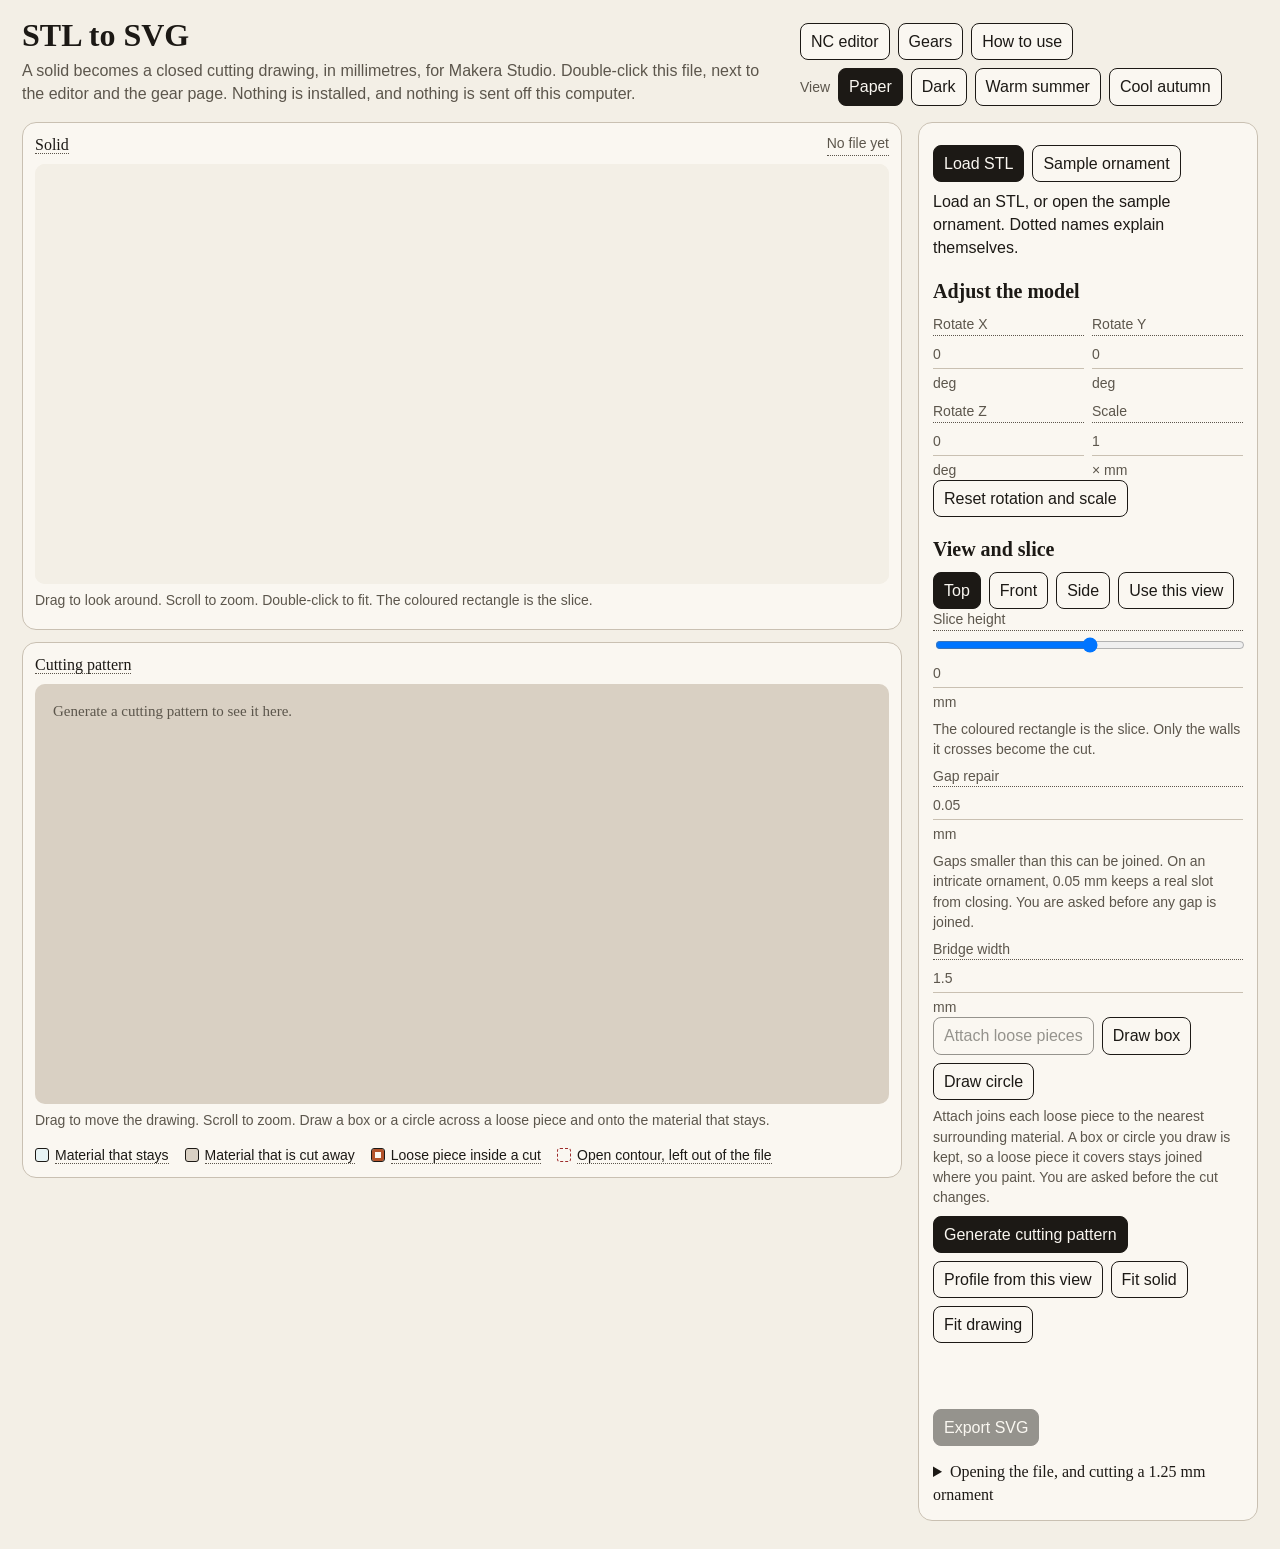
<file: stl-to-svg.html>
<!DOCTYPE html>
<html lang="en">
<head>
  <meta charset="utf-8" />
  <meta name="viewport" content="width=device-width, initial-scale=1" />
  <title>STL to SVG</title>
  <script>
  try {
    var savedTheme = localStorage.getItem("gyg-theme");
    if (savedTheme === "dark" || savedTheme === "summer" || savedTheme === "autumn") {
      document.documentElement.dataset.theme = savedTheme;
    }
  } catch (e) {}
  </script>
  <link rel="stylesheet" href="stl-to-svg/app.css" />
</head>
<body>
  <header>
    <div class="title">
      <h1>STL to SVG</h1>
      <p>A solid becomes a closed cutting drawing, in millimetres, for Makera Studio. Double-click this file, next to the editor and the gear page. Nothing is installed, and nothing is sent off this computer.</p>
    </div>
    <nav>
      <a href="index.html">NC editor</a>
      <a href="giving-you-the-gears.html">Gears</a>
      <a href="docs.html#cut-svg">How to use</a>
      <span class="views" role="group" aria-label="Screen">
        <span class="label">View</span>
        <button type="button" class="ask" data-theme="paper" data-tip="The warm drawing-sheet colours." aria-pressed="true">Paper</button>
        <button type="button" class="ask" data-theme="dark" data-tip="A dark sheet for a dim room. The cutting drawing keeps pale material on a dark ground." aria-pressed="false">Dark</button>
        <button type="button" class="ask" data-theme="summer" data-tip="A warm yellow sheet." aria-pressed="false">Warm summer</button>
        <button type="button" class="ask" data-theme="autumn" data-tip="A cool grey-blue sheet." aria-pressed="false">Cool autumn</button>
      </span>
    </nav>
  </header>

  <main>
    <section class="stage">
      <figure>
        <figcaption>
          <span class="ask" data-tip="Drag to turn the solid. Scroll to zoom. The coloured rectangle is the slice, and only the walls it crosses become the cut."><span class="name">Solid</span></span>
          <span id="size" class="ask" data-tip="The size of the loaded solid, in millimetres, after rotation and scale. Triangle count is the STL's own mesh.">No file yet</span>
        </figcaption>
        <canvas id="view3d" aria-label="Solid preview"></canvas>
        <p class="hint">Drag to look around. Scroll to zoom. Double-click to fit. The coloured rectangle is the slice.</p>
      </figure>
      <figure>
        <figcaption><span class="ask" data-tip="The closed lines the cutter will follow. Pale is acrylic that stays. The ground colour is cut away."><span class="name">Cutting pattern</span></span></figcaption>
        <canvas id="view2d" aria-label="Cutting pattern preview"></canvas>
        <p class="hint">Drag to move the drawing. Scroll to zoom. Draw a box or a circle across a loose piece and onto the material that stays.</p>
        <ul class="legend">
          <li class="ask" data-tip="Acrylic that stays on the sheet after the cut."><i class="swatch keep"></i><span class="name">Material that stays</span></li>
          <li class="ask" data-tip="The area outside the ornament, and every opening the slice found."><i class="swatch cut"></i><span class="name">Material that is cut away</span></li>
          <li class="ask" data-tip="A closed piece sitting inside a cut. Once that opening is machined, this piece is no longer held."><i class="swatch loose"></i><span class="name">Loose piece inside a cut</span></li>
          <li class="ask" data-tip="A line that does not close. It is drawn dashed and left out of the SVG."><i class="swatch open"></i><span class="name">Open contour, left out of the file</span></li>
        </ul>
      </figure>
    </section>

    <section class="panel">
      <div class="actions">
        <button type="button" class="primary ask" id="load" data-tip="Open a binary or ASCII STL from this computer. One unit in the file is treated as one millimetre.">Load STL</button>
        <button type="button" class="ask" id="sample" data-tip="A 50 mm disk, 1.25 mm thick. It has a through hole, a loose inner disk, and a recess that does not go through. Use it to learn the slice before you load your own ornament.">Sample ornament</button>
        <input id="file" type="file" accept=".stl,.STL,model/stl" hidden />
      </div>
      <p id="sample-note" class="note" hidden></p>
      <p id="status" class="status">Load an STL, or open the sample ornament. Dotted names explain themselves when you hover them.</p>

      <h2>Adjust the model</h2>
      <div class="grid">
        <label class="ask" data-tip="Turns the solid about its width. The slice stays level until you press Use this view.">
          <span class="name">Rotate X</span>
          <input id="rx" type="number" value="0" step="1" /> <span>deg</span>
        </label>
        <label class="ask" data-tip="Turns the solid about its depth. The slice stays level until you press Use this view.">
          <span class="name">Rotate Y</span>
          <input id="ry" type="number" value="0" step="1" /> <span>deg</span>
        </label>
        <label class="ask" data-tip="Turns the solid in the sheet, the way a part spins flat on the table.">
          <span class="name">Rotate Z</span>
          <input id="rz" type="number" value="0" step="1" /> <span>deg</span>
        </label>
        <label class="ask" data-tip="1 keeps the STL's own millimetres. 2 doubles every size. The exported drawing uses the scaled size.">
          <span class="name">Scale</span>
          <input id="scale" type="number" value="1" min="0.001" step="0.01" /> <span>× mm</span>
        </label>
      </div>
      <button type="button" class="ask" id="reset" data-tip="Puts rotation back to zero and scale back to 1. The slice returns to the middle.">Reset rotation and scale</button>

      <h2>View and slice</h2>
      <div class="row" role="group" aria-label="Viewing direction">
        <button type="button" class="ask" data-view="top" data-tip="Looks down on the sheet. For a flat 1.25 mm ornament this is the cut you want. The slice goes through the thickness." aria-pressed="true">Top</button>
        <button type="button" class="ask" data-view="front" data-tip="Looks at the front edge, with height running up the screen. Use it when the part should be cut from the front." aria-pressed="false">Front</button>
        <button type="button" class="ask" data-view="side" data-tip="Looks at the side edge. The slice is vertical through the part." aria-pressed="false">Side</button>
        <button type="button" class="ask" id="use-view" data-tip="After you drag the solid, this locks the direction to the way you are looking. Generate takes a slice there. Profile from this view takes the whole outline.">Use this view</button>
      </div>
      <label class="ask slice" data-tip="Slides the cutting plane through the solid. The middle of a 1.25 mm sheet keeps through holes and leaves out a recess that does not go through.">
        <span class="name">Slice height</span>
        <input id="slice" type="range" min="0" max="1000" value="500" />
        <input id="slice-mm" type="number" step="0.001" value="0" aria-label="Slice height in millimetres" /> <span>mm</span>
      </label>
      <p id="thickness" class="note">The coloured rectangle is the slice. Only the walls it crosses become the cut.</p>
      <label class="ask" data-tip="Open ends closer than this can be joined. You are asked before anything changes. On an intricate ornament, 0.05 mm keeps a real slot from closing.">
        <span class="name">Gap repair</span>
        <input id="tolerance" type="number" min="0" max="5" step="0.01" value="0.05" /> <span>mm</span>
      </label>
      <p class="note">Gaps smaller than this can be joined. On an intricate ornament, 0.05 mm keeps a real slot from closing. You are asked before any gap is joined.</p>
      <label class="ask" data-tip="Width of the strip that holds a loose piece onto the surrounding material. A wider strip is stronger and closes more of the opening. You are asked before the cut changes.">
        <span class="name">Bridge width</span>
        <input id="bridge" type="number" min="0.2" max="30" step="0.1" value="1.5" /> <span>mm</span>
      </label>
      <div class="row" role="group" aria-label="Attach loose pieces">
        <button type="button" class="ask" id="attach" data-tip="Joins every loose piece to the nearest surrounding material with a strip of the bridge width. The strip is kept, so the piece stays on the part. You are asked before the cut changes." disabled>Attach loose pieces</button>
        <button type="button" class="ask" id="tool-box" data-tool="box" data-tip="Drag a box on the cutting drawing. Start on the loose piece and finish on the material that stays. The inside of the box is kept." aria-pressed="false">Draw box</button>
        <button type="button" class="ask" id="tool-circle" data-tool="circle" data-tip="Drag a circle on the cutting drawing. The centre is where you press, and the rim follows the pointer. Cover the gap and the material that stays." aria-pressed="false">Draw circle</button>
        <button type="button" class="ask" id="undo-attach" data-tip="Puts the cutting drawing back to the way it was before the last attach." hidden>Undo attach</button>
      </div>
      <p class="note">Attach joins each loose piece to the nearest surrounding material. A box or circle you draw is kept, so a loose piece it covers stays joined where you paint. You are asked before the cut changes.</p>

      <div class="actions">
        <button type="button" class="primary ask" id="generate" data-tip="Builds the cutting drawing from the current slice. Closed lines can be exported. Open lines stay dashed and are left out.">Generate cutting pattern</button>
        <button type="button" class="ask" id="profile" data-tip="The outline of the whole solid from the direction you are facing. A hole stays only where you can see straight through. A recess that stops partway is filled in. Drag the solid and press Use this view first if this look should be the direction.">Profile from this view</button>
        <button type="button" class="ask" id="fit3" data-tip="Frames the solid in the preview.">Fit solid</button>
        <button type="button" class="ask" id="fit2" data-tip="Frames the cutting drawing. You can also drag it and scroll to zoom.">Fit drawing</button>
      </div>
      <p id="report" class="report"></p>
      <button type="button" class="primary ask" id="export" data-tip="Saves an SVG. Every path is closed. The width and height are millimetres, and 1 unit is 1 mm. In Makera Studio, check that the imported width matches the size shown here." disabled>Export SVG</button>

      <details>
        <summary>Opening the file, and cutting a 1.25 mm ornament</summary>
        <ol>
          <li>Double-click <code>stl-to-svg.html</code> in the same folder as the NC editor. The page opens from the disk. There is no server and no library to install.</li>
          <li>Press Load STL, or press Sample ornament. The sample is a 50 mm disk, 1.25 mm thick, with a through hole, a loose inner disk, and a recess that does not go through.</li>
          <li>Press Top for a sheet lying flat. Front and Side look at the edge. Drag the solid, then press Use this view if the slice should follow that look.</li>
          <li>Leave the slice in the middle of a 1.25 mm sheet. A through hole stays. A shallow recess disappears. Slide the plane near the top and generate again to see the recess become an opening.</li>
          <li>Press Profile from this view for the outline of the whole solid in that direction. A hole stays where you can see straight through. A recess that stops partway is filled in. The slice height is not used.</li>
          <li>Press Generate cutting pattern. Pale is the acrylic that stays. The ground colour is what the cutter removes. The loose colour is a piece that will come loose.</li>
          <li>If gaps are listed, read the warning. Repair only if those gaps are breaks in the outline, not slots you want to keep.</li>
          <li>A loose piece can be joined to the rest. Attach loose pieces uses a strip of the bridge width at the nearest gap. Draw box or Draw circle to paint the place yourself, from the loose piece onto the material that stays. The page asks before the cut changes. Generate again starts over from the slice.</li>
          <li>Press Export SVG. Every path in the file is closed. The width and height are millimetres, and 1 unit in the file is 1 mm. In Makera Studio, check that the imported width matches the size shown here before you cut.</li>
        </ol>
        <p>Hover a dotted name for a short explanation. Paper, Dark, Warm summer, and Cool autumn are the same drawing in other colours. The path is the centre of the cut. The file does not offset for a bit. This page writes an SVG. It does not write an NC file, and it does not run the machine.</p>
      </details>
    </section>
  </main>

  <div id="floater" hidden></div>

  <div id="warn" class="modal" hidden>
    <div class="card" role="dialog" aria-labelledby="warn-title">
      <h2 id="warn-title">Repair these gaps?</h2>
      <p id="warn-text"></p>
      <ul id="warn-list"></ul>
      <div class="actions">
        <button type="button" class="primary" id="warn-repair">Repair gaps</button>
        <button type="button" id="warn-skip">Leave them open</button>
      </div>
    </div>
  </div>

  <div id="attach-warn" class="modal" hidden>
    <div class="card" role="dialog" aria-labelledby="attach-title">
      <h2 id="attach-title">Attach this loose piece?</h2>
      <p id="attach-text"></p>
      <ul id="attach-list"></ul>
      <div class="actions">
        <button type="button" class="primary" id="attach-go">Attach</button>
        <button type="button" id="attach-cancel">Leave it loose</button>
      </div>
    </div>
  </div>

  <div id="export-warn" class="modal" hidden>
    <div class="card" role="dialog" aria-labelledby="export-title">
      <h2 id="export-title">Export the closed cuts?</h2>
      <p id="export-text"></p>
      <div class="actions">
        <button type="button" class="primary" id="export-go">Export closed paths</button>
        <button type="button" id="export-cancel">Cancel</button>
      </div>
    </div>
  </div>

  <script src="stl-to-svg/js/stl.js"></script>
  <script src="stl-to-svg/js/geom.js"></script>
  <script src="stl-to-svg/js/slice.js"></script>
  <script src="stl-to-svg/js/profile.js"></script>
  <script src="stl-to-svg/js/contour.js"></script>
  <script src="stl-to-svg/js/bridge.js"></script>
  <script src="stl-to-svg/js/sample.js"></script>
  <script src="stl-to-svg/js/svg.js"></script>
  <script src="stl-to-svg/js/preview3d.js"></script>
  <script src="stl-to-svg/js/preview2d.js?v=4"></script>
  <script src="stl-to-svg/js/app.js?v=5"></script>
</body>
</html>
</file>
<file: app.css>
:root {
  --bg: #14120e;
  --bg-2: #1c1914;
  --panel: #221f19;
  --line: #3a342a;
  --text: #f3efe4;
  --muted: #a39886;
  --amber: #f0a202;
  --amber-ink: #2a1c00;
  --ok: #b7c77a;
  --shadow: 0 18px 50px rgba(0, 0, 0, 0.28);
  color-scheme: dark;
}

* { box-sizing: border-box; }

html, body {
  margin: 0;
  height: 100%;
  background:
    radial-gradient(900px 420px at 12% -10%, rgba(240, 162, 2, 0.09), transparent 55%),
    var(--bg);
  color: var(--text);
  font-family: Bahnschrift, "Segoe UI Variable", "Segoe UI", sans-serif;
  font-variant-numeric: tabular-nums;
}

body {
  min-height: 100vh;
  display: grid;
  grid-template-rows: 72px minmax(0, 1fr) 88px;
}

button, input, select { font: inherit; color: inherit; }

button {
  background: #2a261f;
  border: 1px solid var(--line);
  border-radius: 999px;
  padding: 0.45rem 0.85rem;
  cursor: pointer;
}

button:hover:not(:disabled) { border-color: #6d624f; }

button:disabled { opacity: 0.45; cursor: default; }

button:focus-visible, input:focus-visible, select:focus-visible {
  outline: 2px solid var(--amber);
  outline-offset: 2px;
}

.primary {
  background: var(--amber);
  color: var(--amber-ink);
  border-color: #c98a05;
  font-weight: 650;
}

.primary:hover:not(:disabled) { background: #ffb31a; }

.top {
  display: flex;
  align-items: center;
  gap: 1.25rem;
  padding: 0 1.1rem;
  border-bottom: 1px solid var(--line);
}

.brand {
  display: flex;
  align-items: center;
  gap: 0.75rem;
  flex: 0 0 auto;
}

.brand strong {
  display: block;
  letter-spacing: 0.01em;
  white-space: nowrap;
  font-size: 1.02rem;
}

.brand em {
  display: block;
  margin-top: 0.1rem;
  color: var(--muted);
  font-style: normal;
  font-size: 0.82rem;
}

.mark {
  width: 42px;
  height: 42px;
  display: grid;
  place-items: center;
  border-radius: 10px;
  background: var(--amber);
  color: var(--amber-ink);
  font-weight: 720;
  letter-spacing: 0.04em;
}

.filemeta {
  margin: 0;
  flex: 1;
  color: var(--muted);
  white-space: nowrap;
  overflow: hidden;
  text-overflow: ellipsis;
}

a.doclink {
  flex: 0 0 auto;
  color: var(--amber);
  text-decoration: none;
  border: 1px solid var(--line);
  border-radius: 999px;
  padding: 0.45rem 0.85rem;
  background: #2a261f;
  white-space: nowrap;
}

a.doclink:hover { border-color: #6d624f; }

main {
  min-height: 0;
  display: grid;
  grid-template-columns: minmax(0, 1fr) 340px;
}

.stage {
  position: relative;
  min-height: 0;
  margin: 0.75rem 0 0.75rem 0.75rem;
  border: 1px solid var(--line);
  border-radius: 18px;
  overflow: hidden;
  background: #100e0b;
  box-shadow: var(--shadow);
  touch-action: none;
  cursor: grab;
}

.stage.dragging { cursor: grabbing; }
.stage.placing { cursor: crosshair; }

.stage canvas {
  position: absolute;
  inset: 0;
  width: 100%;
  height: 100%;
  pointer-events: none;
}

.viewbar {
  position: absolute;
  z-index: 2;
  top: 12px;
  left: 12px;
  display: flex;
  gap: 0.4rem;
  align-items: center;
}

.seg {
  display: flex;
  padding: 3px;
  border-radius: 999px;
  background: rgba(20, 18, 14, 0.82);
  border: 1px solid var(--line);
}

.seg button {
  border: 0;
  background: transparent;
  border-radius: 999px;
}

.seg button[aria-pressed="true"],
#pathsBtn[aria-pressed="true"],
#rapidsBtn[aria-pressed="true"],
#stockBtn[aria-pressed="true"],
#rotaryBtn[aria-pressed="true"] {
  background: #3a3224;
  color: var(--text);
}

.viewbar > button {
  background: rgba(20, 18, 14, 0.82);
}

#rotaryBtn[hidden] { display: none !important; }

.facebar {
  position: absolute;
  z-index: 2;
  right: 12px;
  top: 168px;
  display: flex;
  flex-direction: column;
  gap: 0.35rem;
}
.facebar[hidden] { display: none !important; }
.facebar button {
  background: rgba(20, 18, 14, 0.82);
  min-width: 4.4rem;
  padding: 0.32rem 0.6rem;
  font-size: 0.82rem;
}
.facebar button[aria-pressed="true"] {
  background: #3a3224;
  color: var(--text);
}

.legend {
  position: absolute;
  z-index: 2;
  top: 12px;
  right: 12px;
  display: grid;
  grid-template-rows: auto 84px auto;
  justify-items: center;
  gap: 0.25rem;
  padding: 0.45rem 0.4rem;
  border-radius: 12px;
  background: rgba(20, 18, 14, 0.82);
  border: 1px solid var(--line);
  font-size: 0.75rem;
  color: var(--muted);
}

.legend i {
  width: 8px;
  border-radius: 99px;
  background: linear-gradient(#a3c07a, #ed7238);
}

.legend em { font-style: normal; letter-spacing: 0.08em; }

.shapenote {
  position: absolute;
  z-index: 2;
  left: 12px;
  right: 12px;
  bottom: 12px;
  margin: 0;
  padding: 0.4rem 0.7rem;
  border-radius: 8px;
  background: rgba(20, 18, 14, 0.86);
  border: 1px solid var(--line);
  color: var(--text);
  font-size: 12.5px;
  line-height: 1.4;
  white-space: normal;
}

.shapenote[hidden] { display: none !important; }

.empty {
  position: absolute;
  z-index: 1;
  left: 7%;
  right: 7%;
  top: 46%;
  transform: translateY(-50%);
  max-width: 680px;
  pointer-events: none;
}

.kicker {
  margin: 0 0 0.4rem;
  color: var(--amber);
  letter-spacing: 0.14em;
  text-transform: uppercase;
  font-size: 0.75rem;
}

.empty h1 {
  margin: 0 0 0.8rem;
  font-size: 1.85rem;
  font-weight: 620;
  letter-spacing: -0.03em;
  line-height: 1.15;
}

.empty ol {
  margin: 0;
  padding-left: 1.2rem;
  color: var(--muted);
  line-height: 1.55;
}

.empty span {
  color: var(--text);
  font-family: "Cascadia Mono", Consolas, monospace;
  font-size: 0.92em;
}

.loading {
  position: absolute;
  z-index: 3;
  inset: 0;
  display: grid;
  place-items: center;
  background: rgba(16, 14, 11, 0.72);
}

.legend[hidden],
.loading[hidden],
.empty[hidden] { display: none !important; }

.loading div { width: min(420px, 80%); text-align: center; }

.loading strong { display: block; margin-bottom: 0.8rem; }

.loading em {
  display: block;
  margin-top: 0.55rem;
  color: var(--muted);
  font-style: normal;
}

.bar {
  height: 6px;
  border-radius: 99px;
  background: #3a342a;
  overflow: hidden;
}

.bar span {
  display: block;
  height: 100%;
  width: 0%;
  background: var(--amber);
}

aside {
  min-height: 0;
  overflow: auto;
  padding: 0.9rem 1rem 1.2rem;
  display: flex;
  flex-direction: column;
  gap: 1rem;
}

aside section { display: flex; flex-direction: column; gap: 0.45rem; }

h2 {
  margin: 0;
  color: var(--muted);
  font-size: 0.72rem;
  font-weight: 650;
  letter-spacing: 0.14em;
  text-transform: uppercase;
}

.jobname {
  margin: 0;
  font-size: 1.02rem;
  line-height: 1.3;
  word-break: break-word;
}

.quiet {
  margin: 0;
  color: var(--muted);
  line-height: 1.45;
  font-size: 0.92rem;
}

.paths { list-style: none; margin: 0.2rem 0 0; padding: 0; display: flex; flex-direction: column; gap: 0.3rem; }

.pathrow { display: flex; align-items: center; gap: 0.4rem; }

.pathrow input { width: auto; flex: none; margin: 0; }

.paths button {
  width: 100%;
  text-align: left;
  border-radius: 10px;
  padding: 0.4rem 0.6rem;
  white-space: nowrap;
  overflow: hidden;
  text-overflow: ellipsis;
}

.pathrow button { flex: 1; min-width: 0; }

.paths button.active {
  border-color: var(--amber);
  color: var(--amber);
}

.percent-row {
  display: flex;
  align-items: flex-end;
  justify-content: space-between;
  gap: 0.75rem;
}

.percent {
  margin: 0;
  font-size: 3.1rem;
  line-height: 0.85;
  letter-spacing: -0.04em;
}

.percent span { font-size: 1.1rem; color: var(--muted); margin-left: 0.15rem; }

.goto {
  display: flex;
  align-items: center;
  gap: 0.35rem;
  color: var(--muted);
  font-size: 0.85rem;
}

input[type="number"], input[type="text"], select {
  background: #16130f;
  border: 1px solid var(--line);
  border-radius: 8px;
  padding: 0.35rem 0.45rem;
}

.goto input { width: 4.6rem; }

.times, .dro {
  display: grid;
  gap: 0.35rem 0.8rem;
  margin: 0.2rem 0 0;
}

.times { grid-template-columns: 1fr 1fr; }

.dro { grid-template-columns: repeat(3, 1fr); }

.times div, .dro div {
  background: var(--bg-2);
  border-radius: 10px;
  padding: 0.4rem 0.55rem;
}

dt { color: var(--muted); font-size: 0.72rem; letter-spacing: 0.08em; }

dd { margin: 0.15rem 0 0; font-size: 1.05rem; }

.toolrow, .line { margin: 0; color: var(--muted); }

.gcode {
  margin: 0;
  min-height: 2.6rem;
  padding: 0.45rem 0.55rem;
  border-radius: 8px;
  background: #100e0b;
  color: var(--ok);
  font-family: "Cascadia Mono", Consolas, monospace;
  font-size: 0.78rem;
  white-space: pre-wrap;
  word-break: break-all;
}

.fname { display: flex; flex-direction: column; gap: 0.3rem; color: var(--muted); font-size: 0.85rem; }

.fname input { width: 100%; }

.texty {
  justify-self: start;
  width: fit-content;
  background: transparent;
  border: 0;
  padding: 0;
  color: var(--amber);
  border-radius: 0;
}

.savebtn { margin-top: 0.2rem; padding: 0.7rem 1rem; }

.status { min-height: 1.2em; margin: 0; color: var(--ok); }

.fields {
  display: grid;
  grid-template-columns: 1fr 1fr;
  gap: 0.45rem 0.55rem;
}

.fields label {
  display: flex;
  flex-direction: column;
  gap: 0.22rem;
  color: var(--muted);
  font-size: 0.78rem;
}

.hinted {
  width: fit-content;
  border-bottom: 1px dotted rgba(163, 152, 134, 0.85);
  cursor: help;
}

.threadbtn {
  width: 100%;
  border-radius: 12px;
  border-color: #8a6a2e;
  color: var(--amber);
}

.threadbtn[hidden] { display: none !important; }

.scrim {
  position: fixed;
  inset: 0;
  z-index: 60;
  display: grid;
  place-items: center;
  padding: 1rem;
  background: rgba(8, 7, 5, 0.72);
}

.scrim[hidden] { display: none !important; }

.sheet {
  width: min(520px, 100%);
  max-height: min(92vh, 820px);
  overflow: auto;
  padding: 1rem 1rem 1.1rem;
  border: 1px solid var(--line);
  border-radius: 16px;
  background: var(--panel);
  box-shadow: var(--shadow);
  display: flex;
  flex-direction: column;
  gap: 0.75rem;
}

.sheet-head {
  display: flex;
  align-items: center;
  justify-content: space-between;
  gap: 0.75rem;
}

.sheet h2 {
  margin: 0;
  color: var(--text);
  font-size: 1.2rem;
  letter-spacing: 0;
  text-transform: none;
}

.callout {
  margin: 0;
  padding: 0.7rem 0.75rem;
  border: 1px solid #6d5a32;
  border-radius: 10px;
  background: #2a2418;
  color: var(--text);
  font-size: 0.9rem;
  line-height: 1.45;
}

.sheet .span { grid-column: 1 / -1; }

.hintpop {
  position: fixed;
  z-index: 80;
  width: min(280px, calc(100vw - 20px));
  padding: 0.7rem 0.8rem 0.75rem;
  border: 1px solid #6d5a32;
  border-radius: 12px;
  background: #2a2418;
  box-shadow: var(--shadow);
  pointer-events: none;
}

.hintpop[hidden] { display: none !important; }

.hint-title {
  margin: 0 0 0.28rem;
  color: var(--amber);
  font-size: 0.72rem;
  font-weight: 650;
  letter-spacing: 0.12em;
  text-transform: uppercase;
}

.hint-body {
  margin: 0;
  color: var(--text);
  font-size: 0.86rem;
  line-height: 1.45;
}

.fields input,
.fields select { width: 100%; }

.fields .check input { width: auto; flex: none; }

.fields .check {
  flex-direction: row;
  align-items: center;
  gap: 0.4rem;
  grid-column: 1 / -1;
  color: var(--text);
  font-size: 0.88rem;
}

.holelist {
  list-style: none;
  margin: 0.15rem 0 0;
  padding: 0;
  display: flex;
  flex-direction: column;
  gap: 0.25rem;
  max-height: 148px;
  overflow: auto;
}

.holelist button {
  width: 100%;
  display: flex;
  justify-content: space-between;
  border-radius: 8px;
  text-align: left;
}

.holelist button.on {
  border-color: var(--amber);
  color: var(--amber);
}

.mover {
  display: flex;
  flex-direction: column;
  gap: 0.7rem;
  padding: 0.55rem 0.6rem 0.7rem;
  border: 1px solid var(--line);
  border-radius: 12px;
  background: var(--bg-2);
}

.mover[hidden] { display: none !important; }

.patch .seg { width: 100%; }
.patch .seg button { flex: 1; padding: 0.4rem 0.3rem; font-size: 0.82rem; }
#patchClose[hidden] { display: none !important; }
.patch .mover label { display: flex; flex-direction: column; gap: 0.22rem; color: var(--muted); font-size: 0.78rem; }
.patch .mover select { width: 100%; }

.axis {
  display: flex;
  flex-direction: column;
  gap: 0.3rem;
  color: var(--muted);
  font-size: 0.75rem;
  letter-spacing: 0.12em;
}

.axis input[type="range"] {
  width: 100%;
  accent-color: var(--amber);
  padding: 0;
  background: transparent;
  border: 0;
}

.axis input[type="number"] { width: 100%; }

.transport {
  display: grid;
  grid-template-columns: auto auto auto minmax(120px, 1fr) auto;
  grid-template-rows: auto auto;
  gap: 0.55rem 0.6rem;
  align-items: center;
  padding: 0.7rem 0.9rem 0.85rem;
  border-top: 1px solid var(--line);
  background: rgba(20, 18, 14, 0.94);
}

.play {
  width: 48px;
  height: 48px;
  border-radius: 50%;
  background: var(--amber);
  color: var(--amber-ink);
  border-color: #c98a05;
  display: grid;
  place-items: center;
  grid-row: 1 / span 2;
}

.play .glyph {
  width: 0;
  height: 0;
  border-left: 12px solid var(--amber-ink);
  border-top: 8px solid transparent;
  border-bottom: 8px solid transparent;
  margin-left: 3px;
}

.play[data-state="pause"] .glyph {
  width: 12px;
  height: 14px;
  margin: 0;
  border: 0;
  background:
    linear-gradient(var(--amber-ink), var(--amber-ink)) left / 4px 100% no-repeat,
    linear-gradient(var(--amber-ink), var(--amber-ink)) right / 4px 100% no-repeat;
}

#scrub { grid-column: 4; grid-row: 1 / span 2; width: 100%; accent-color: var(--amber); }

.speed { grid-column: 5; grid-row: 1; color: var(--muted); font-size: 0.85rem; display: flex; align-items: center; gap: 0.4rem; }

.hint {
  grid-column: 2 / 4;
  grid-row: 2;
  margin: 0;
  color: var(--muted);
  font-size: 0.78rem;
}

#prevLift, #nextLift { grid-row: 1; }

@media (max-width: 980px) {
  body { grid-template-rows: auto minmax(420px, 1fr) auto auto; height: auto; }
  main { grid-template-columns: 1fr; }
  .stage { height: 58vh; margin-right: 0.75rem; }
  .transport { grid-template-columns: auto auto auto 1fr; }
  .hint { display: none; }
  #scrub { grid-column: 1 / -1; grid-row: 2; }
  .speed { grid-column: 4; grid-row: 1; }
}
</file>
<file: stl-to-svg/app.css>
:root {
  --paper: #f3efe6;
  --sheet: #faf7f1;
  --ink: #1c1915;
  --muted: #5c564c;
  --line: #c9c0b2;
  --keep: #e7f3f4;
  --cut: #d9d0c3;
  --loose: #b4532a;
  --open: #9d2c2c;
  --ok: #1f6b4a;
  --plane: #b83e2e;
  --mesh: #9eb3ba;
  color: var(--ink);
  background: var(--paper);
  color-scheme: light;
  font: 16px/1.45 "Segoe UI", sans-serif;
}
html[data-theme="dark"] {
  --paper: #141311;
  --sheet: #221f1c;
  --ink: #f4efe6;
  --muted: #b3a89c;
  --line: #3c3833;
  --keep: #d5e4e8;
  --cut: #2a2622;
  --loose: #e08a72;
  --open: #ff8f8f;
  --ok: #9dccb4;
  --plane: #e08a72;
  --mesh: #8aa0a8;
  color-scheme: dark;
}
html[data-theme="summer"] {
  --paper: #f6e7c1;
  --sheet: #fff9ee;
  --ink: #3d2c16;
  --muted: #8d6a3e;
  --line: #efd7a8;
  --keep: #fff6e4;
  --cut: #e7d3a8;
  --loose: #d85a2a;
  --open: #a33b28;
  --ok: #2c6a42;
  --plane: #d85a2a;
  --mesh: #c4b49a;
  color-scheme: light;
}
html[data-theme="autumn"] {
  --paper: #c9d3da;
  --sheet: #f2f5f7;
  --ink: #1b2830;
  --muted: #5c6d7a;
  --line: #c5d1d9;
  --keep: #e7f3f4;
  --cut: #b7c5ce;
  --loose: #8e4d5c;
  --open: #8e3b3b;
  --ok: #1d5e5a;
  --plane: #8e4d5c;
  --mesh: #8fa3b0;
  color-scheme: light;
}

* { box-sizing: border-box; }
body { margin: 0; }
button, input { font: inherit; color: inherit; }
h1, h2, figcaption, summary { font-family: Palatino, "Palatino Linotype", serif; }
h1 { font-size: 32px; line-height: 1.1; margin: 0 0 6px; }
h2 { font-size: 20px; margin: 18px 0 8px; }
p { margin: 0.4rem 0; }

header {
  display: flex;
  justify-content: space-between;
  gap: 18px;
  align-items: end;
  padding: 18px 22px 8px;
}
.title { max-width: 760px; }
.title p { color: var(--muted); margin: 0; }
nav { display: flex; gap: 8px; flex-wrap: wrap; }
nav a, button {
  border: 1px solid var(--ink);
  background: var(--sheet);
  border-radius: 8px;
  padding: 6px 10px;
  text-decoration: none;
  color: var(--ink);
  cursor: pointer;
}
button.primary { background: var(--ink); color: var(--sheet); }
button[aria-pressed="true"] { background: var(--ink); color: var(--sheet); }
button:disabled { opacity: 0.45; cursor: default; }

main {
  display: grid;
  grid-template-columns: minmax(0, 1fr) 340px;
  gap: 16px;
  padding: 8px 22px 28px;
  align-items: start;
}
.stage { display: grid; gap: 12px; }
figure {
  margin: 0;
  background: var(--sheet);
  border: 1px solid var(--line);
  border-radius: 14px;
  padding: 10px 12px 12px;
}
figcaption { display: flex; justify-content: space-between; gap: 12px; margin-bottom: 8px; }
#size { color: var(--muted); font-family: "Segoe UI", sans-serif; font-size: 14px; }
canvas {
  display: block;
  width: 100%;
  height: 420px;
  background: var(--paper);
  border-radius: 10px;
  touch-action: none;
}
.hint, .note { color: var(--muted); font-size: 14px; }
.legend { display: flex; flex-wrap: wrap; gap: 12px 16px; list-style: none; padding: 8px 0 0; margin: 0; font-size: 14px; }
.swatch { display: inline-block; width: 14px; height: 14px; border-radius: 3px; margin-right: 6px; vertical-align: -2px; border: 1px solid var(--ink); }
.swatch.keep { background: var(--keep); }
.swatch.cut { background: var(--cut); }
.swatch.loose { background: var(--sheet); box-shadow: inset 0 0 0 3px var(--loose); }
.swatch.open { background: var(--sheet); border-style: dashed; border-color: var(--open); }
.ask .name, button.ask, #size { cursor: help; }
#size { border-bottom: 1px dotted var(--muted); }
.ask .name { border-bottom: 1px dotted var(--muted); }
#floater {
  position: fixed;
  z-index: 40;
  width: min(320px, calc(100vw - 16px));
  max-height: min(220px, 40vh);
  overflow: hidden;
  background: var(--sheet);
  color: var(--ink);
  border: 1px solid var(--ink);
  border-radius: 8px;
  padding: 8px 10px;
  font-size: 13px;
  line-height: 1.45;
  pointer-events: none;
}
#floater[hidden] { display: none; }
.views { display: flex; flex-wrap: wrap; gap: 8px; align-items: center; }
.views span.label { color: var(--muted); font-size: 14px; border: 0; background: transparent; padding: 0; }

.panel {
  background: var(--sheet);
  border: 1px solid var(--line);
  border-radius: 14px;
  padding: 14px;
}
.actions { display: flex; flex-wrap: wrap; gap: 8px; margin: 8px 0; }
.grid { display: grid; grid-template-columns: 1fr 1fr; gap: 8px; }
label { display: grid; gap: 4px; font-size: 14px; color: var(--muted); }
label input[type="number"] {
  width: 100%;
  border: none;
  border-bottom: 1px solid var(--line);
  background: transparent;
  padding: 4px 0;
}
.row { display: flex; flex-wrap: wrap; gap: 8px; }
.slice input[type="range"] { width: 100%; }
.report { min-height: 3.2em; }
.status.ok { color: var(--ok); }
.status.bad { color: var(--open); }
details { margin-top: 14px; }
summary { cursor: pointer; }
details ol { padding-left: 1.2rem; }
code { font-family: Consolas, monospace; font-size: 0.92em; }

.modal {
  position: fixed;
  inset: 0;
  background: rgba(28, 25, 21, 0.38);
  display: grid;
  place-items: center;
  padding: 20px;
}
.modal[hidden] { display: none; }
.card {
  width: min(460px, 100%);
  background: var(--sheet);
  border-radius: 14px;
  padding: 16px 18px;
  border: 1px solid var(--line);
}
.card ul { margin: 8px 0; }

@media (max-width: 980px) {
  header { flex-direction: column; align-items: start; }
  main { grid-template-columns: 1fr; }
  canvas { height: 320px; }
}
</file>
